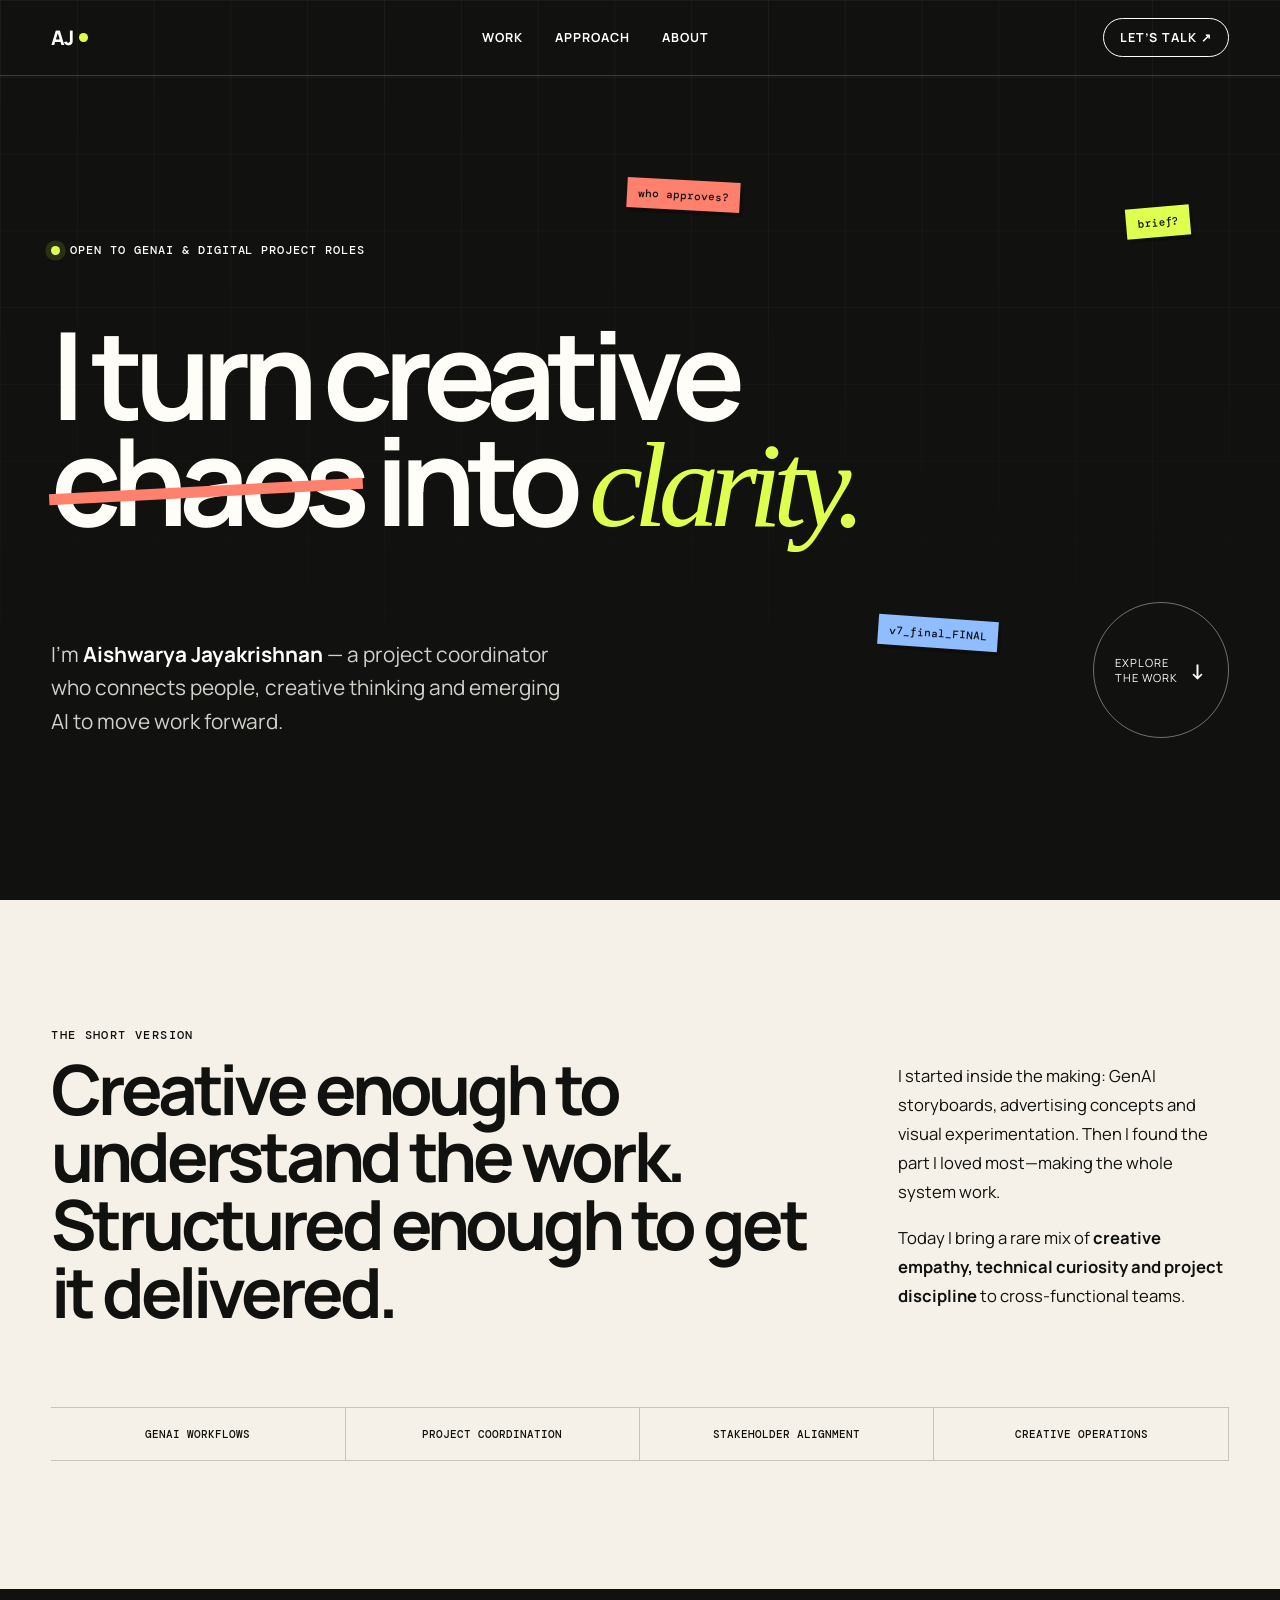
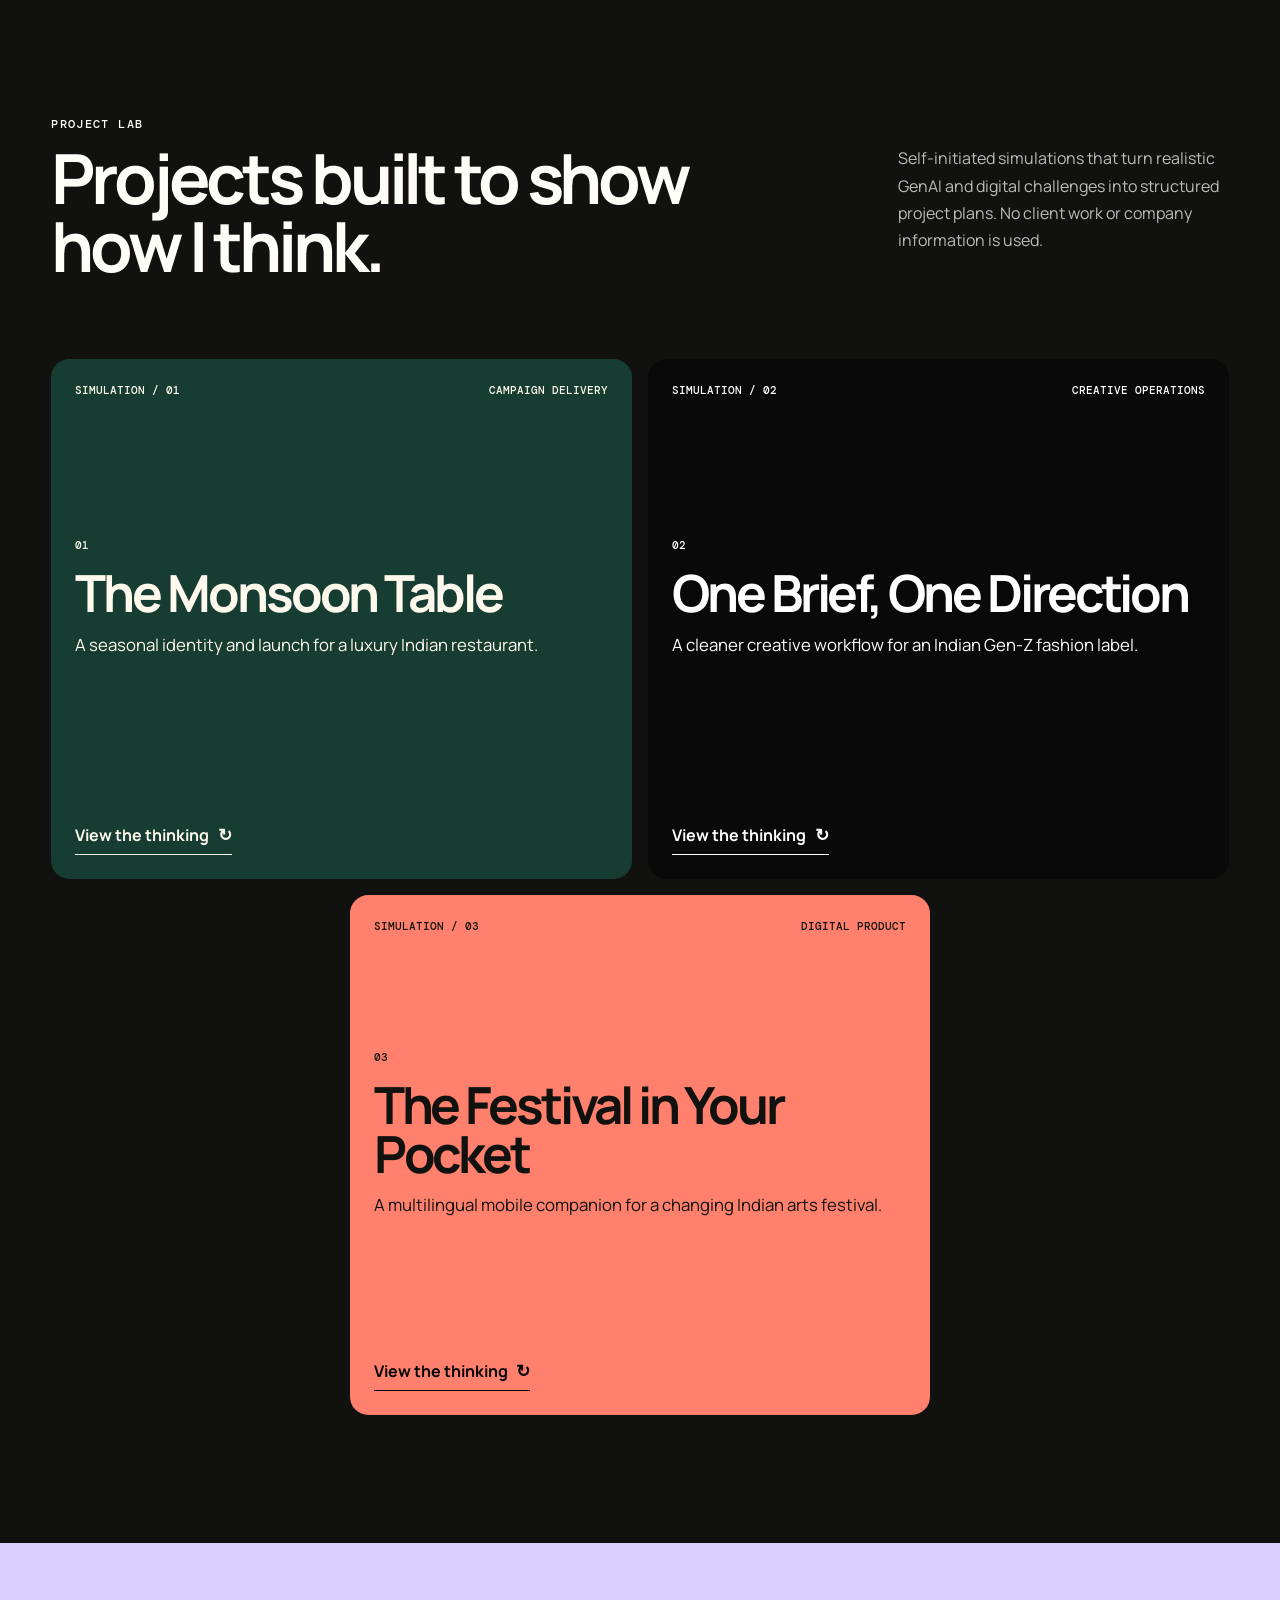
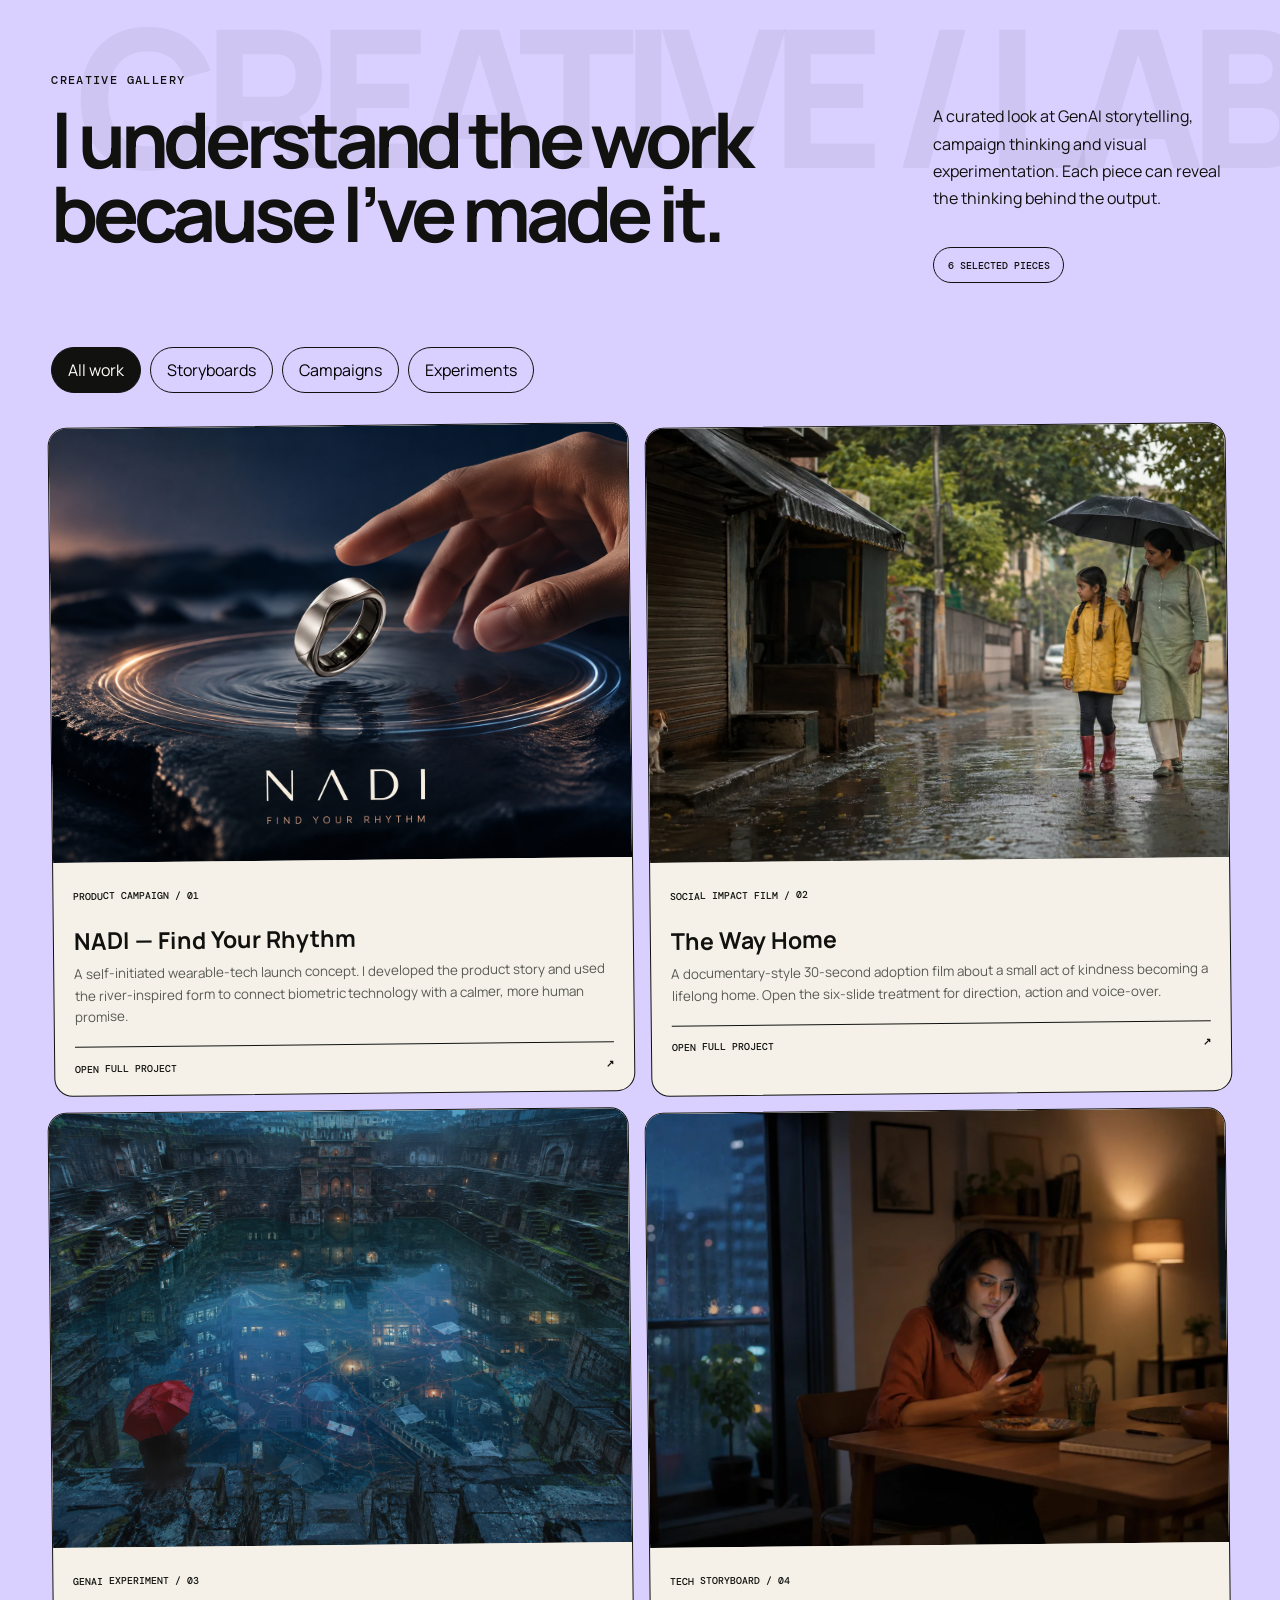
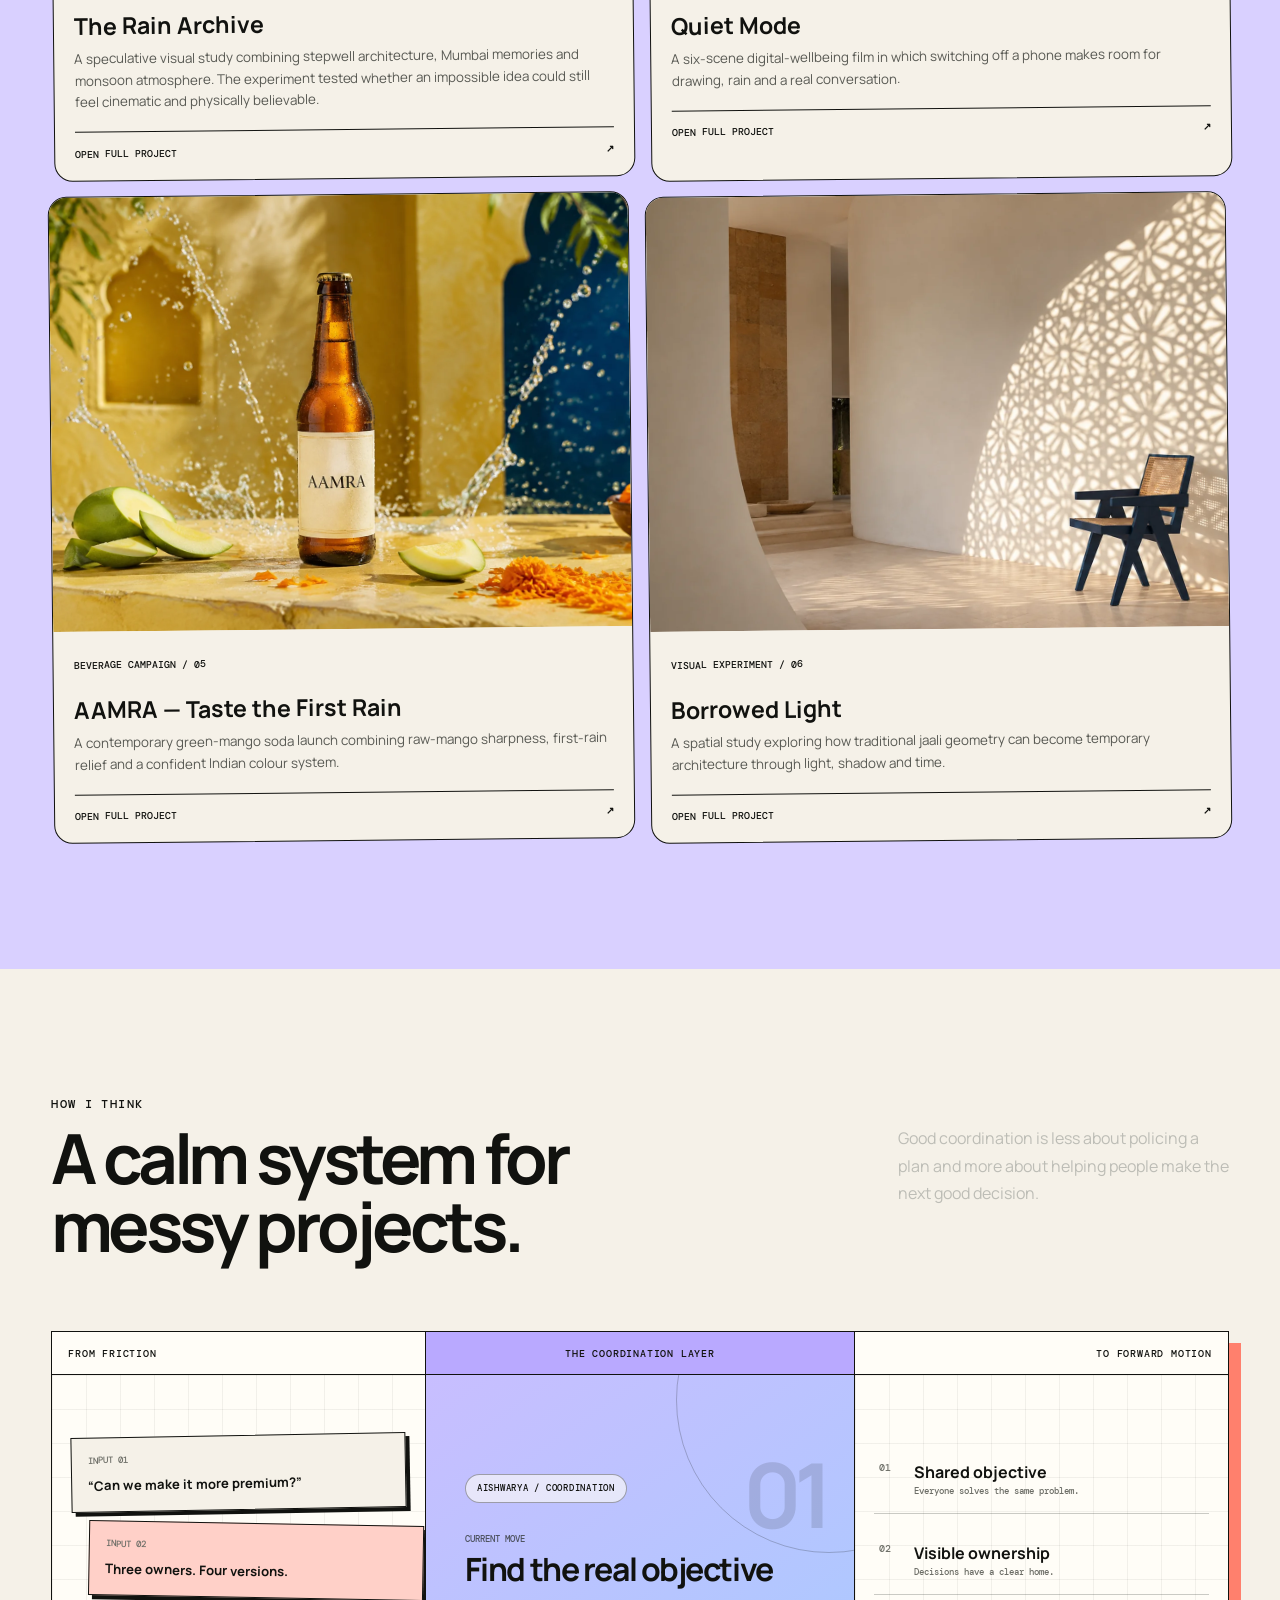
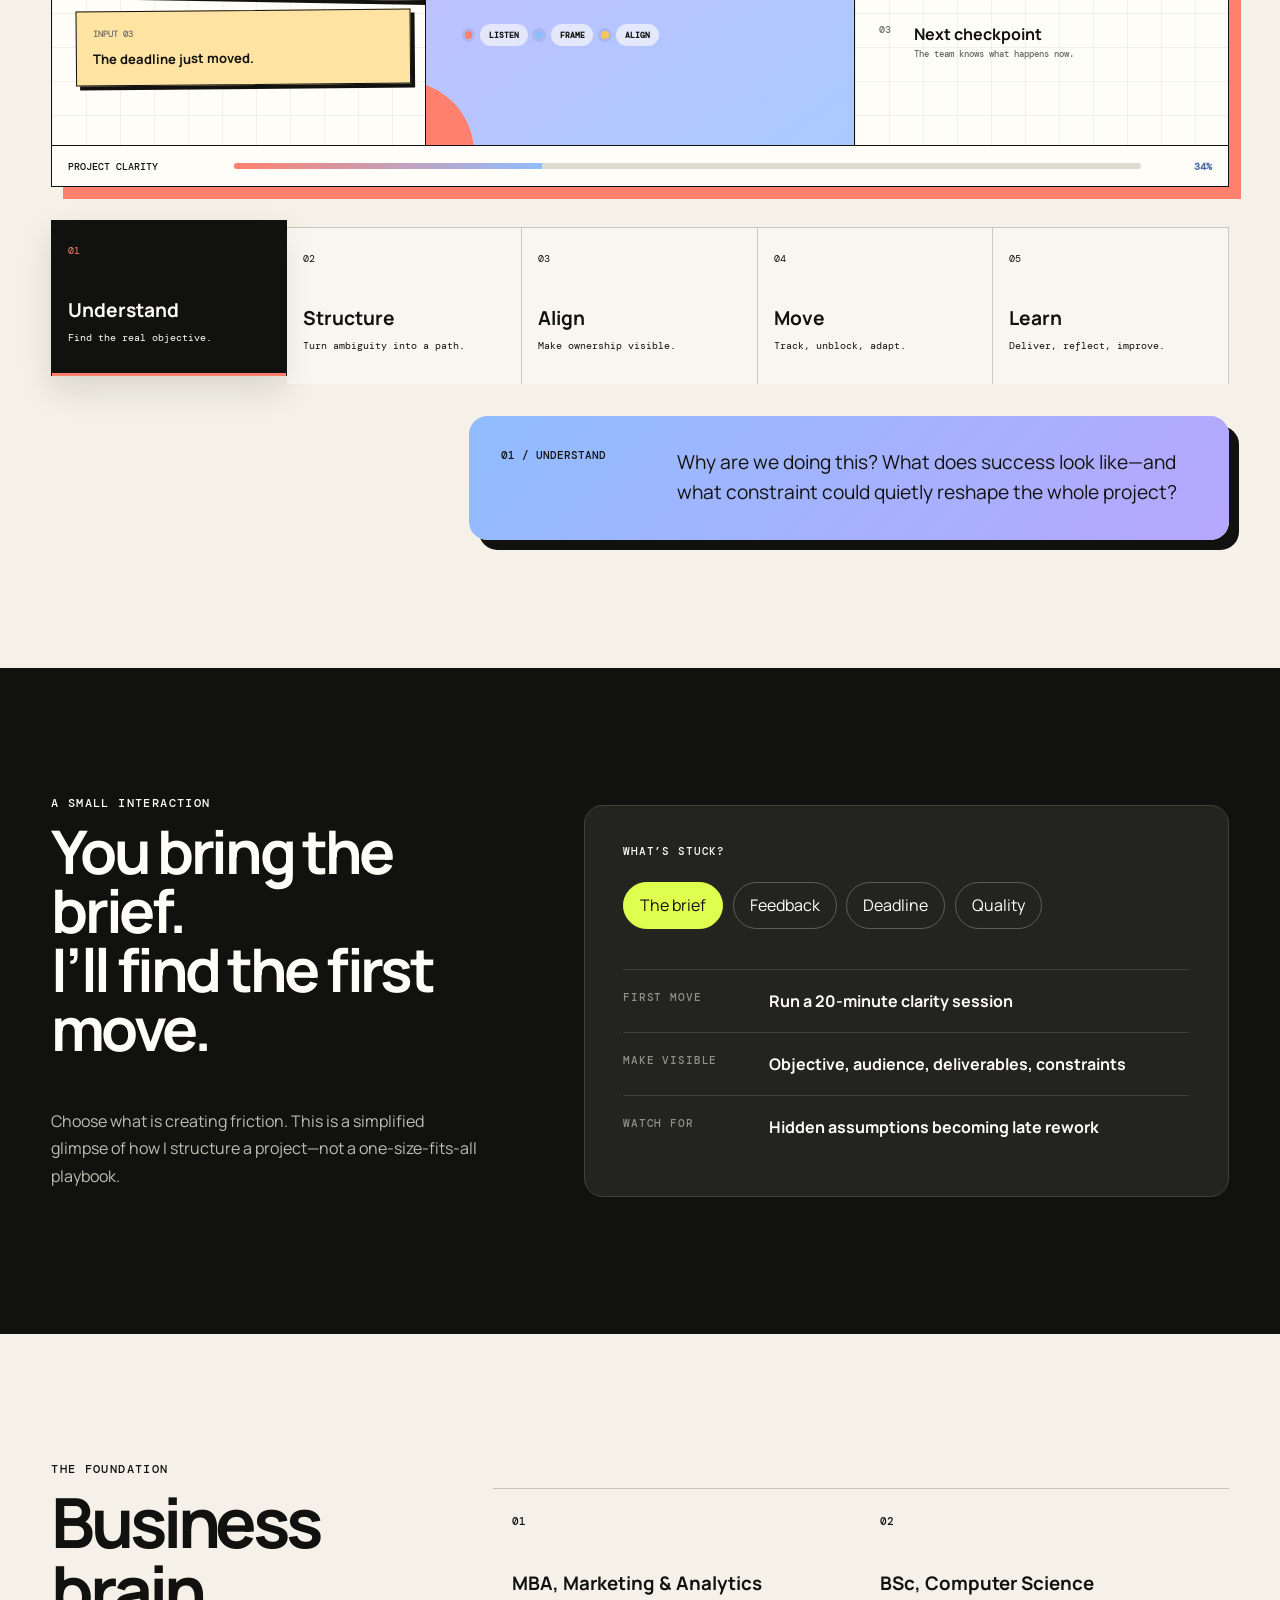
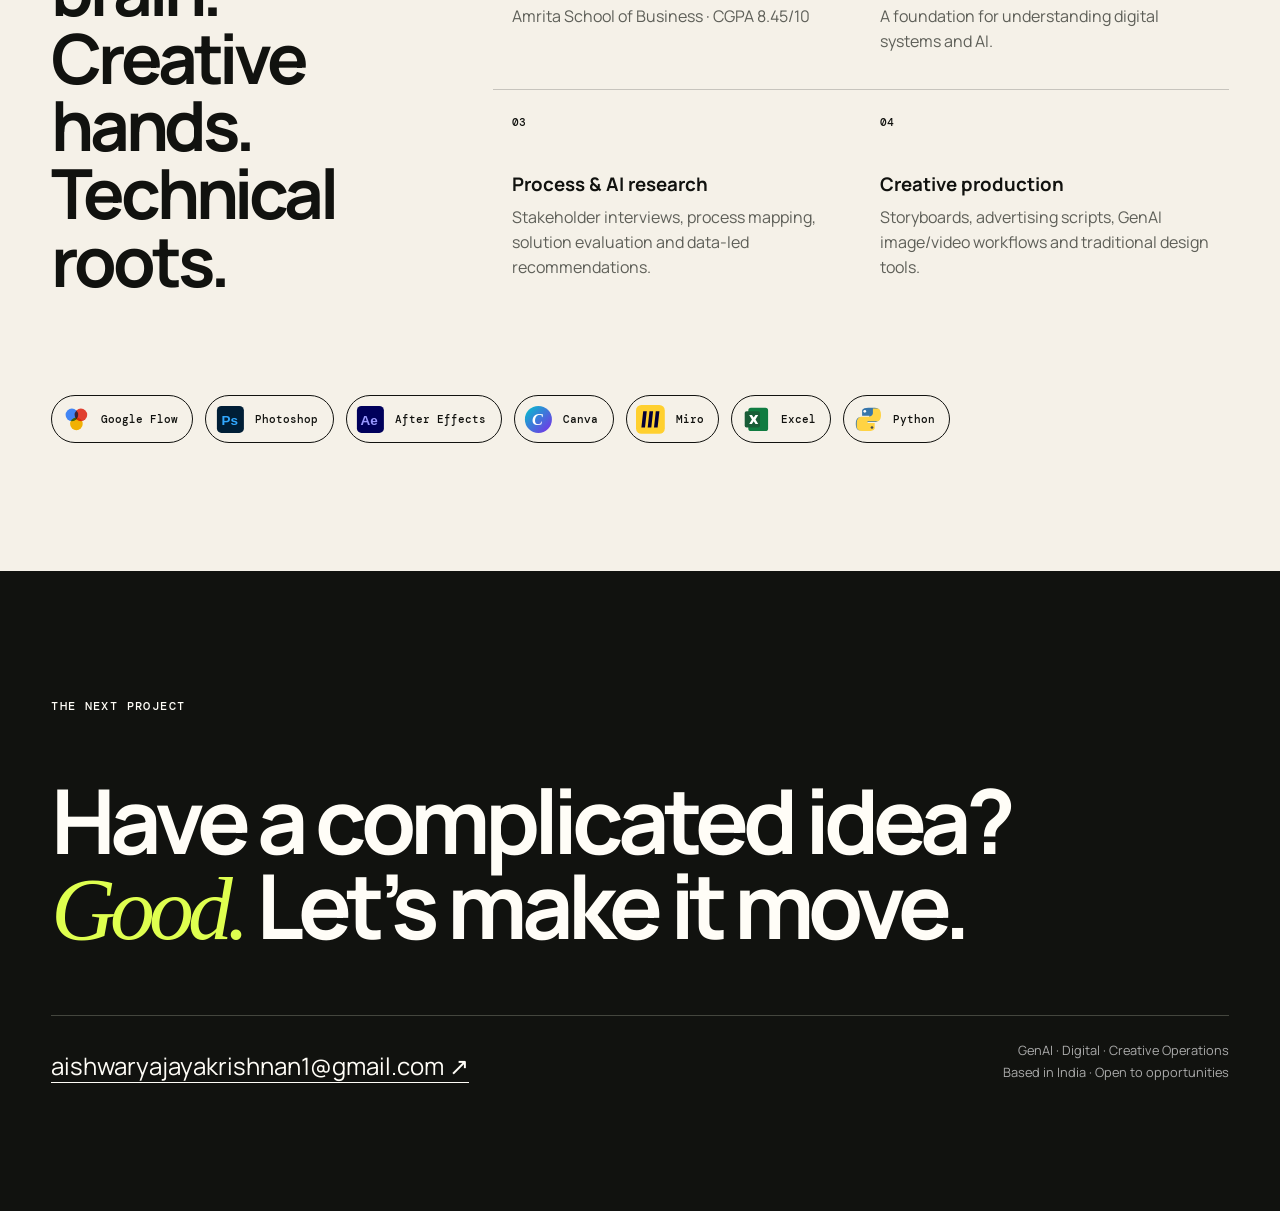
<file: index.html>
<!doctype html>
<html lang="en">
<head>
  <meta charset="utf-8">
  <meta name="viewport" content="width=device-width, initial-scale=1">
  <meta name="description" content="Aishwarya Jayakrishnan — GenAI and Digital Project Coordinator bridging people, creative work and emerging technology.">
  <meta name="theme-color" content="#f2ff63">
  <title>Aishwarya Jayakrishnan — GenAI & Digital Project Coordinator</title>
  <link rel="preconnect" href="https://fonts.googleapis.com">
  <link rel="preconnect" href="https://fonts.gstatic.com" crossorigin>
  <link href="https://fonts.googleapis.com/css2?family=DM+Mono:wght@400;500&family=Manrope:wght@400;500;600;700;800&display=swap" rel="stylesheet">
  <link rel="stylesheet" href="styles.css">
  <link rel="stylesheet" href="revision.css">
  <link rel="stylesheet" href="gallery.css">
  <link rel="stylesheet" href="gallery-v2.css">
  <link rel="stylesheet" href="approach-v2.css">
  <link rel="stylesheet" href="approach-v3.css">
  <link rel="stylesheet" href="project-cards.css">
  <link rel="stylesheet" href="project-cards-v2.css">
  <link rel="stylesheet" href="brand-cards.css">
  <link rel="stylesheet" href="mobile.css">
  <link rel="stylesheet" href="tool-badges.css">
</head>
<body>
  <a class="skip-link" href="#main">Skip to content</a>
  <header class="site-header">
    <a class="brand" href="#top" aria-label="Aishwarya Jayakrishnan, home"><span>AJ</span><span class="brand-dot"></span></a>
    <nav aria-label="Primary navigation">
      <a href="#work">Work</a><a href="#approach">Approach</a><a href="#about">About</a>
    </nav>
    <a class="header-cta" href="mailto:aishwaryajayakrishnan1@gmail.com">Let’s talk <span>↗</span></a>
  </header>

  <main id="main">
    <section class="hero" id="top">
      <div class="hero-kicker reveal"><span class="status-dot"></span> Open to GenAI & digital project roles</div>
      <h1 class="reveal">I turn creative<br><span class="scribble-wrap">chaos<span class="scribble" aria-hidden="true"></span></span> into <em>clarity.</em></h1>
      <div class="hero-bottom reveal">
        <p>I’m <strong>Aishwarya Jayakrishnan</strong> — a project coordinator who connects people, creative thinking and emerging AI to move work forward.</p>
        <a class="round-link" href="#work" aria-label="Explore selected work"><span>Explore<br>the work</span><b>↓</b></a>
      </div>
      <div class="floating-note note-one" aria-hidden="true">brief?</div>
      <div class="floating-note note-two" aria-hidden="true">v7_final_FINAL</div>
      <div class="floating-note note-three" aria-hidden="true">who approves?</div>
    </section>

    <section class="manifesto section-pad" id="about">
      <p class="eyebrow reveal">THE SHORT VERSION</p>
      <div class="manifesto-grid">
        <h2 class="reveal">Creative enough to understand the work.<br>Structured enough to get it delivered.</h2>
        <div class="manifesto-copy reveal">
          <p>I started inside the making: GenAI storyboards, advertising concepts and visual experimentation. Then I found the part I loved most—making the whole system work.</p>
          <p>Today I bring a rare mix of <strong>creative empathy, technical curiosity and project discipline</strong> to cross-functional teams.</p>
        </div>
      </div>
      <div class="signal-strip reveal" aria-label="Core strengths">
        <span>GenAI workflows</span><span>Project coordination</span><span>Stakeholder alignment</span><span>Creative operations</span>
      </div>
    </section>

    <section class="work project-lab section-pad dark" id="work">
      <div class="section-heading reveal">
        <div><p class="eyebrow">PROJECT LAB</p><h2>Projects built to show<br>how I think.</h2></div>
        <p>Self-initiated simulations that turn realistic GenAI and digital challenges into structured project plans. No client work or company information is used.</p>
      </div>

      <div class="flip-grid">
        <article class="flip-card reveal" data-flip-card>
          <div class="flip-inner">
            <div class="flip-face flip-front lime">
              <div class="case-top"><span>SIMULATION / 01</span><span>Campaign delivery</span></div>
              <div><p class="flip-number">01</p><h3>The Monsoon Table</h3><p>A seasonal identity and launch for a luxury Indian restaurant.</p></div>
              <button class="flip-trigger" aria-expanded="false">View the thinking <span>↻</span></button>
            </div>
            <div class="flip-face flip-back">
              <div class="case-top"><span>THE PROJECT</span><button class="flip-trigger flip-close" aria-label="Show project cover" aria-expanded="true">×</button></div>
              <dl><div><dt>Problem</dt><dd>A luxury restaurant needs one seasonal story across menu, photography, reservations and social.</dd></div><div><dt>Output</dt><dd>Launch brief, identity system, production plan, dependencies, approvals and QA.</dd></div><div><dt>Focus</dt><dd>Brand launch · Production · Hospitality</dd></div></dl>
              <a href="project-campaign.html">Open full project <span>↗</span></a>
            </div>
          </div>
        </article>
        <article class="flip-card reveal" data-flip-card>
          <div class="flip-inner">
            <div class="flip-face flip-front blue">
              <div class="case-top"><span>SIMULATION / 02</span><span>Creative operations</span></div>
              <div><p class="flip-number">02</p><h3>One Brief, One Direction</h3><p>A cleaner creative workflow for an Indian Gen-Z fashion label.</p></div>
              <button class="flip-trigger" aria-expanded="false">View the thinking <span>↻</span></button>
            </div>
            <div class="flip-face flip-back">
              <div class="case-top"><span>THE PROJECT</span><button class="flip-trigger flip-close" aria-label="Show project cover" aria-expanded="true">×</button></div>
              <dl><div><dt>Problem</dt><dd>Drop campaigns are slowed by scattered briefs, competing feedback and unclear final files.</dd></div><div><dt>Output</dt><dd>Drop intake, RACI-lite, review rhythm, version system and channel handoff.</dd></div><div><dt>Focus</dt><dd>Creative operations · Fashion · Launch control</dd></div></dl>
              <a href="project-workflow.html">Open full project <span>↗</span></a>
            </div>
          </div>
        </article>
        <article class="flip-card reveal" data-flip-card>
          <div class="flip-inner">
            <div class="flip-face flip-front coral">
              <div class="case-top"><span>SIMULATION / 03</span><span>Digital product</span></div>
              <div><p class="flip-number">03</p><h3>The Festival in Your Pocket</h3><p>A multilingual mobile companion for a changing Indian arts festival.</p></div>
              <button class="flip-trigger" aria-expanded="false">View the thinking <span>↻</span></button>
            </div>
            <div class="flip-face flip-back">
              <div class="case-top"><span>THE PROJECT</span><button class="flip-trigger flip-close" aria-label="Show project cover" aria-expanded="true">×</button></div>
              <dl><div><dt>Problem</dt><dd>A multi-venue festival needs one reliable place for schedules, maps and live changes.</dd></div><div><dt>Output</dt><dd>MVP scope, content model, delivery roadmap, UAT plan and launch controls.</dd></div><div><dt>Focus</dt><dd>Digital delivery · Content operations · User experience</dd></div></dl>
              <a href="project-ai-adoption.html">Open full project <span>↗</span></a>
            </div>
          </div>
        </article>
      </div>
    </section>

    <section class="gallery section-pad" id="gallery">
      <div class="gallery-head reveal">
        <div><p class="eyebrow">CREATIVE GALLERY</p><h2>I understand the work<br>because I’ve made it.</h2></div>
        <div><p>A curated look at GenAI storytelling, campaign thinking and visual experimentation. Each piece can reveal the thinking behind the output.</p><span class="gallery-count" id="gallery-count">READY FOR YOUR WORK</span></div>
      </div>
      <div class="gallery-filters reveal" role="group" aria-label="Filter creative work">
        <button class="gallery-filter active" data-filter="all">All work</button><button class="gallery-filter" data-filter="storyboard">Storyboards</button><button class="gallery-filter" data-filter="campaign">Campaigns</button><button class="gallery-filter" data-filter="experiment">Experiments</button>
      </div>
      <div class="gallery-grid" id="gallery-grid"></div>
    </section>

    <section class="approach section-pad" id="approach">
      <div class="section-heading reveal">
        <div><p class="eyebrow">HOW I THINK</p><h2>A calm system for<br>messy projects.</h2></div>
        <p>Good coordination is less about policing a plan and more about helping people make the next good decision.</p>
      </div>
      <div class="clarity-board reveal" aria-hidden="true">
        <div class="clarity-board-head"><span>FROM FRICTION</span><span>THE COORDINATION LAYER</span><span>TO FORWARD MOTION</span></div>
        <div class="clarity-board-grid">
          <div class="friction-stack">
            <div><small>INPUT 01</small><strong>“Can we make it more premium?”</strong></div>
            <div><small>INPUT 02</small><strong>Three owners. Four versions.</strong></div>
            <div><small>INPUT 03</small><strong>The deadline just moved.</strong></div>
          </div>
          <div class="coordination-core">
            <span class="core-label">AISHWARYA / COORDINATION</span>
            <div class="core-index">01</div>
            <small>CURRENT MOVE</small>
            <strong id="console-focus">Find the real objective</strong>
            <div class="core-signal"><i></i><span>LISTEN</span><i></i><span>FRAME</span><i></i><span>ALIGN</span></div>
          </div>
          <div class="outcome-stack">
            <div><span>01</span><strong>Shared objective</strong><small>Everyone solves the same problem.</small></div>
            <div><span>02</span><strong>Visible ownership</strong><small>Decisions have a clear home.</small></div>
            <div><span>03</span><strong>Next checkpoint</strong><small>The team knows what happens now.</small></div>
          </div>
        </div>
        <div class="clarity-meter"><span>PROJECT CLARITY</span><div><i id="clarity-fill"></i></div><b id="clarity-value">34%</b></div>
      </div>
      <div class="steps" role="list">
        <button class="step active" role="listitem" data-step="0"><span>01</span><strong>Understand</strong><small>Find the real objective.</small></button>
        <button class="step" role="listitem" data-step="1"><span>02</span><strong>Structure</strong><small>Turn ambiguity into a path.</small></button>
        <button class="step" role="listitem" data-step="2"><span>03</span><strong>Align</strong><small>Make ownership visible.</small></button>
        <button class="step" role="listitem" data-step="3"><span>04</span><strong>Move</strong><small>Track, unblock, adapt.</small></button>
        <button class="step" role="listitem" data-step="4"><span>05</span><strong>Learn</strong><small>Deliver, reflect, improve.</small></button>
      </div>
      <div class="step-detail reveal" aria-live="polite">
        <span id="step-number">01 / UNDERSTAND</span>
        <p id="step-copy">Why are we doing this? What does success look like—and what constraint could quietly reshape the whole project?</p>
      </div>
    </section>

    <section class="simulator section-pad dark" id="simulator">
      <div class="sim-copy reveal"><p class="eyebrow">A SMALL INTERACTION</p><h2>You bring the brief.<br>I’ll find the first move.</h2><p>Choose what is creating friction. This is a simplified glimpse of how I structure a project—not a one-size-fits-all playbook.</p></div>
      <div class="sim-panel reveal">
        <p class="mono-label">WHAT’S STUCK?</p>
        <div class="choice-row" role="group" aria-label="Choose a project challenge">
          <button class="choice active" data-sim="brief">The brief</button><button class="choice" data-sim="feedback">Feedback</button><button class="choice" data-sim="deadline">Deadline</button><button class="choice" data-sim="quality">Quality</button>
        </div>
        <div class="sim-output" aria-live="polite">
          <div><span>FIRST MOVE</span><strong id="sim-move">Run a 20-minute clarity session</strong></div>
          <div><span>MAKE VISIBLE</span><strong id="sim-visible">Objective, audience, deliverables, constraints</strong></div>
          <div><span>WATCH FOR</span><strong id="sim-risk">Hidden assumptions becoming late rework</strong></div>
        </div>
      </div>
    </section>

    <section class="proof section-pad">
      <p class="eyebrow reveal">THE FOUNDATION</p>
      <div class="proof-grid reveal">
        <div class="proof-lead"><h2>Business brain.<br>Creative hands.<br>Technical roots.</h2></div>
        <div class="proof-item"><span>01</span><h3>MBA, Marketing & Analytics</h3><p>Amrita School of Business · CGPA 8.45/10</p></div>
        <div class="proof-item"><span>02</span><h3>BSc, Computer Science</h3><p>A foundation for understanding digital systems and AI.</p></div>
        <div class="proof-item"><span>03</span><h3>Process & AI research</h3><p>Stakeholder interviews, process mapping, solution evaluation and data-led recommendations.</p></div>
        <div class="proof-item"><span>04</span><h3>Creative production</h3><p>Storyboards, advertising scripts, GenAI image/video workflows and traditional design tools.</p></div>
      </div>
      <div class="tool-cloud reveal" aria-label="Tools I work with">
        <span class="tool-badge"><svg class="tool-logo flow-logo" viewBox="0 0 32 32" aria-hidden="true"><circle cx="11" cy="11" r="7"/><circle cx="21" cy="11" r="7"/><circle cx="16" cy="21" r="7"/></svg><b>Google Flow</b></span>
        <span class="tool-badge"><svg class="tool-logo adobe-logo ps-logo" viewBox="0 0 32 32" aria-hidden="true"><rect x="1" y="1" width="30" height="30" rx="5"/><text x="6" y="22">Ps</text></svg><b>Photoshop</b></span>
        <span class="tool-badge"><svg class="tool-logo adobe-logo ae-logo" viewBox="0 0 32 32" aria-hidden="true"><rect x="1" y="1" width="30" height="30" rx="5"/><text x="5" y="22">Ae</text></svg><b>After Effects</b></span>
        <span class="tool-badge"><svg class="tool-logo canva-logo" viewBox="0 0 32 32" aria-hidden="true"><defs><linearGradient id="canvaGradient" x1="0" y1="0" x2="1" y2="1"><stop stop-color="#00c4cc"/><stop offset="1" stop-color="#7d2ae8"/></linearGradient></defs><circle cx="16" cy="16" r="15"/><text x="9" y="22">C</text></svg><b>Canva</b></span>
        <span class="tool-badge"><svg class="tool-logo miro-logo" viewBox="0 0 32 32" aria-hidden="true"><rect width="32" height="32" rx="6"/><path d="M8 7h4l-2 18H6zm7 0h4l-2 18h-4zm7 0h4l-2 18h-4z"/></svg><b>Miro</b></span>
        <span class="tool-badge"><svg class="tool-logo excel-logo" viewBox="0 0 32 32" aria-hidden="true"><rect x="7" y="3" width="22" height="26" rx="3"/><rect x="3" y="7" width="17" height="18" rx="2"/><path d="m8 11 3 5-3 5h3l2-3 2 3h3l-3-5 3-5h-3l-2 3-2-3z"/></svg><b>Excel</b></span>
        <span class="tool-badge"><svg class="tool-logo python-logo" viewBox="0 0 32 32" aria-hidden="true"><path d="M16 3c-8 0-7 4-7 4v5h8v2H6s-4 0-4 7 4 7 4 7h5v-5s0-4 5-4h7c4 0 6-3 6-7V8s0-5-6-5z"/><circle cx="12" cy="7" r="1.5"/><path d="M16 29c8 0 7-4 7-4v-5h-8v-2h11s4 0 4-7-4-7-4-7h-5v5s0 4-5 4H9c-4 0-6 3-6 7v4s0 5 6 5z"/><circle cx="20" cy="25" r="1.5"/></svg><b>Python</b></span>
      </div>
    </section>

    <section class="contact section-pad dark" id="contact">
      <p class="eyebrow reveal">THE NEXT PROJECT</p>
      <h2 class="reveal">Have a complicated idea?<br><em>Good.</em> Let’s make it move.</h2>
      <div class="contact-bottom reveal">
        <a href="mailto:aishwaryajayakrishnan1@gmail.com">aishwaryajayakrishnan1@gmail.com <span>↗</span></a>
        <p>GenAI · Digital · Creative Operations<br>Based in India · Open to opportunities</p>
      </div>
    </section>
  </main>

  <dialog class="case-dialog" id="case-dialog" aria-labelledby="dialog-title">
    <button class="dialog-close" aria-label="Close case study">×</button>
    <p class="eyebrow" id="dialog-label"></p><h2 id="dialog-title"></h2><p class="dialog-intro" id="dialog-intro"></p>
    <div class="dialog-grid" id="dialog-grid"></div>
    <p class="confidentiality">Visual assets and identifying project information are withheld to respect client and company confidentiality.</p>
  </dialog>

  <script src="gallery-data.js"></script>
  <script src="script.js"></script>
</body>
</html>
</file>
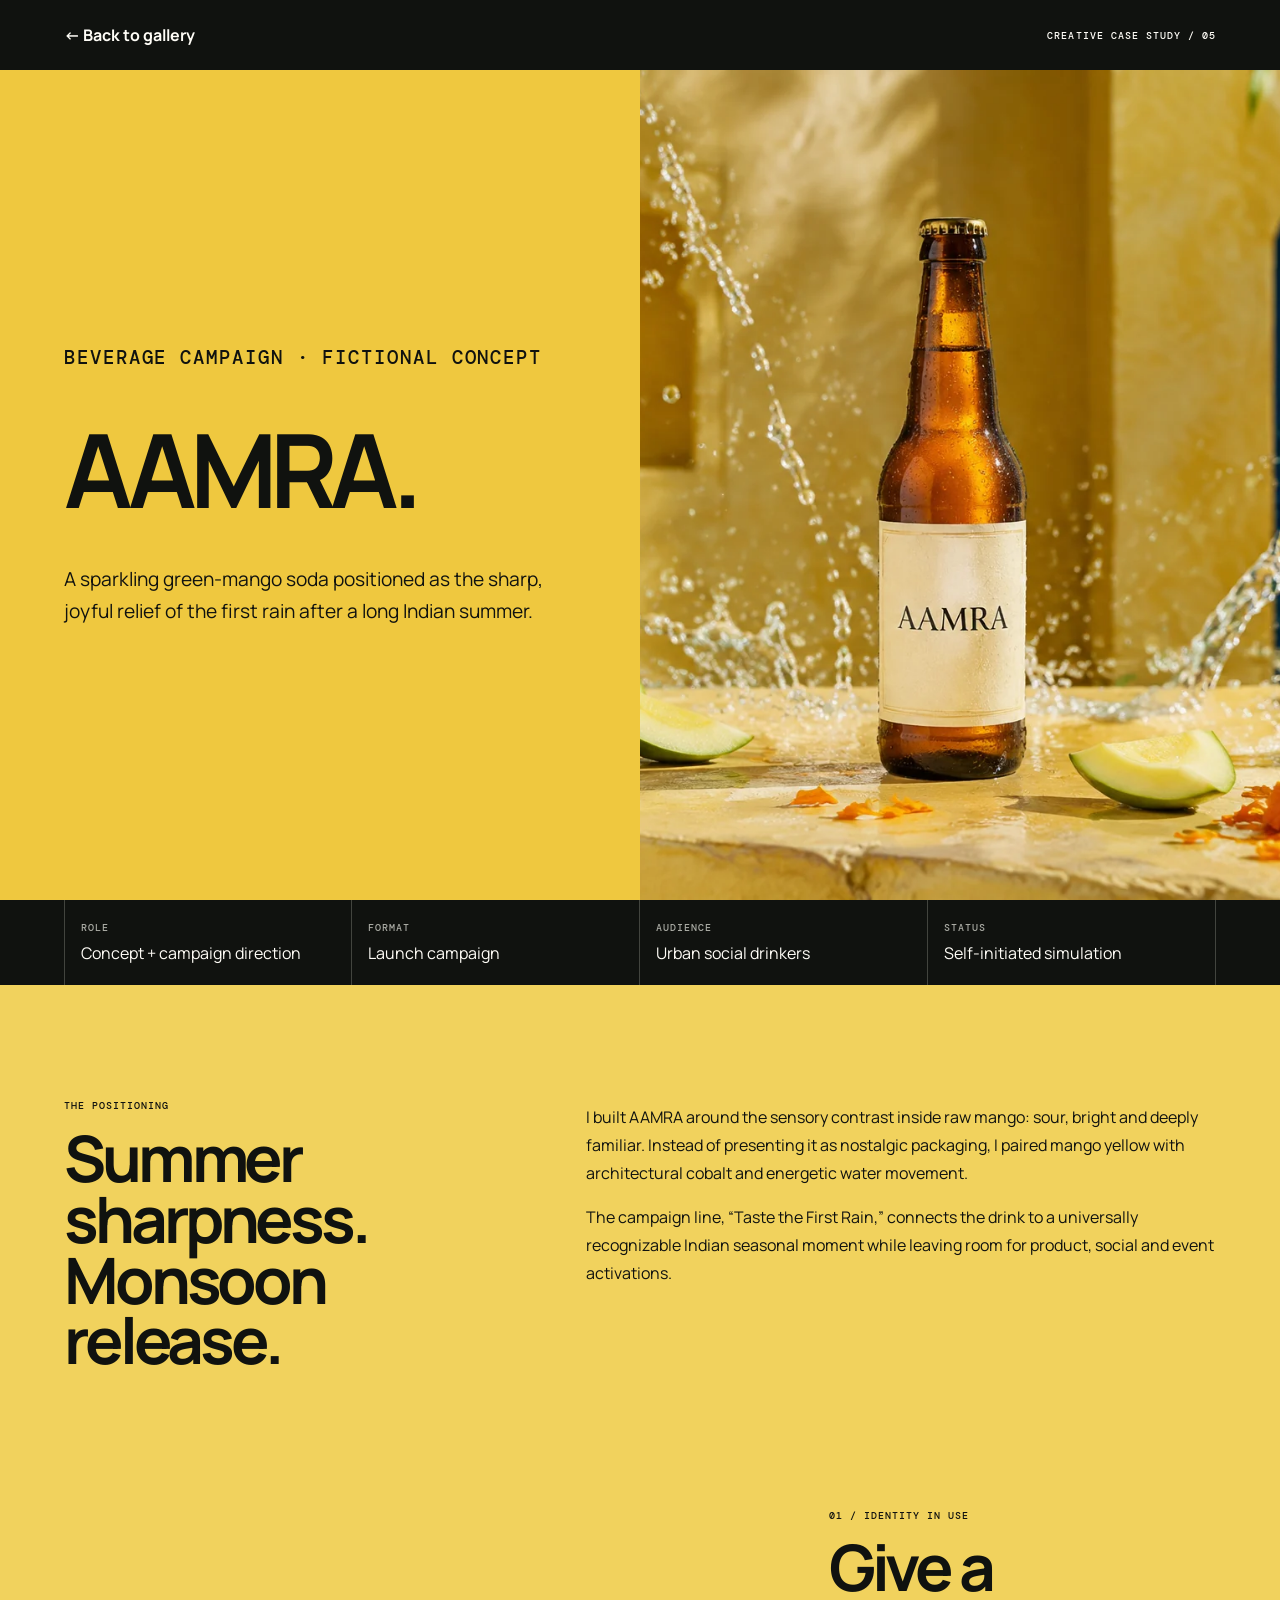
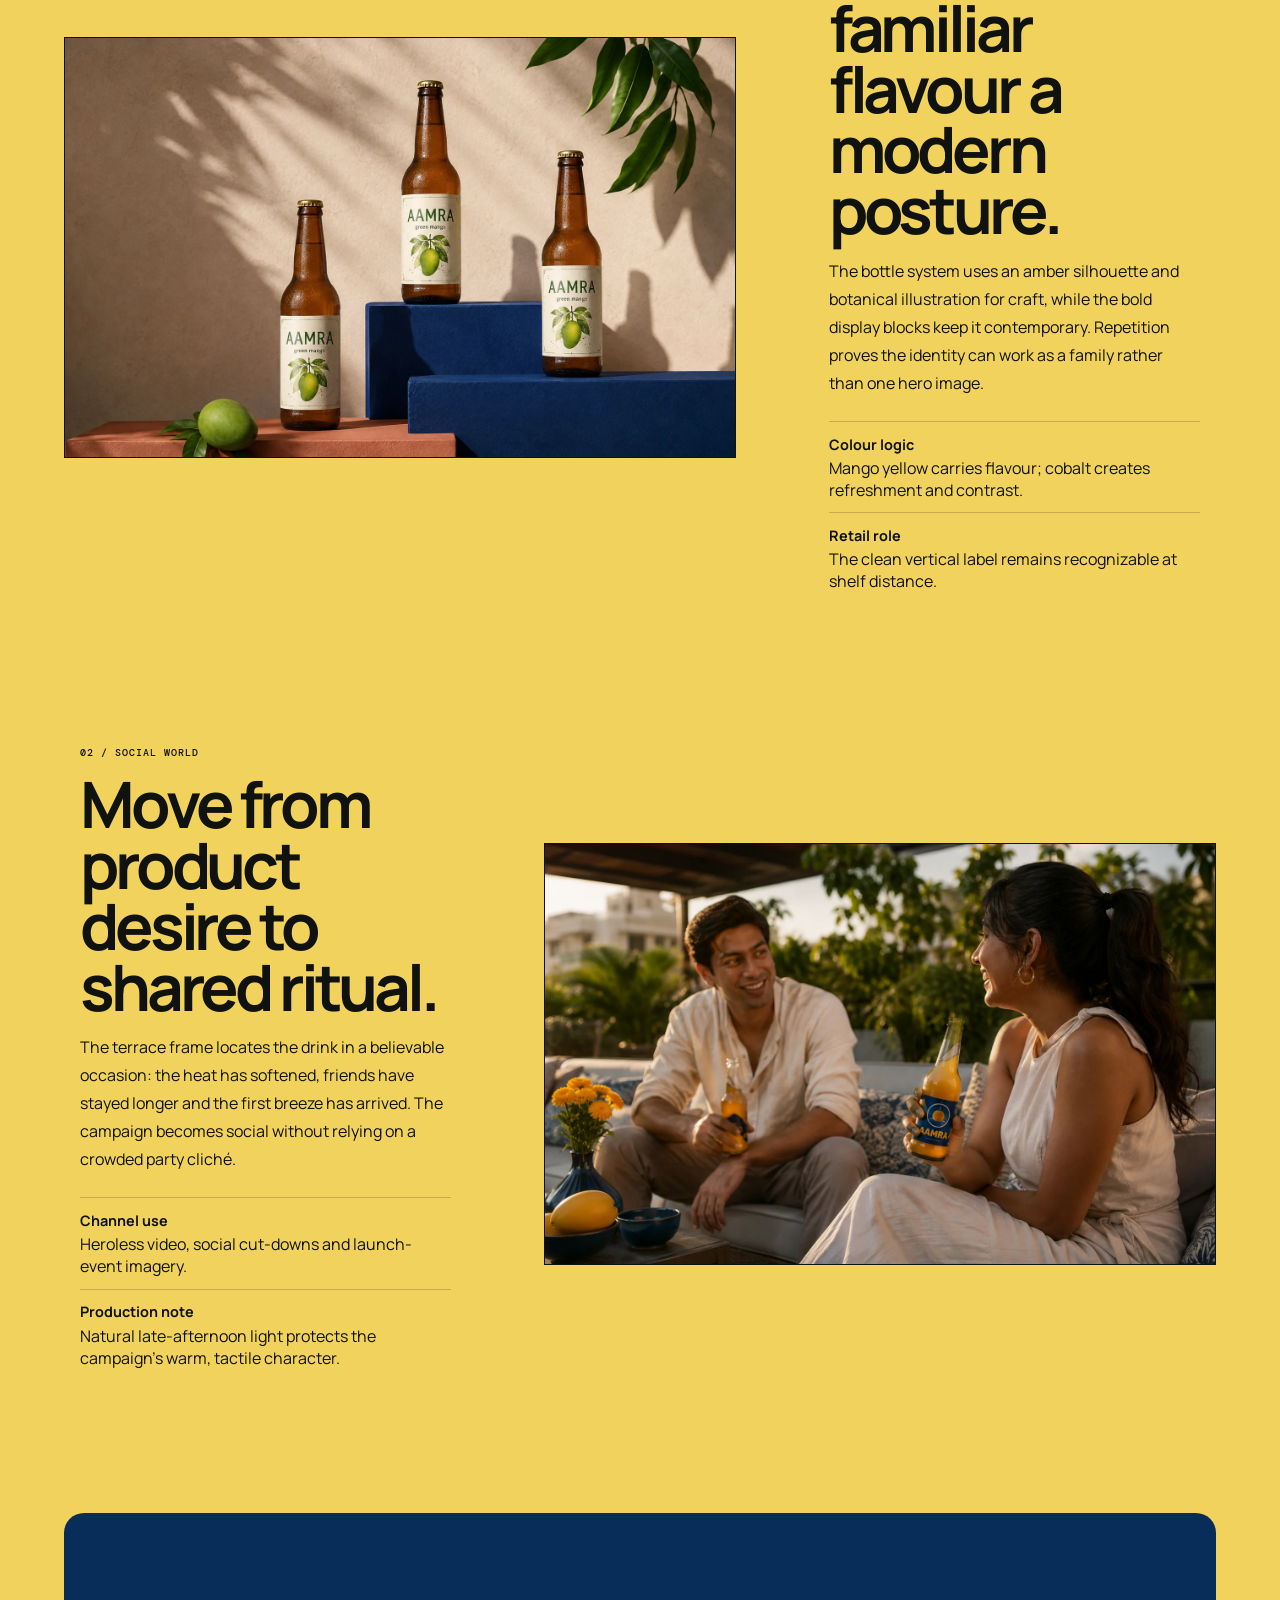
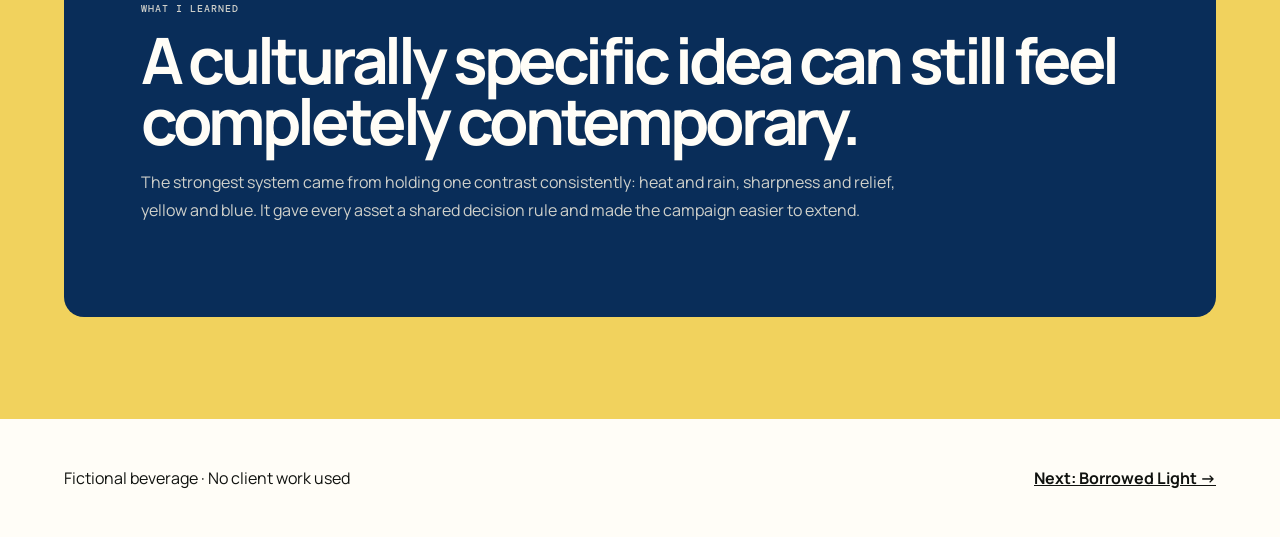
<file: creative-aamra.html>
<!doctype html><html lang="en"><head><meta charset="utf-8"><meta name="viewport" content="width=device-width,initial-scale=1"><meta name="description" content="AAMRA — a fictional green mango soda campaign."><title>AAMRA — Taste the First Rain</title><link rel="preconnect" href="https://fonts.googleapis.com"><link rel="preconnect" href="https://fonts.gstatic.com" crossorigin><link href="https://fonts.googleapis.com/css2?family=DM+Mono:wght@400;500&family=Manrope:wght@400;600;700;800&display=swap" rel="stylesheet"><link rel="stylesheet" href="creative-project.css"><style>:root{--paper:#f1d25d;--warm:#e97b25}.creative-hero-copy{background:#efc83f}.reflection{background:#092d59}</style></head><body><header class="creative-nav"><a href="index.html#gallery">← Back to gallery</a><span>CREATIVE CASE STUDY / 05</span></header><main>
<section class="creative-hero"><div class="creative-hero-copy"><p class="eyebrow">BEVERAGE CAMPAIGN · FICTIONAL CONCEPT</p><h1>AAMRA.</h1><p>A sparkling green-mango soda positioned as the sharp, joyful relief of the first rain after a long Indian summer.</p></div><figure class="creative-hero-media"><img src="assets/gallery/aamra-01.webp" alt="AAMRA green mango soda campaign hero"></figure></section>
<section class="facts"><div class="fact"><span>ROLE</span>Concept + campaign direction</div><div class="fact"><span>FORMAT</span>Launch campaign</div><div class="fact"><span>AUDIENCE</span>Urban social drinkers</div><div class="fact"><span>STATUS</span>Self-initiated simulation</div></section>
<div class="creative-body"><section class="intro-grid"><div><p class="eyebrow">THE POSITIONING</p><h2>Summer sharpness. Monsoon release.</h2></div><div><p>I built AAMRA around the sensory contrast inside raw mango: sour, bright and deeply familiar. Instead of presenting it as nostalgic packaging, I paired mango yellow with architectural cobalt and energetic water movement.</p><p>The campaign line, “Taste the First Rain,” connects the drink to a universally recognizable Indian seasonal moment while leaving room for product, social and event activations.</p></div></section><section class="creative-assets">
<article class="asset-story"><figure class="asset-media"><img src="assets/gallery/aamra-02.webp" alt="AAMRA bottle range on cobalt display blocks"></figure><div class="asset-copy"><span>01 / IDENTITY IN USE</span><h2>Give a familiar flavour a modern posture.</h2><p>The bottle system uses an amber silhouette and botanical illustration for craft, while the bold display blocks keep it contemporary. Repetition proves the identity can work as a family rather than one hero image.</p><div class="decision-list"><div><strong>Colour logic</strong>Mango yellow carries flavour; cobalt creates refreshment and contrast.</div><div><strong>Retail role</strong>The clean vertical label remains recognizable at shelf distance.</div></div></div></article>
<article class="asset-story"><figure class="asset-media"><img src="assets/gallery/aamra-03.webp" alt="Friends sharing AAMRA soda on an Indian terrace"></figure><div class="asset-copy"><span>02 / SOCIAL WORLD</span><h2>Move from product desire to shared ritual.</h2><p>The terrace frame locates the drink in a believable occasion: the heat has softened, friends have stayed longer and the first breeze has arrived. The campaign becomes social without relying on a crowded party cliché.</p><div class="decision-list"><div><strong>Channel use</strong>Heroless video, social cut-downs and launch-event imagery.</div><div><strong>Production note</strong>Natural late-afternoon light protects the campaign’s warm, tactile character.</div></div></div></article></section>
<section class="reflection"><p class="eyebrow">WHAT I LEARNED</p><h2>A culturally specific idea can still feel completely contemporary.</h2><p>The strongest system came from holding one contrast consistently: heat and rain, sharpness and relief, yellow and blue. It gave every asset a shared decision rule and made the campaign easier to extend.</p></section></div></main><footer class="creative-footer"><span>Fictional beverage · No client work used</span><a href="creative-borrowed-light.html">Next: Borrowed Light →</a></footer></body></html>
</file>
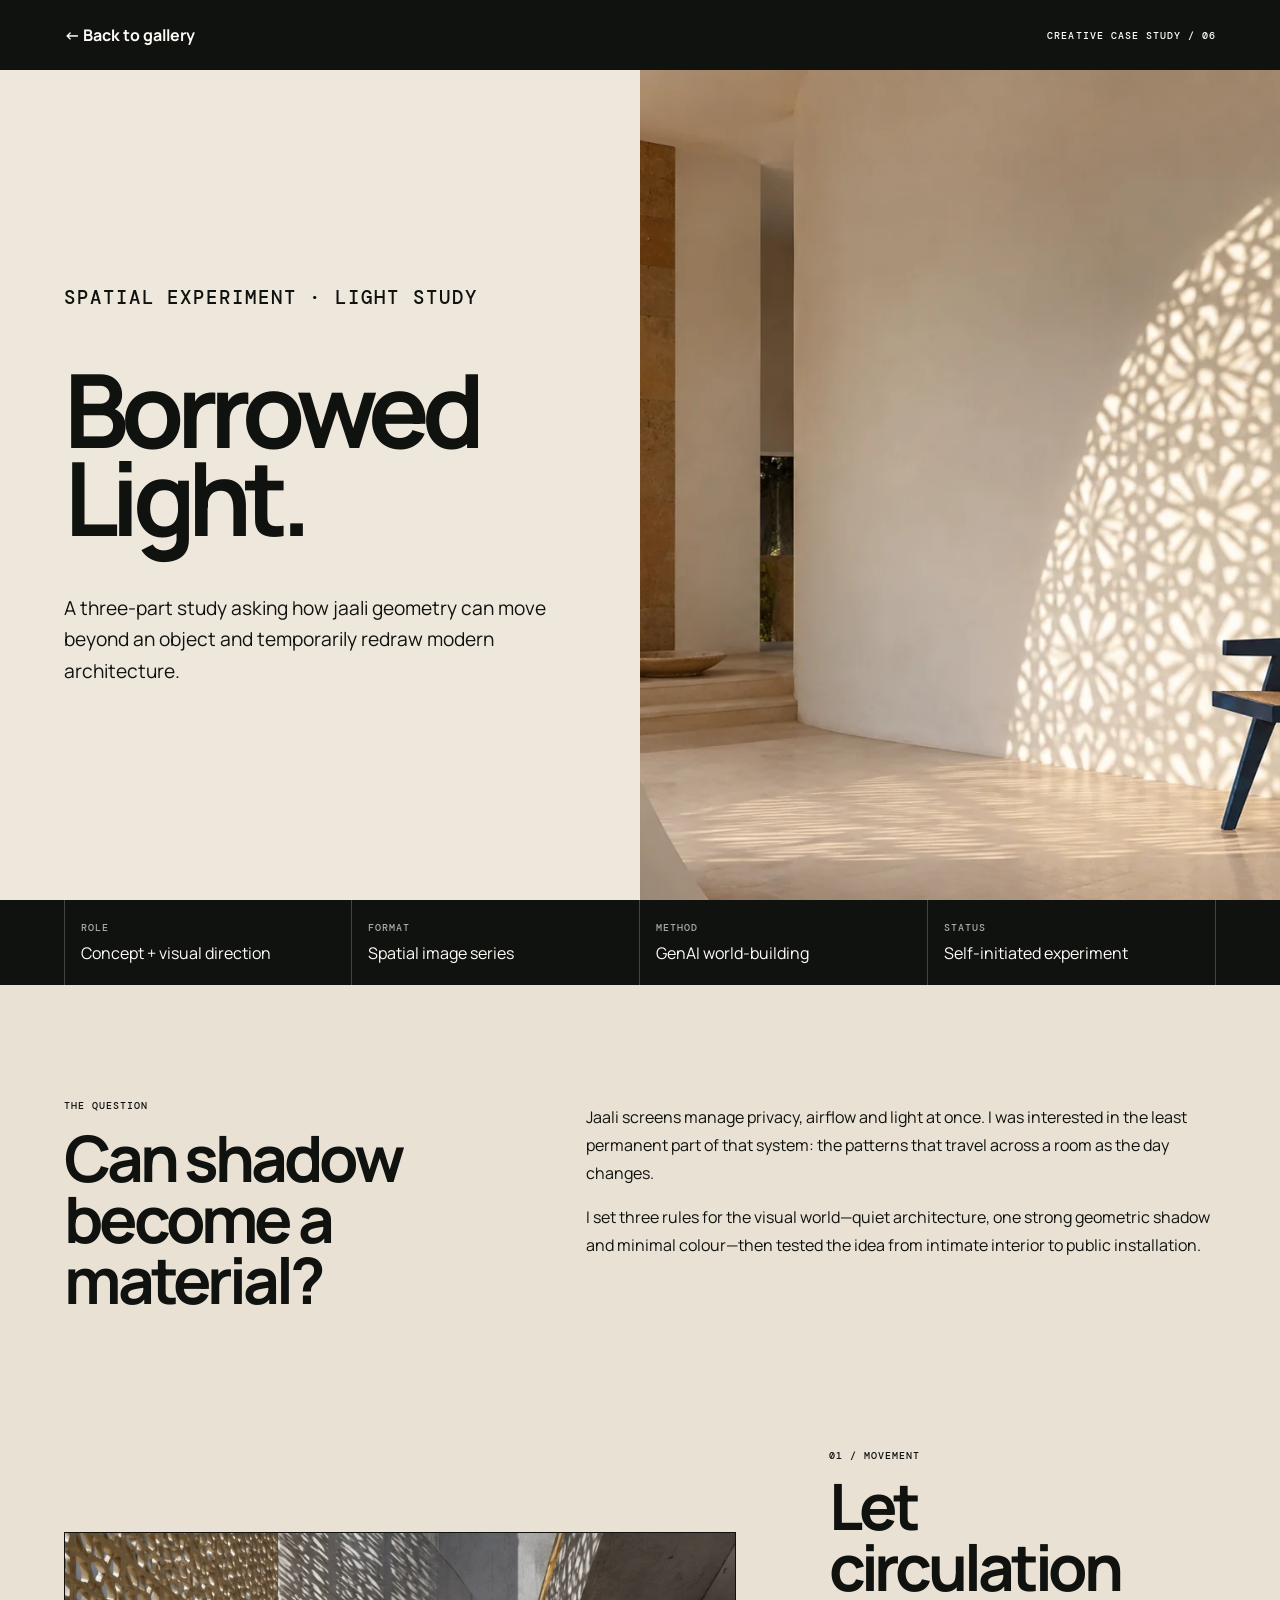
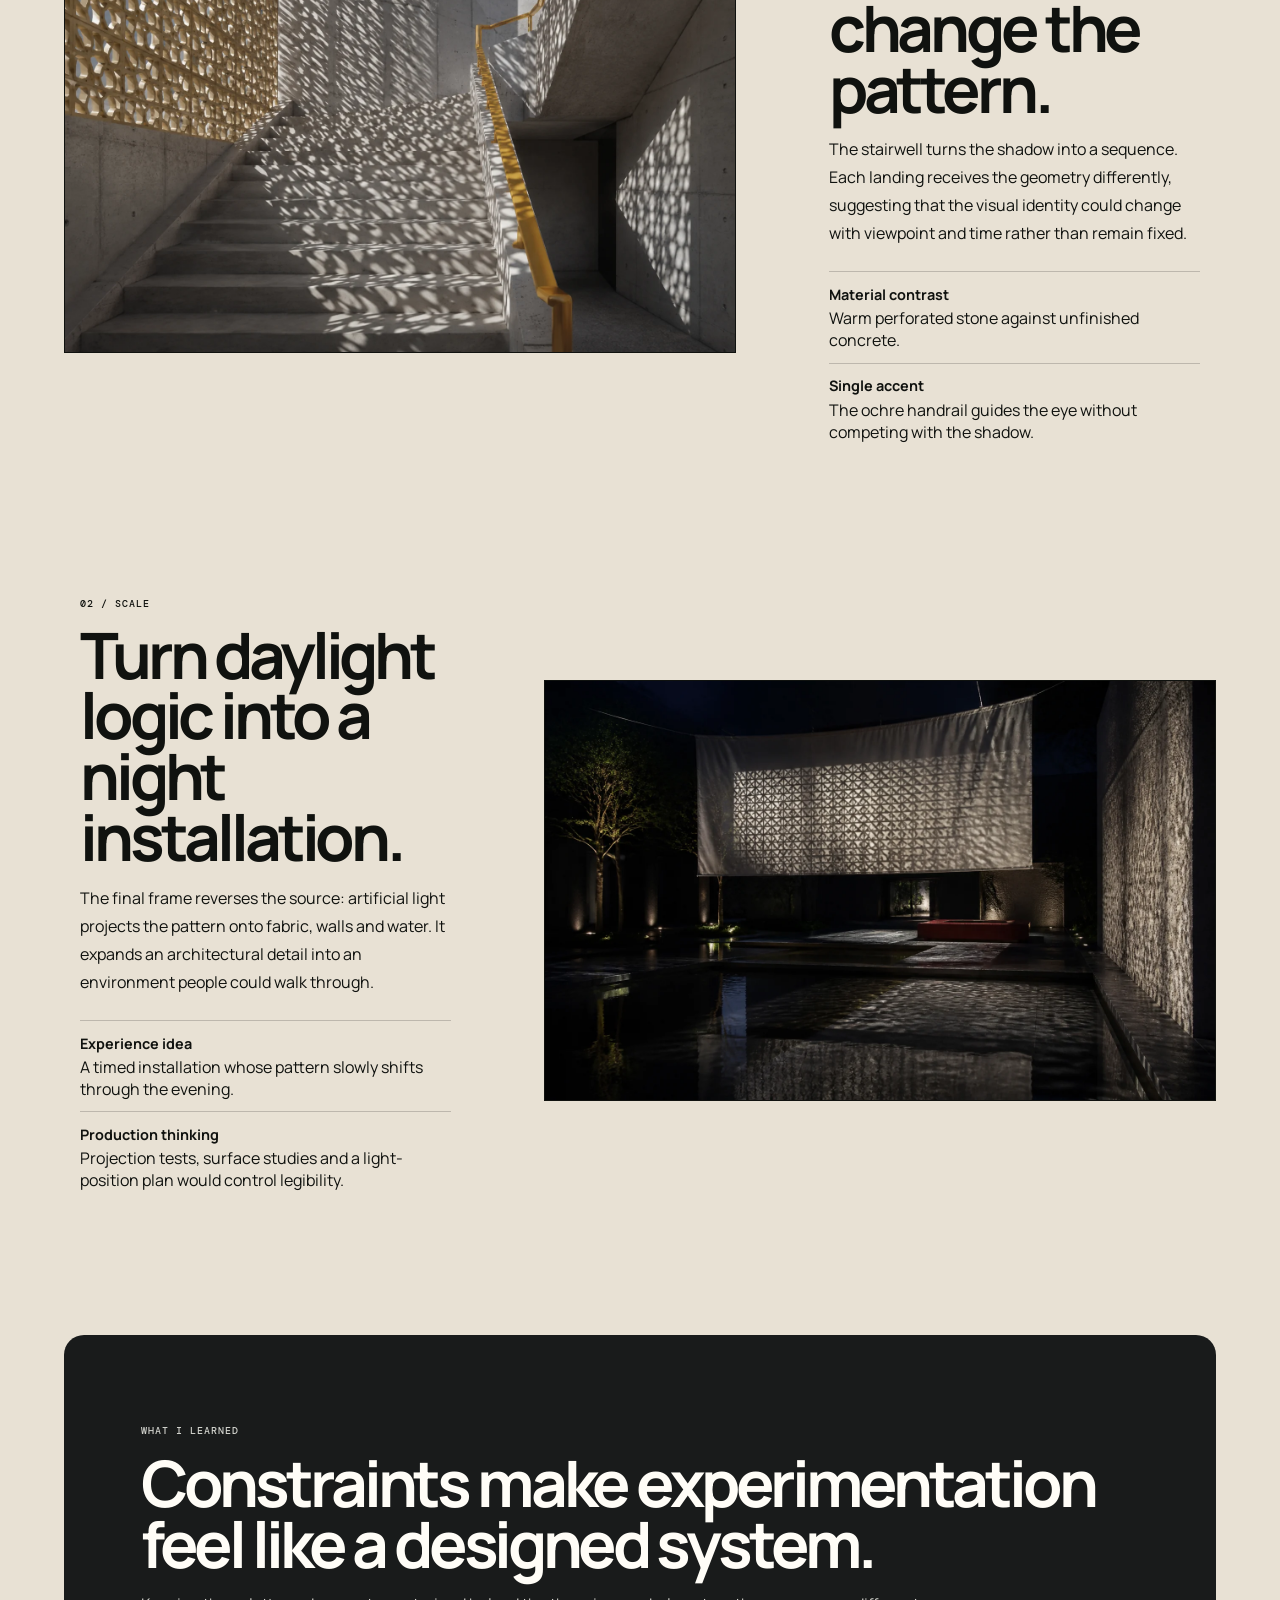
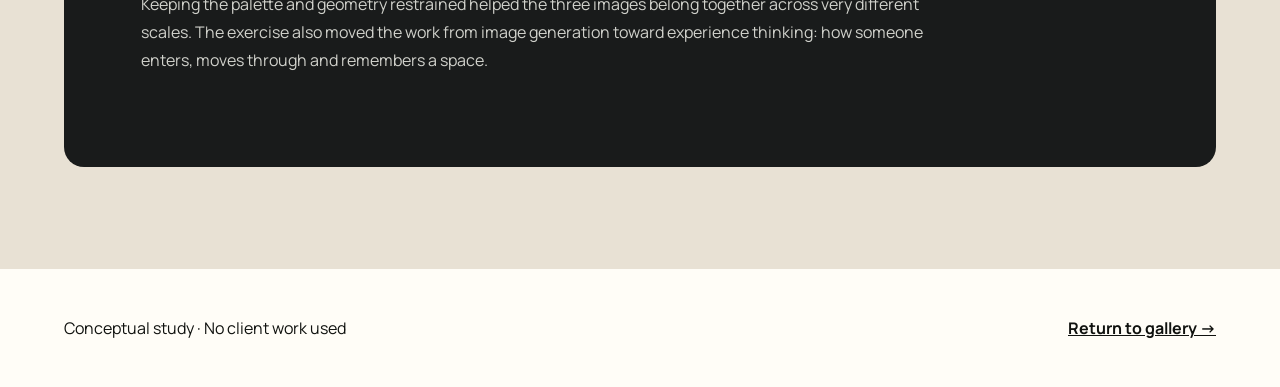
<file: creative-borrowed-light.html>
<!doctype html><html lang="en"><head><meta charset="utf-8"><meta name="viewport" content="width=device-width,initial-scale=1"><meta name="description" content="Borrowed Light — a self-initiated spatial visual experiment."><title>Borrowed Light — Spatial Experiment</title><link rel="preconnect" href="https://fonts.googleapis.com"><link rel="preconnect" href="https://fonts.gstatic.com" crossorigin><link href="https://fonts.googleapis.com/css2?family=DM+Mono:wght@400;500&family=Manrope:wght@400;600;700;800&display=swap" rel="stylesheet"><link rel="stylesheet" href="creative-project.css"><style>:root{--paper:#e8e1d4;--warm:#d4a429}.creative-hero-copy{background:#eee7dc}.reflection{background:#191b1b}</style></head><body><header class="creative-nav"><a href="index.html#gallery">← Back to gallery</a><span>CREATIVE CASE STUDY / 06</span></header><main>
<section class="creative-hero"><div class="creative-hero-copy"><p class="eyebrow">SPATIAL EXPERIMENT · LIGHT STUDY</p><h1>Borrowed Light.</h1><p>A three-part study asking how jaali geometry can move beyond an object and temporarily redraw modern architecture.</p></div><figure class="creative-hero-media"><img src="assets/gallery/borrowed-light-01.webp" alt="Jaali-inspired light pattern in a minimal modern room"></figure></section>
<section class="facts"><div class="fact"><span>ROLE</span>Concept + visual direction</div><div class="fact"><span>FORMAT</span>Spatial image series</div><div class="fact"><span>METHOD</span>GenAI world-building</div><div class="fact"><span>STATUS</span>Self-initiated experiment</div></section>
<div class="creative-body"><section class="intro-grid"><div><p class="eyebrow">THE QUESTION</p><h2>Can shadow become a material?</h2></div><div><p>Jaali screens manage privacy, airflow and light at once. I was interested in the least permanent part of that system: the patterns that travel across a room as the day changes.</p><p>I set three rules for the visual world—quiet architecture, one strong geometric shadow and minimal colour—then tested the idea from intimate interior to public installation.</p></div></section><section class="creative-assets">
<article class="asset-story"><figure class="asset-media"><img src="assets/gallery/borrowed-light-02.webp" alt="Jaali shadows moving through a concrete stairwell"></figure><div class="asset-copy"><span>01 / MOVEMENT</span><h2>Let circulation change the pattern.</h2><p>The stairwell turns the shadow into a sequence. Each landing receives the geometry differently, suggesting that the visual identity could change with viewpoint and time rather than remain fixed.</p><div class="decision-list"><div><strong>Material contrast</strong>Warm perforated stone against unfinished concrete.</div><div><strong>Single accent</strong>The ochre handrail guides the eye without competing with the shadow.</div></div></div></article>
<article class="asset-story"><figure class="asset-media"><img src="assets/gallery/borrowed-light-03.webp" alt="Night installation projecting jaali patterns over fabric and water"></figure><div class="asset-copy"><span>02 / SCALE</span><h2>Turn daylight logic into a night installation.</h2><p>The final frame reverses the source: artificial light projects the pattern onto fabric, walls and water. It expands an architectural detail into an environment people could walk through.</p><div class="decision-list"><div><strong>Experience idea</strong>A timed installation whose pattern slowly shifts through the evening.</div><div><strong>Production thinking</strong>Projection tests, surface studies and a light-position plan would control legibility.</div></div></div></article></section>
<section class="reflection"><p class="eyebrow">WHAT I LEARNED</p><h2>Constraints make experimentation feel like a designed system.</h2><p>Keeping the palette and geometry restrained helped the three images belong together across very different scales. The exercise also moved the work from image generation toward experience thinking: how someone enters, moves through and remembers a space.</p></section></div></main><footer class="creative-footer"><span>Conceptual study · No client work used</span><a href="index.html#gallery">Return to gallery →</a></footer></body></html>
</file>
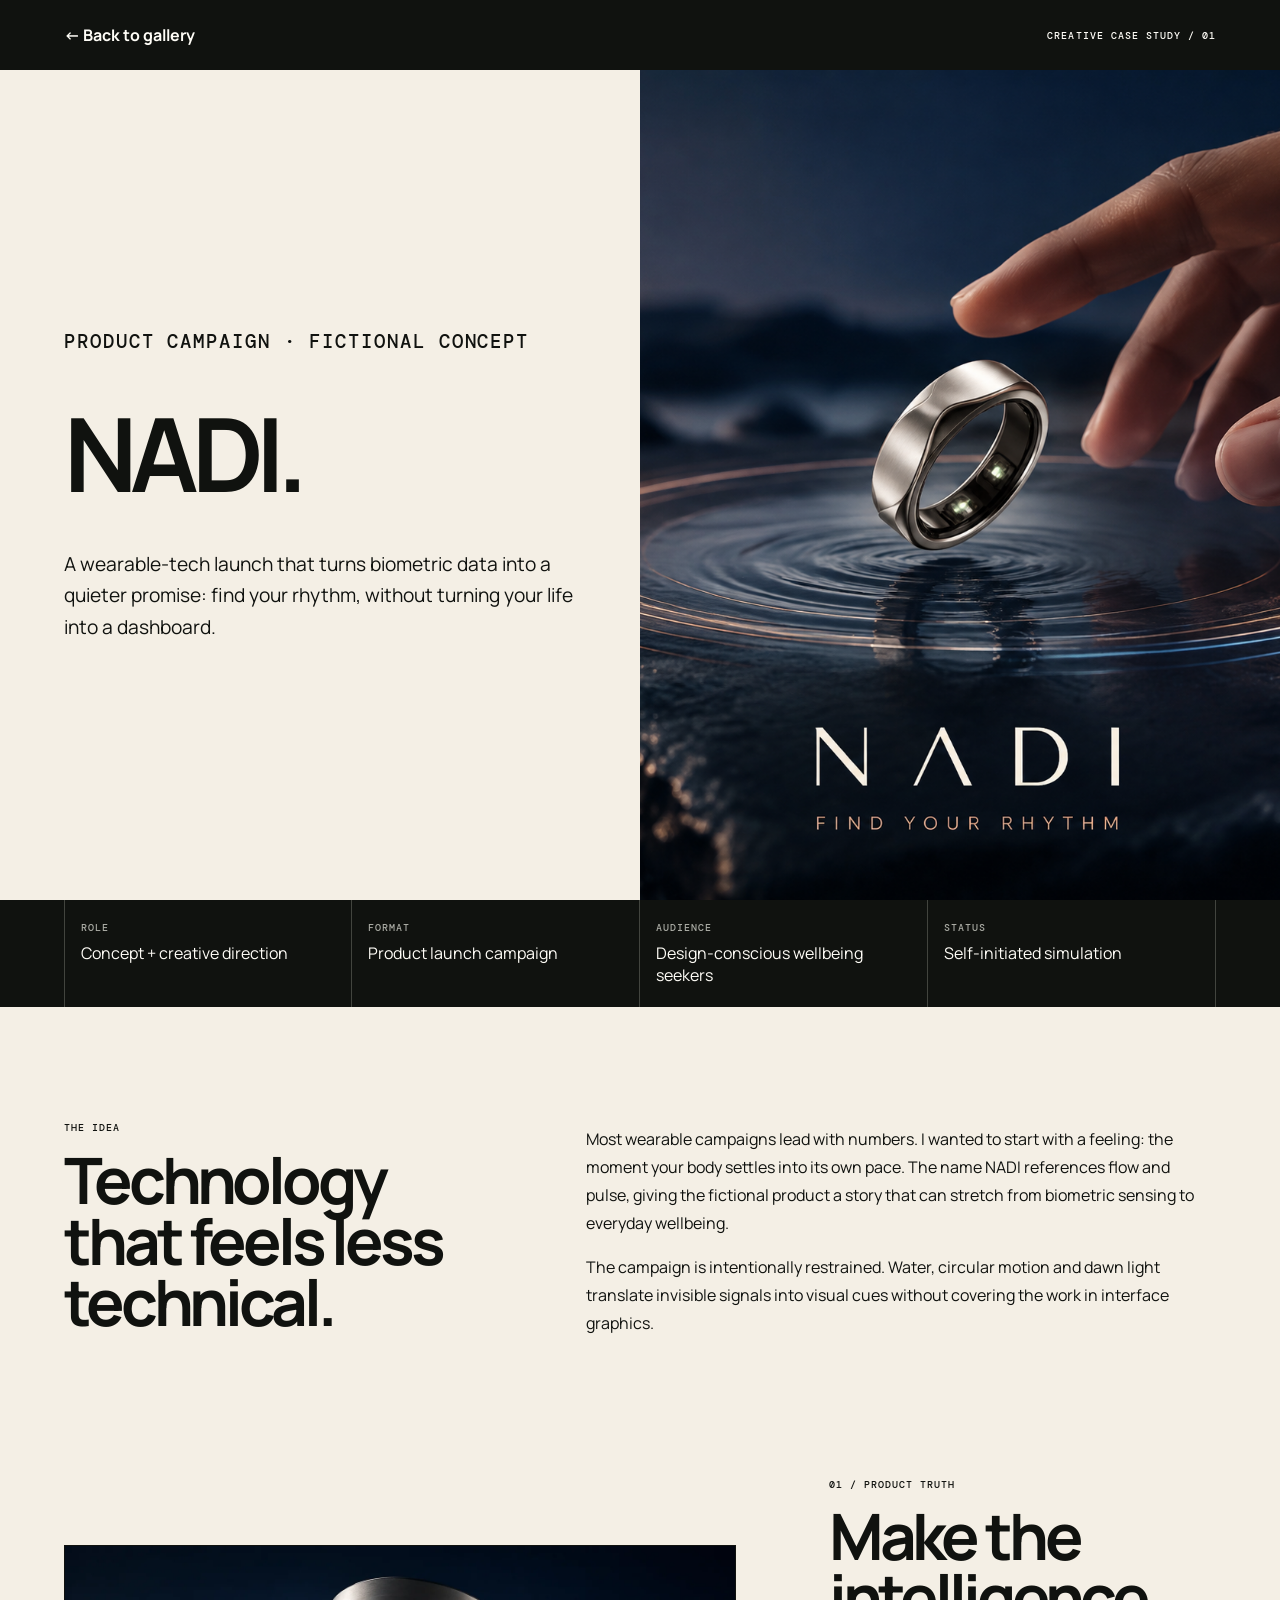
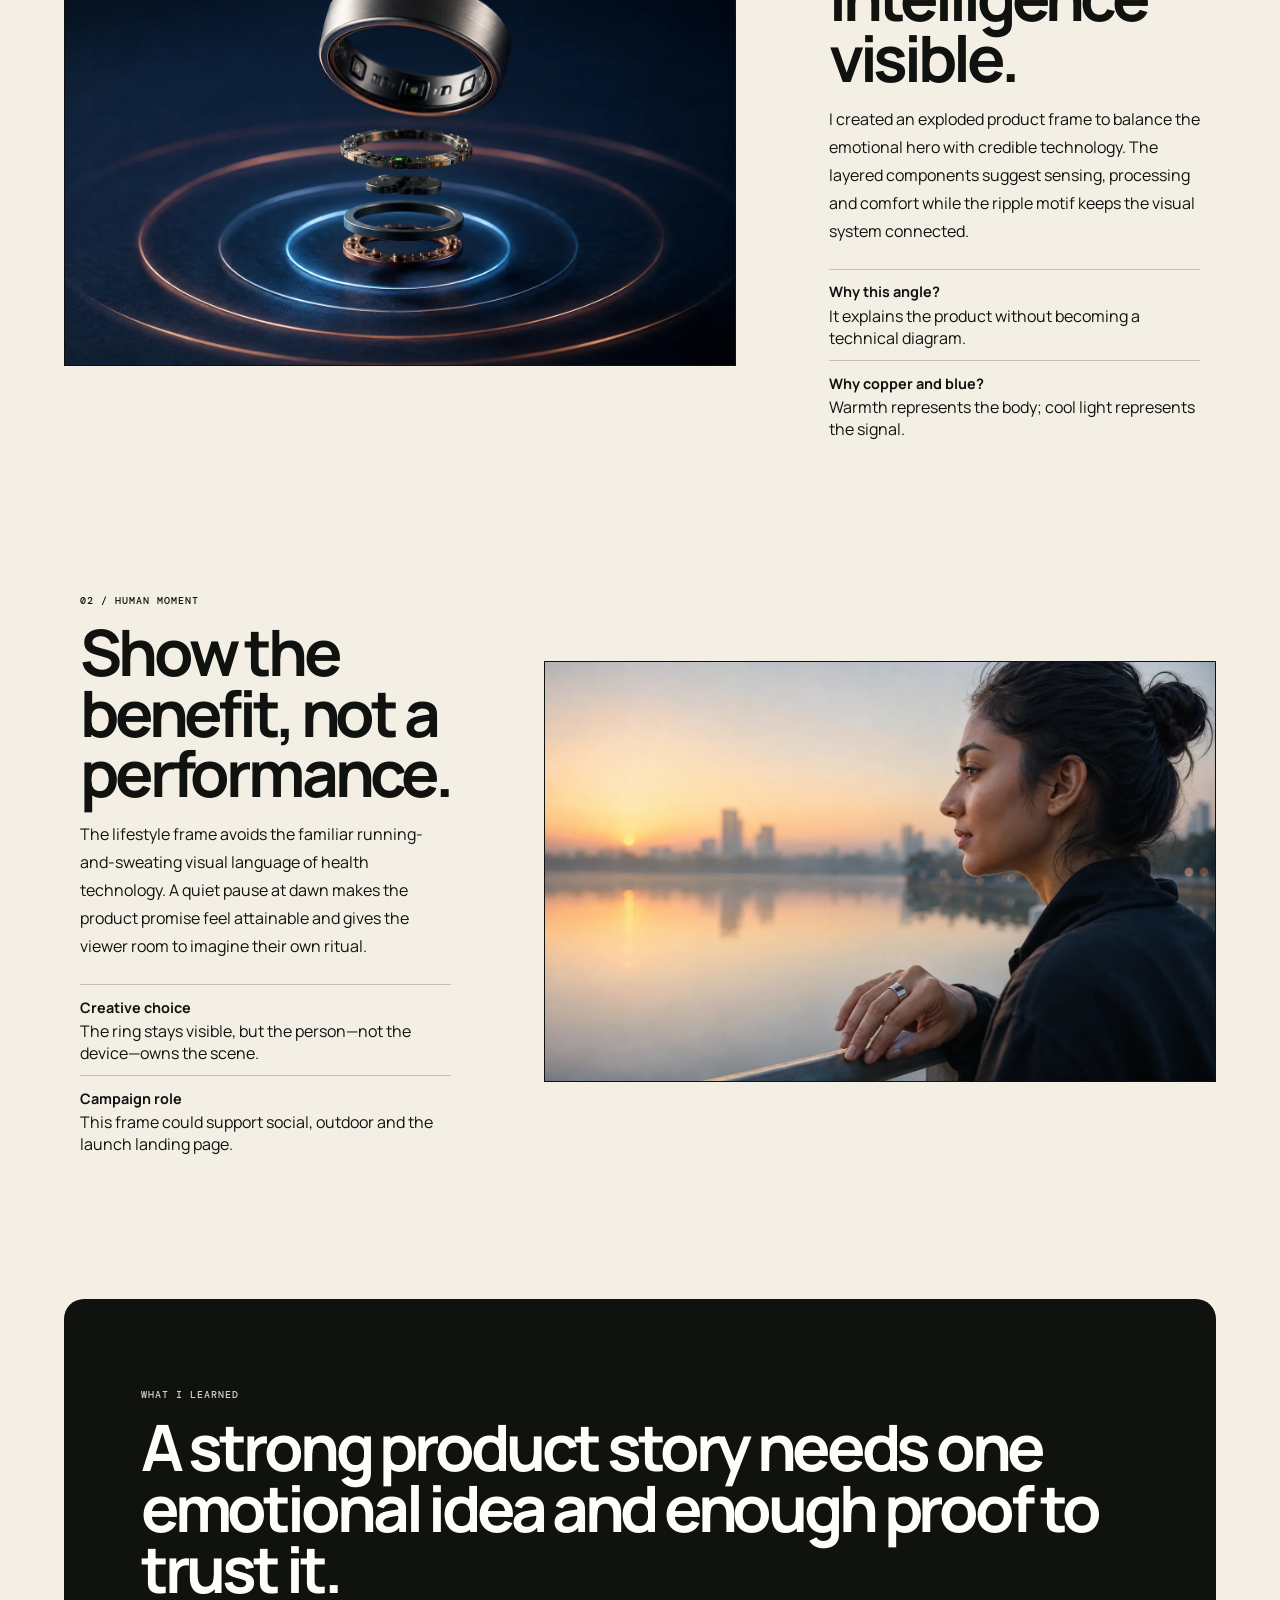
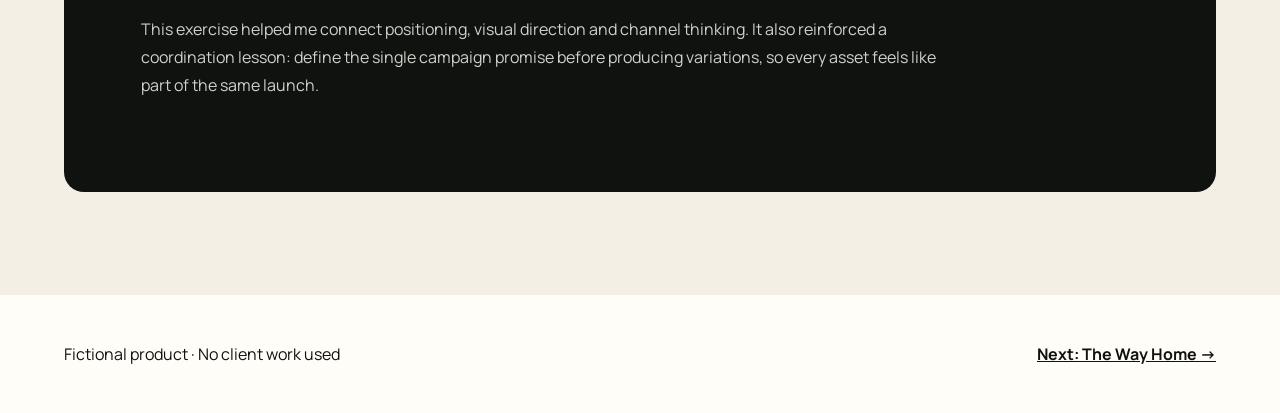
<file: creative-nadi.html>
<!doctype html><html lang="en"><head><meta charset="utf-8"><meta name="viewport" content="width=device-width,initial-scale=1"><meta name="description" content="NADI — a self-initiated wearable technology campaign concept by Aishwarya Jayakrishnan."><title>NADI — Find Your Rhythm</title><link rel="preconnect" href="https://fonts.googleapis.com"><link rel="preconnect" href="https://fonts.gstatic.com" crossorigin><link href="https://fonts.googleapis.com/css2?family=DM+Mono:wght@400;500&family=Manrope:wght@400;600;700;800&display=swap" rel="stylesheet"><link rel="stylesheet" href="creative-project.css"></head>
<body><header class="creative-nav"><a href="index.html#gallery">← Back to gallery</a><span>CREATIVE CASE STUDY / 01</span></header><main>
<section class="creative-hero"><div class="creative-hero-copy"><p class="eyebrow">PRODUCT CAMPAIGN · FICTIONAL CONCEPT</p><h1>NADI.</h1><p>A wearable-tech launch that turns biometric data into a quieter promise: find your rhythm, without turning your life into a dashboard.</p></div><figure class="creative-hero-media"><img src="assets/gallery/nadi-wearable-campaign.png" alt="NADI smart ring hovering above concentric ripples"></figure></section>
<section class="facts"><div class="fact"><span>ROLE</span>Concept + creative direction</div><div class="fact"><span>FORMAT</span>Product launch campaign</div><div class="fact"><span>AUDIENCE</span>Design-conscious wellbeing seekers</div><div class="fact"><span>STATUS</span>Self-initiated simulation</div></section>
<div class="creative-body"><section class="intro-grid"><div><p class="eyebrow">THE IDEA</p><h2>Technology that feels less technical.</h2></div><div><p>Most wearable campaigns lead with numbers. I wanted to start with a feeling: the moment your body settles into its own pace. The name NADI references flow and pulse, giving the fictional product a story that can stretch from biometric sensing to everyday wellbeing.</p><p>The campaign is intentionally restrained. Water, circular motion and dawn light translate invisible signals into visual cues without covering the work in interface graphics.</p></div></section>
<section class="creative-assets"><article class="asset-story"><figure class="asset-media"><img src="assets/gallery/nadi-product-detail.webp" alt="Exploded view of the NADI smart ring and its sensors"></figure><div class="asset-copy"><span>01 / PRODUCT TRUTH</span><h2>Make the intelligence visible.</h2><p>I created an exploded product frame to balance the emotional hero with credible technology. The layered components suggest sensing, processing and comfort while the ripple motif keeps the visual system connected.</p><div class="decision-list"><div><strong>Why this angle?</strong>It explains the product without becoming a technical diagram.</div><div><strong>Why copper and blue?</strong>Warmth represents the body; cool light represents the signal.</div></div></div></article>
<article class="asset-story"><figure class="asset-media"><img src="assets/gallery/nadi-lifestyle.webp" alt="Woman wearing the NADI ring beside a lake at dawn"></figure><div class="asset-copy"><span>02 / HUMAN MOMENT</span><h2>Show the benefit, not a performance.</h2><p>The lifestyle frame avoids the familiar running-and-sweating visual language of health technology. A quiet pause at dawn makes the product promise feel attainable and gives the viewer room to imagine their own ritual.</p><div class="decision-list"><div><strong>Creative choice</strong>The ring stays visible, but the person—not the device—owns the scene.</div><div><strong>Campaign role</strong>This frame could support social, outdoor and the launch landing page.</div></div></div></article></section>
<section class="reflection"><p class="eyebrow">WHAT I LEARNED</p><h2>A strong product story needs one emotional idea and enough proof to trust it.</h2><p>This exercise helped me connect positioning, visual direction and channel thinking. It also reinforced a coordination lesson: define the single campaign promise before producing variations, so every asset feels like part of the same launch.</p></section></div></main><footer class="creative-footer"><span>Fictional product · No client work used</span><a href="storyboard-signal-found.html">Next: The Way Home →</a></footer></body></html>
</file>
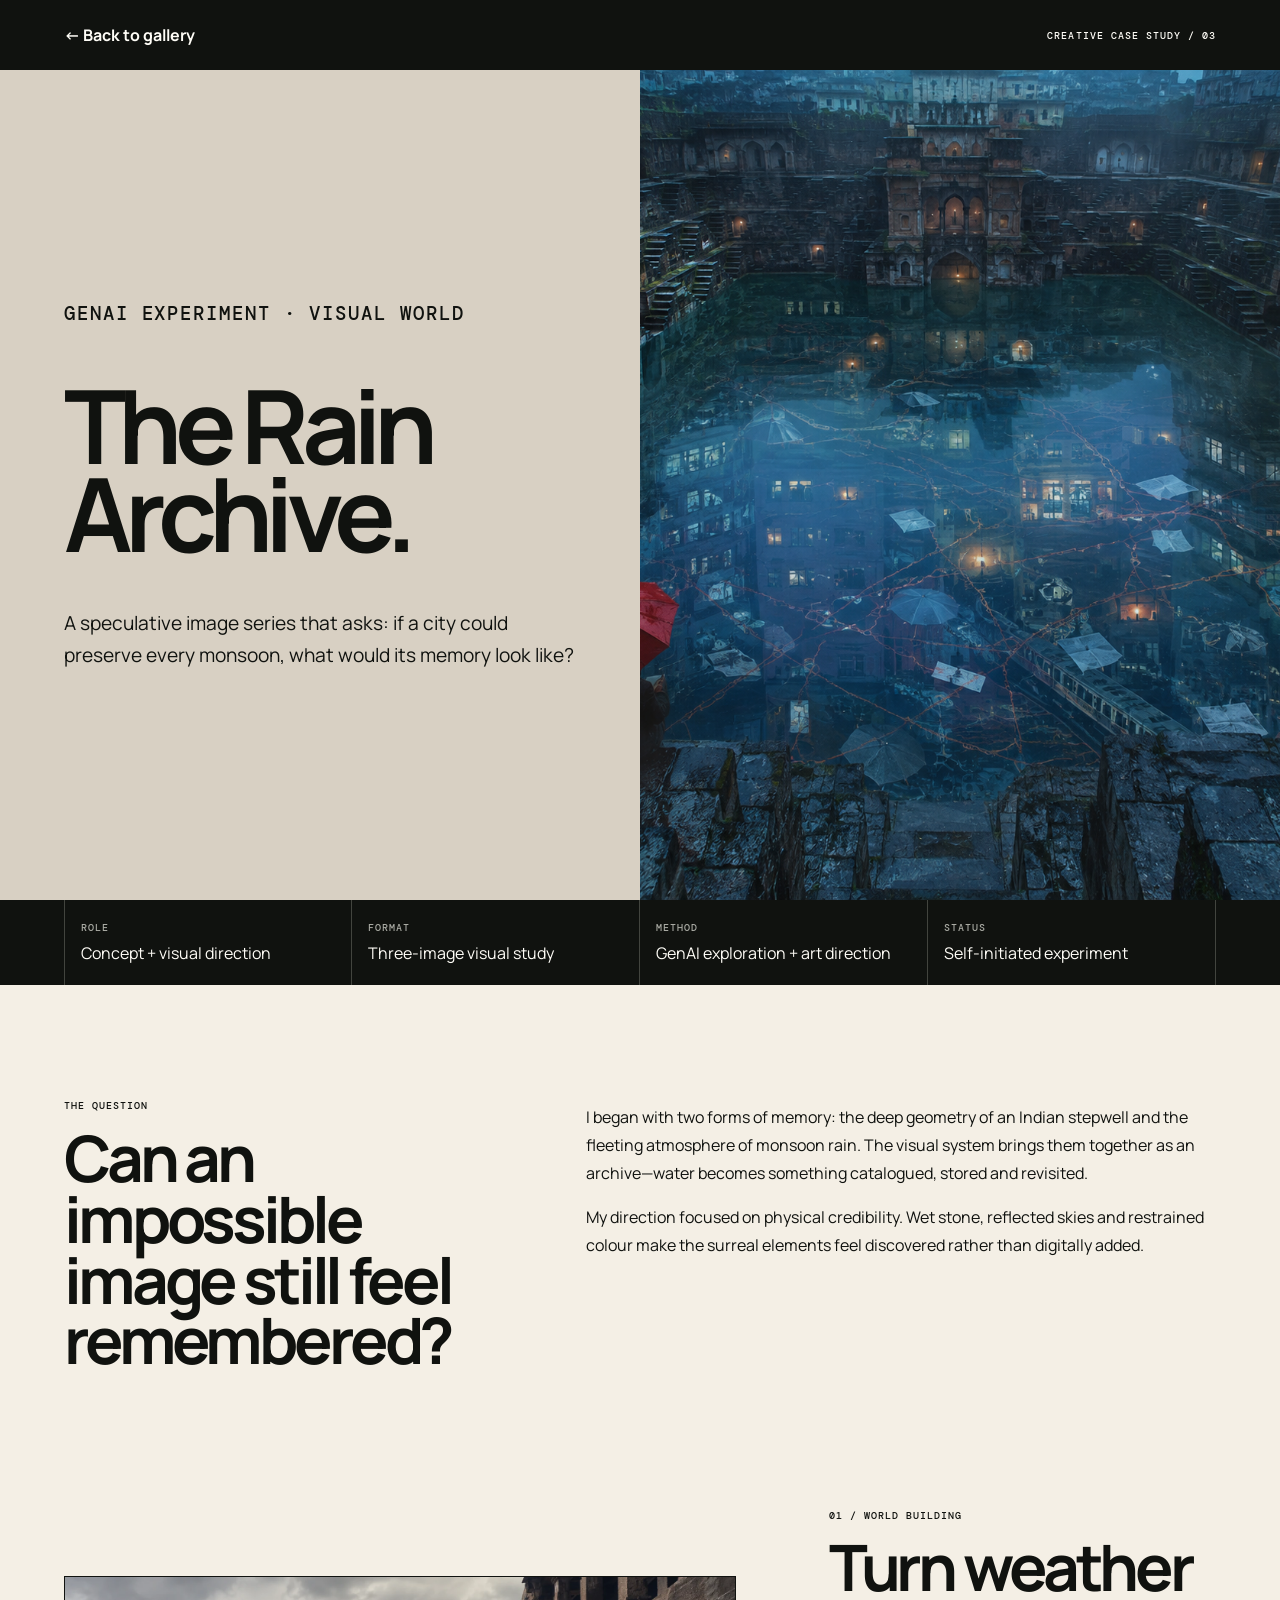
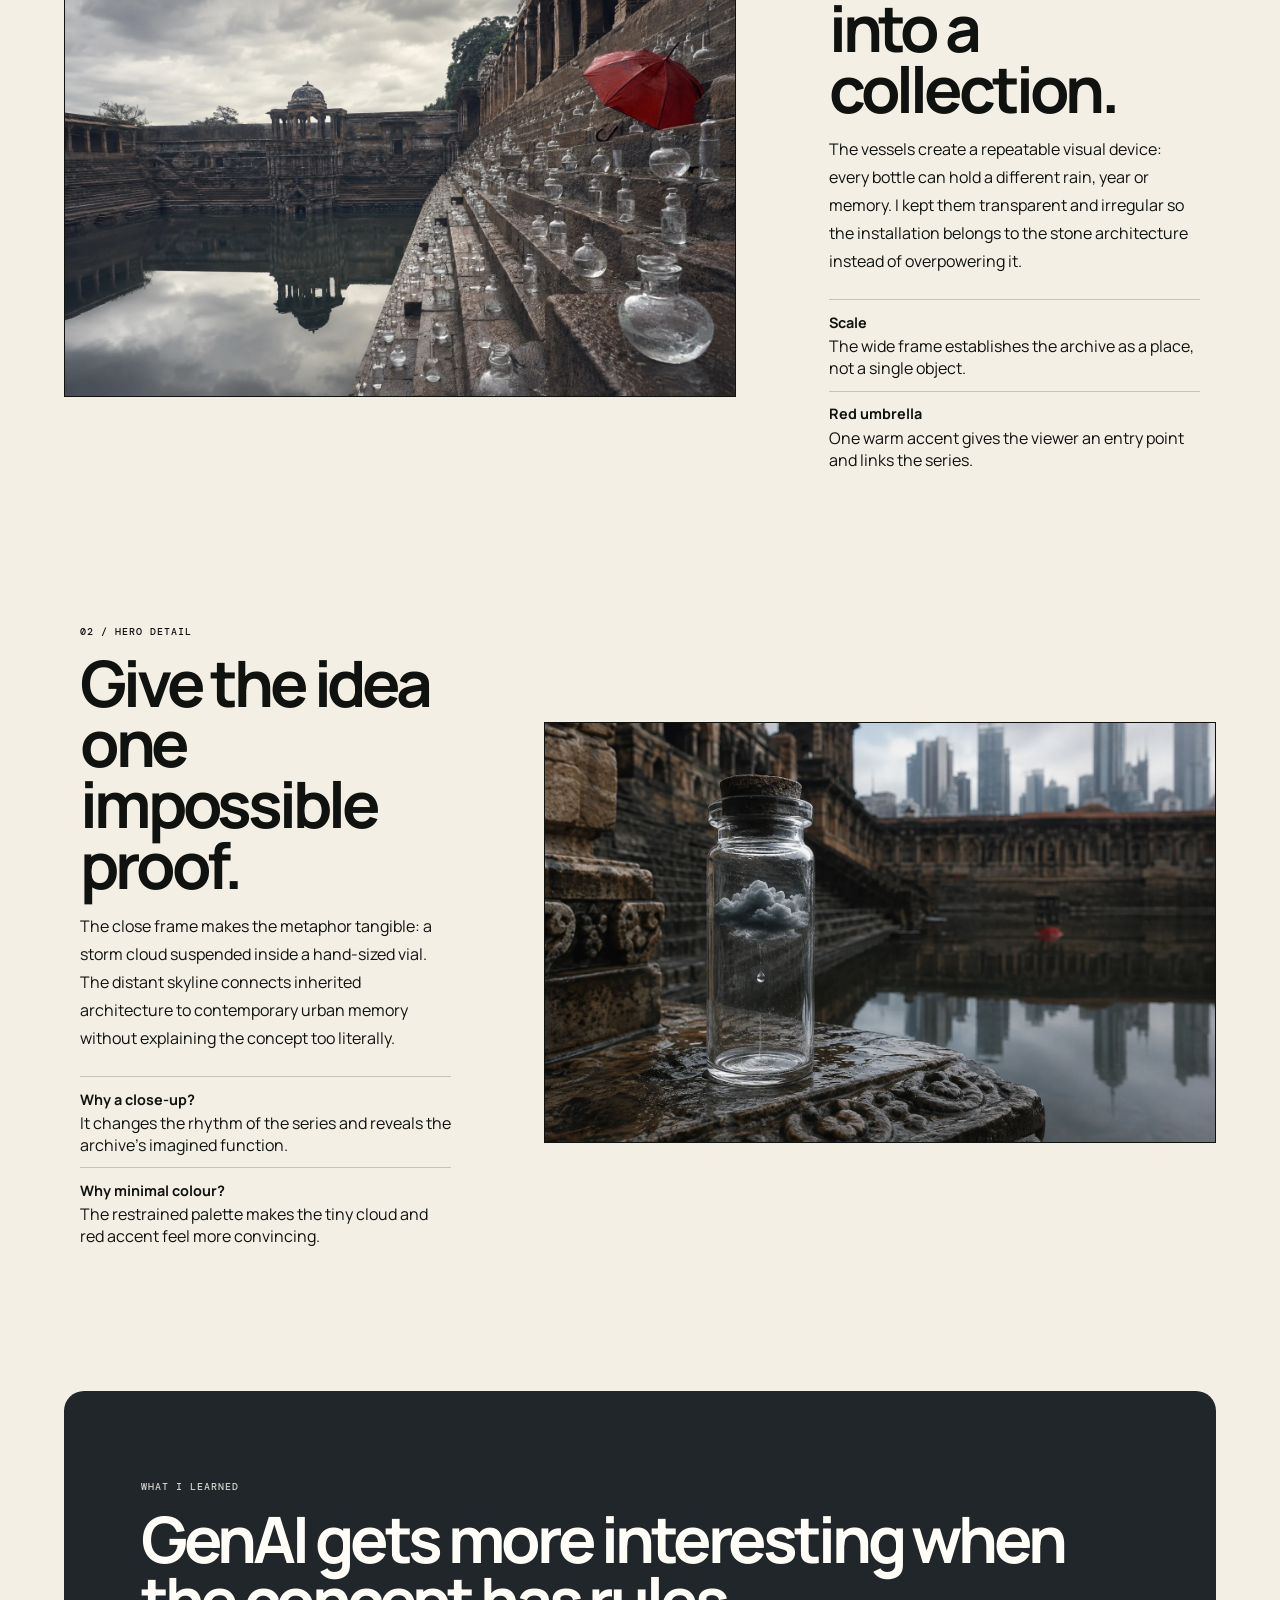
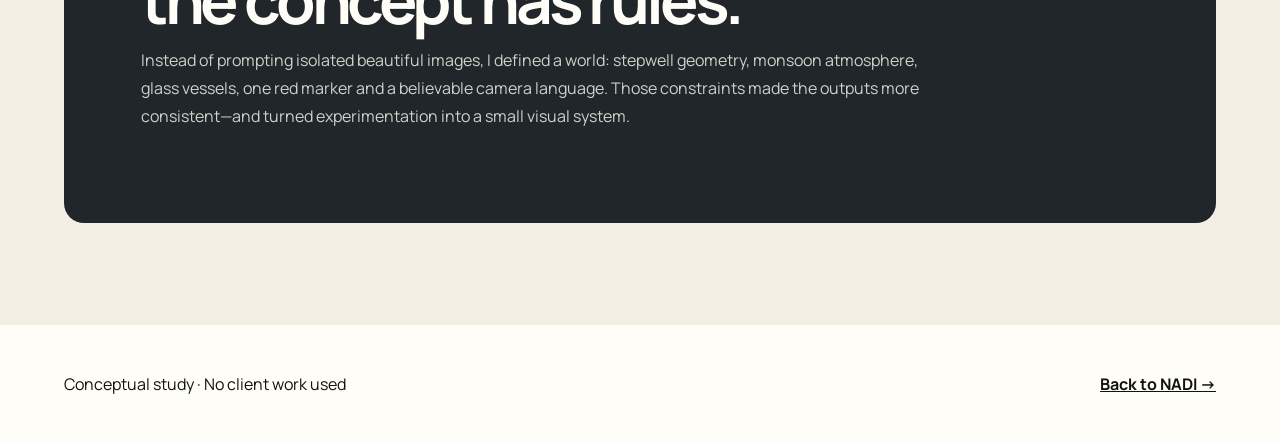
<file: creative-rain-archive.html>
<!doctype html><html lang="en"><head><meta charset="utf-8"><meta name="viewport" content="width=device-width,initial-scale=1"><meta name="description" content="The Rain Archive — a self-initiated GenAI visual experiment by Aishwarya Jayakrishnan."><title>The Rain Archive — Visual Experiment</title><link rel="preconnect" href="https://fonts.googleapis.com"><link rel="preconnect" href="https://fonts.gstatic.com" crossorigin><link href="https://fonts.googleapis.com/css2?family=DM+Mono:wght@400;500&family=Manrope:wght@400;600;700;800&display=swap" rel="stylesheet"><link rel="stylesheet" href="creative-project.css"><style>:root{--accent:#c9d2d6;--warm:#c43b31}.creative-hero-copy{background:#d8d0c3}.reflection{background:#202629}</style></head>
<body><header class="creative-nav"><a href="index.html#gallery">← Back to gallery</a><span>CREATIVE CASE STUDY / 03</span></header><main>
<section class="creative-hero"><div class="creative-hero-copy"><p class="eyebrow">GENAI EXPERIMENT · VISUAL WORLD</p><h1>The Rain Archive.</h1><p>A speculative image series that asks: if a city could preserve every monsoon, what would its memory look like?</p></div><figure class="creative-hero-media"><img src="assets/gallery/rain-archive-experiment.png" alt="Surreal monsoon stepwell reflecting a modern Indian city"></figure></section>
<section class="facts"><div class="fact"><span>ROLE</span>Concept + visual direction</div><div class="fact"><span>FORMAT</span>Three-image visual study</div><div class="fact"><span>METHOD</span>GenAI exploration + art direction</div><div class="fact"><span>STATUS</span>Self-initiated experiment</div></section>
<div class="creative-body"><section class="intro-grid"><div><p class="eyebrow">THE QUESTION</p><h2>Can an impossible image still feel remembered?</h2></div><div><p>I began with two forms of memory: the deep geometry of an Indian stepwell and the fleeting atmosphere of monsoon rain. The visual system brings them together as an archive—water becomes something catalogued, stored and revisited.</p><p>My direction focused on physical credibility. Wet stone, reflected skies and restrained colour make the surreal elements feel discovered rather than digitally added.</p></div></section>
<section class="creative-assets"><article class="asset-story"><figure class="asset-media"><img src="assets/gallery/rain-archive-vessels.webp" alt="Glass rain vessels arranged along an Indian stepwell"></figure><div class="asset-copy"><span>01 / WORLD BUILDING</span><h2>Turn weather into a collection.</h2><p>The vessels create a repeatable visual device: every bottle can hold a different rain, year or memory. I kept them transparent and irregular so the installation belongs to the stone architecture instead of overpowering it.</p><div class="decision-list"><div><strong>Scale</strong>The wide frame establishes the archive as a place, not a single object.</div><div><strong>Red umbrella</strong>One warm accent gives the viewer an entry point and links the series.</div></div></div></article>
<article class="asset-story"><figure class="asset-media"><img src="assets/gallery/rain-archive-vial.webp" alt="Glass vial containing a miniature storm cloud in a stepwell"></figure><div class="asset-copy"><span>02 / HERO DETAIL</span><h2>Give the idea one impossible proof.</h2><p>The close frame makes the metaphor tangible: a storm cloud suspended inside a hand-sized vial. The distant skyline connects inherited architecture to contemporary urban memory without explaining the concept too literally.</p><div class="decision-list"><div><strong>Why a close-up?</strong>It changes the rhythm of the series and reveals the archive’s imagined function.</div><div><strong>Why minimal colour?</strong>The restrained palette makes the tiny cloud and red accent feel more convincing.</div></div></div></article></section>
<section class="reflection"><p class="eyebrow">WHAT I LEARNED</p><h2>GenAI gets more interesting when the concept has rules.</h2><p>Instead of prompting isolated beautiful images, I defined a world: stepwell geometry, monsoon atmosphere, glass vessels, one red marker and a believable camera language. Those constraints made the outputs more consistent—and turned experimentation into a small visual system.</p></section></div></main><footer class="creative-footer"><span>Conceptual study · No client work used</span><a href="creative-nadi.html">Back to NADI →</a></footer></body></html>
</file>
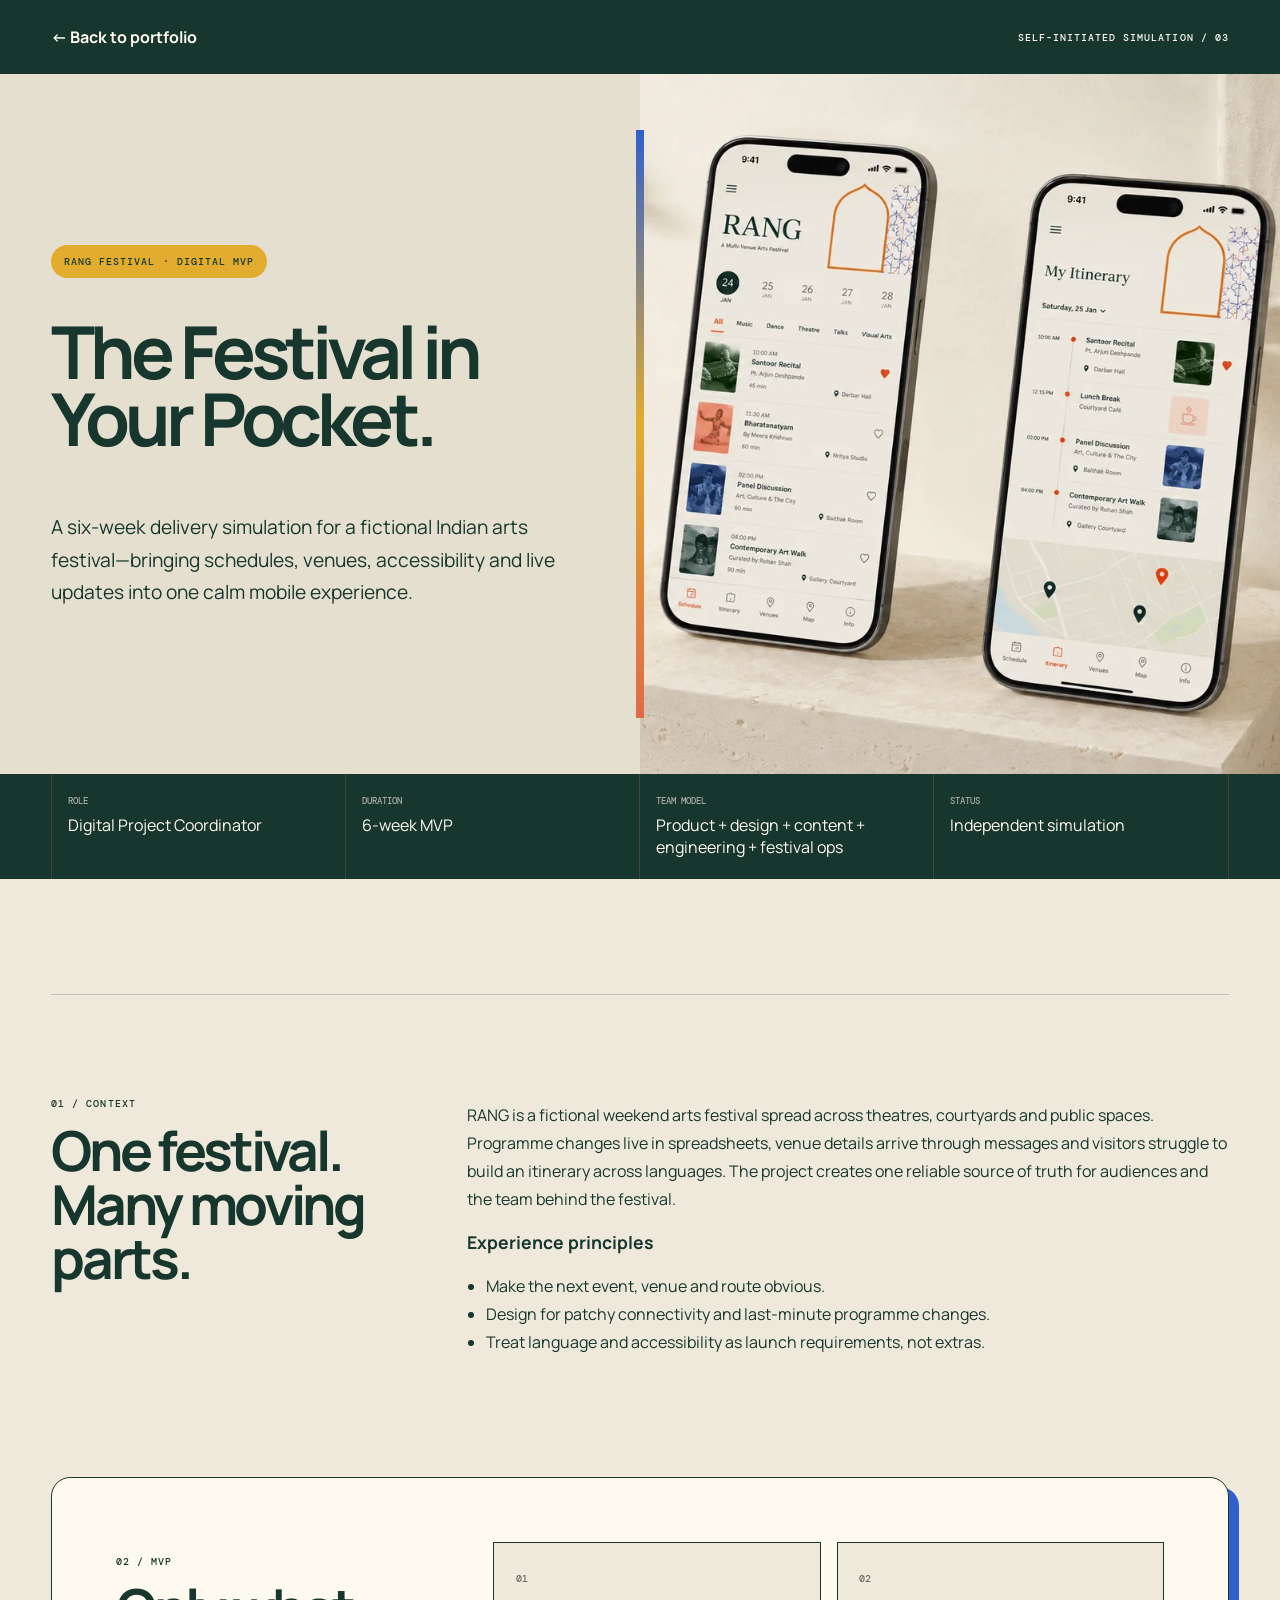
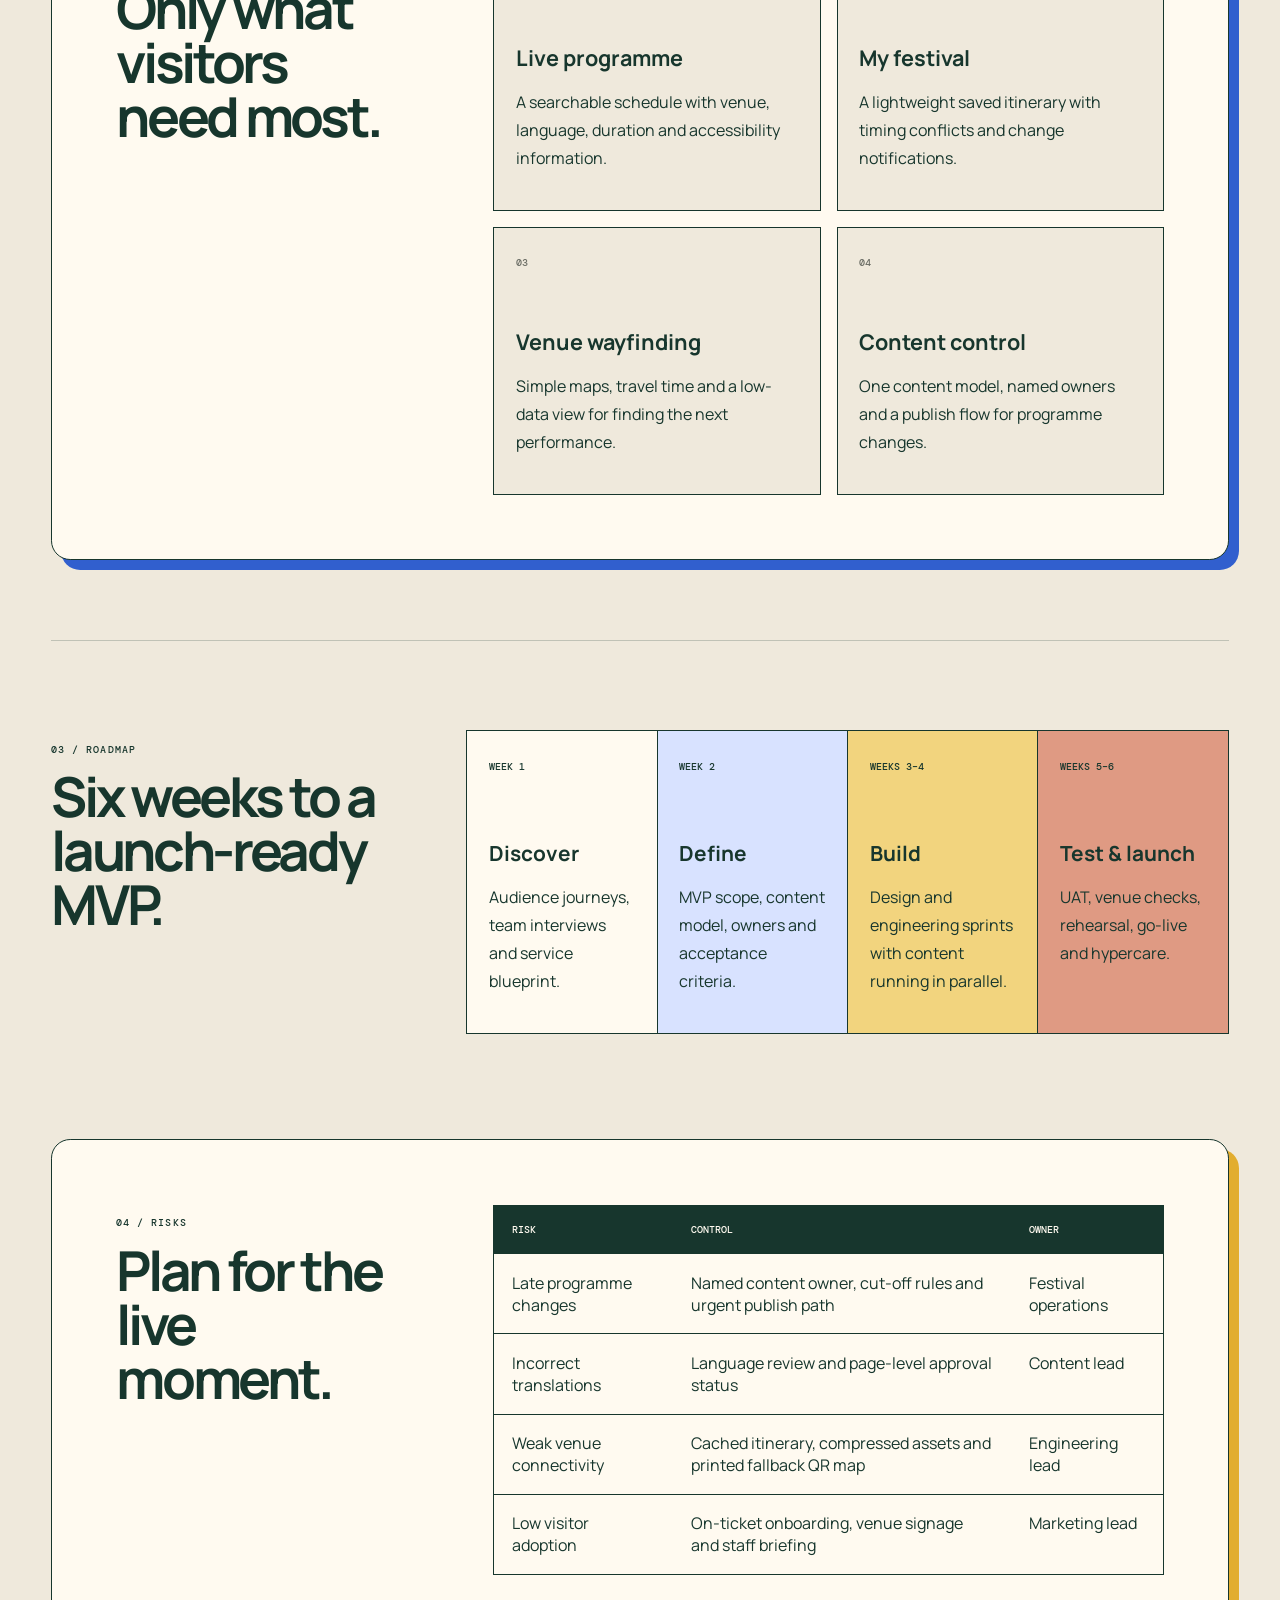
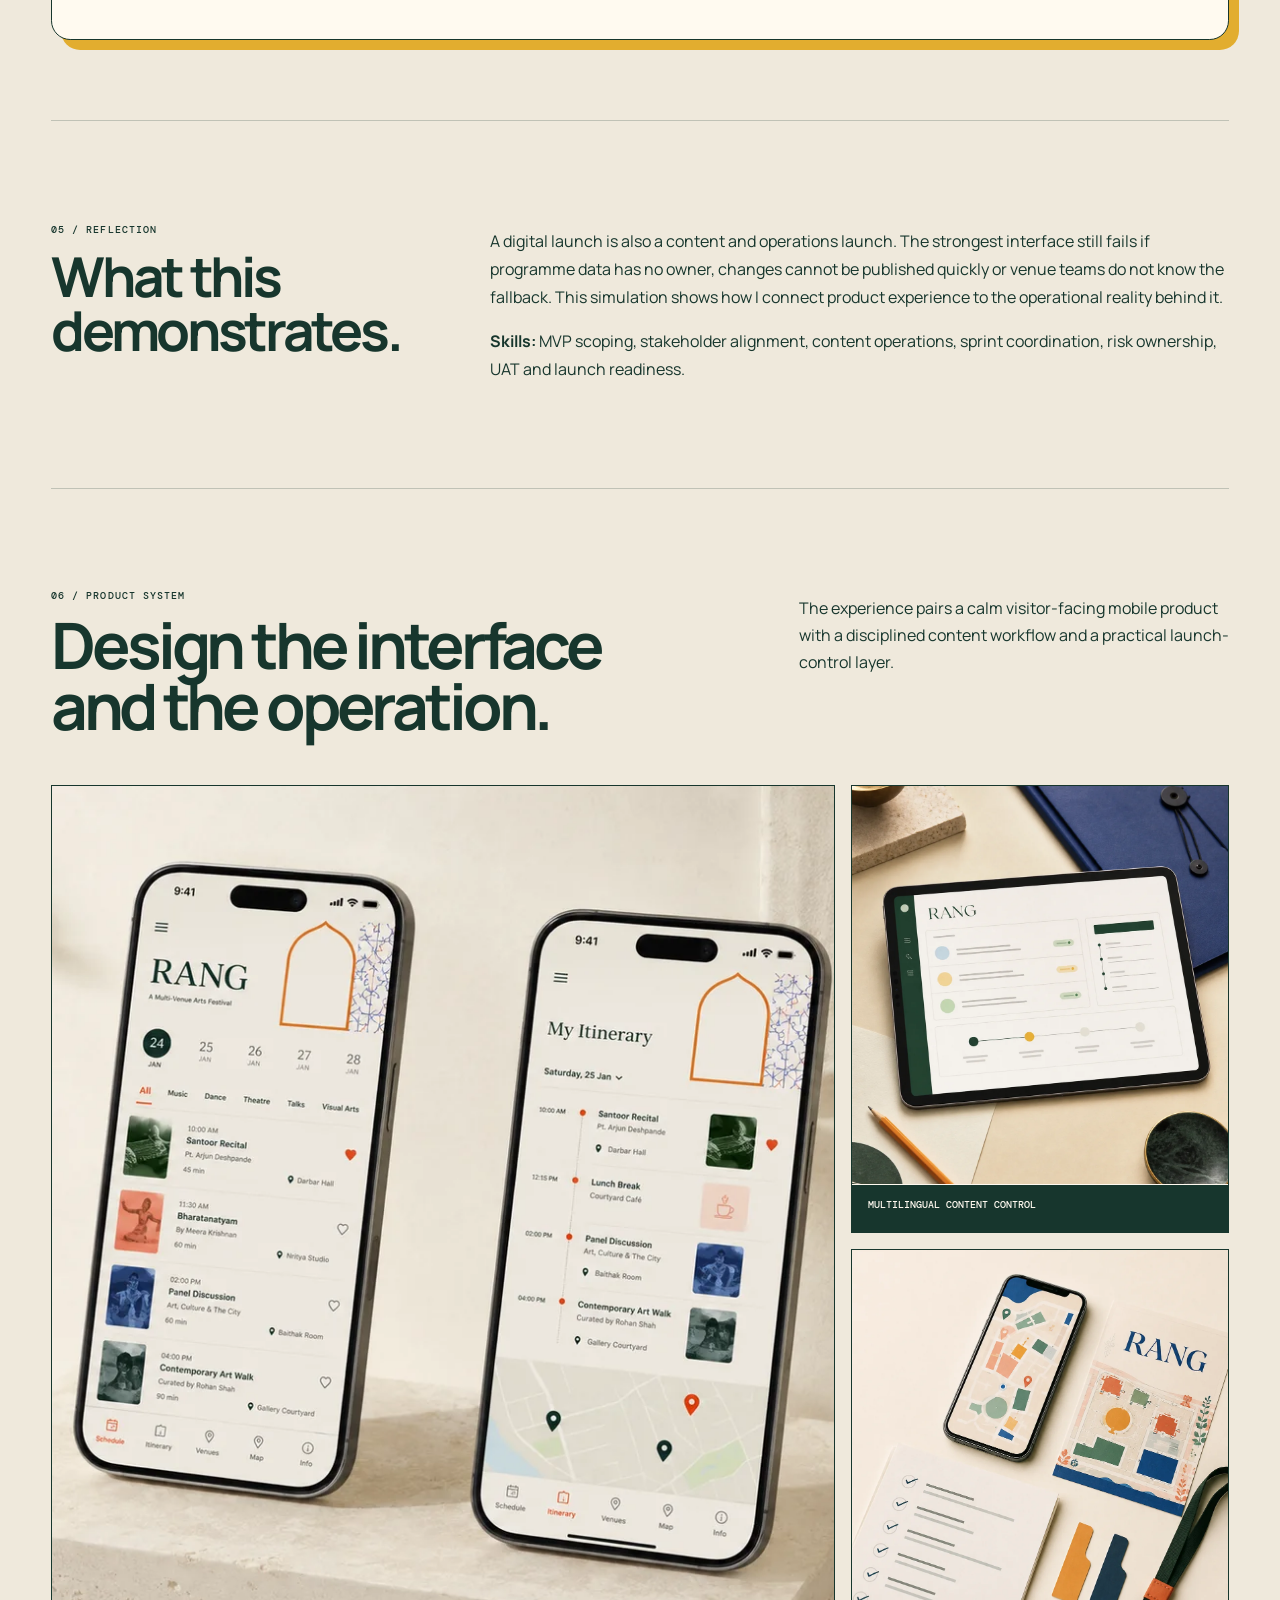
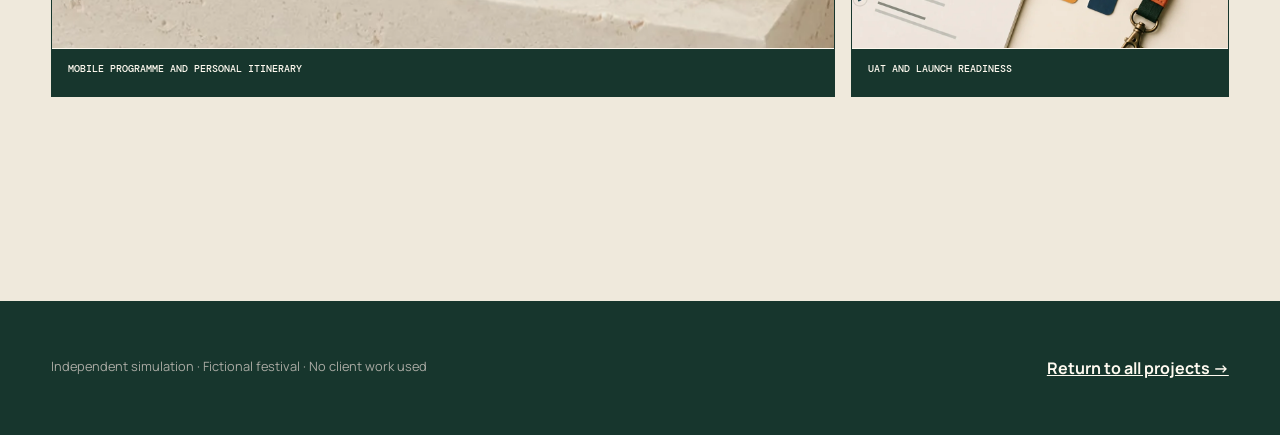
<file: project-ai-adoption.html>
<!doctype html>
<html lang="en">
<head>
<meta charset="utf-8">
<meta name="viewport" content="width=device-width,initial-scale=1">
<title>The Festival in Your Pocket — Aishwarya Jayakrishnan</title>
<link rel="preconnect" href="https://fonts.googleapis.com">
<link rel="preconnect" href="https://fonts.gstatic.com" crossorigin>
<link href="https://fonts.googleapis.com/css2?family=DM+Mono:wght@400;500&family=Manrope:wght@400;500;600;700;800&display=swap" rel="stylesheet">
<link rel="stylesheet" href="project-page.css">
<link rel="stylesheet" href="project-mockups.css">
<link rel="stylesheet" href="project-themes.css">
<link rel="stylesheet" href="mobile.css">
</head>
<body class="theme-ai">
<nav class="project-nav">
<a href="index.html#work">← Back to portfolio</a>
<span>SELF-INITIATED SIMULATION / 03</span>
</nav>
<header class="project-hero hero-coral">
<span class="label">RANG FESTIVAL · DIGITAL MVP</span>
<h1>The Festival in Your Pocket.</h1>
<p>A six-week delivery simulation for a fictional Indian arts festival—bringing schedules, venues, accessibility and live updates into one calm mobile experience.</p>
</header>
<div class="project-facts">
<div>
<span>ROLE</span>Digital Project Coordinator</div>
<div>
<span>DURATION</span>6-week MVP</div>
<div>
<span>TEAM MODEL</span>Product + design + content + engineering + festival ops</div>
<div>
<span>STATUS</span>Independent simulation</div>
</div>
<main class="project-body">
<section class="project-section">
<div>
<p class="eyebrow">01 / CONTEXT</p>
<h2>One festival. Many moving parts.</h2>
</div>
<div>
<p>RANG is a fictional weekend arts festival spread across theatres, courtyards and public spaces. Programme changes live in spreadsheets, venue details arrive through messages and visitors struggle to build an itinerary across languages. The project creates one reliable source of truth for audiences and the team behind the festival.</p>
<h3>Experience principles</h3>
<ul>
<li>Make the next event, venue and route obvious.</li>
<li>Design for patchy connectivity and last-minute programme changes.</li>
<li>Treat language and accessibility as launch requirements, not extras.</li>
</ul>
</div>
</section>
<section class="project-section">
<div>
<p class="eyebrow">02 / MVP</p>
<h2>Only what visitors need most.</h2>
</div>
<div class="deliverable-grid">
<div class="deliverable">
<span>01</span>
<h3>Live programme</h3>
<p>A searchable schedule with venue, language, duration and accessibility information.</p>
</div>
<div class="deliverable">
<span>02</span>
<h3>My festival</h3>
<p>A lightweight saved itinerary with timing conflicts and change notifications.</p>
</div>
<div class="deliverable">
<span>03</span>
<h3>Venue wayfinding</h3>
<p>Simple maps, travel time and a low-data view for finding the next performance.</p>
</div>
<div class="deliverable">
<span>04</span>
<h3>Content control</h3>
<p>One content model, named owners and a publish flow for programme changes.</p>
</div>
</div>
</section>
<section class="project-section">
<div>
<p class="eyebrow">03 / ROADMAP</p>
<h2>Six weeks to a launch-ready MVP.</h2>
</div>
<div class="timeline">
<div>
<span>WEEK 1</span>
<h3>Discover</h3>
<p>Audience journeys, team interviews and service blueprint.</p>
</div>
<div>
<span>WEEK 2</span>
<h3>Define</h3>
<p>MVP scope, content model, owners and acceptance criteria.</p>
</div>
<div>
<span>WEEKS 3–4</span>
<h3>Build</h3>
<p>Design and engineering sprints with content running in parallel.</p>
</div>
<div>
<span>WEEKS 5–6</span>
<h3>Test & launch</h3>
<p>UAT, venue checks, rehearsal, go-live and hypercare.</p>
</div>
</div>
</section>
<section class="project-section">
<div>
<p class="eyebrow">04 / RISKS</p>
<h2>Plan for the live moment.</h2>
</div>
<table class="risk-table">
<tr>
<th>RISK</th>
<th>CONTROL</th>
<th>OWNER</th>
</tr>
<tr>
<td>Late programme changes</td>
<td>Named content owner, cut-off rules and urgent publish path</td>
<td>Festival operations</td>
</tr>
<tr>
<td>Incorrect translations</td>
<td>Language review and page-level approval status</td>
<td>Content lead</td>
</tr>
<tr>
<td>Weak venue connectivity</td>
<td>Cached itinerary, compressed assets and printed fallback QR map</td>
<td>Engineering lead</td>
</tr>
<tr>
<td>Low visitor adoption</td>
<td>On-ticket onboarding, venue signage and staff briefing</td>
<td>Marketing lead</td>
</tr>
</table>
</section>
<section class="project-section">
<div>
<p class="eyebrow">05 / REFLECTION</p>
<h2>What this demonstrates.</h2>
</div>
<div>
<p>A digital launch is also a content and operations launch. The strongest interface still fails if programme data has no owner, changes cannot be published quickly or venue teams do not know the fallback. This simulation shows how I connect product experience to the operational reality behind it.</p>
<p>
<strong>Skills:</strong> MVP scoping, stakeholder alignment, content operations, sprint coordination, risk ownership, UAT and launch readiness.</p>
</div>
</section>
<section class="mockup-section">
<div class="mockup-heading"><div><p class="eyebrow">06 / PRODUCT SYSTEM</p><h2>Design the interface and the operation.</h2></div><p>The experience pairs a calm visitor-facing mobile product with a disciplined content workflow and a practical launch-control layer.</p></div>
<div class="mockup-grid">
<figure class="mockup-slot mockup-wide"><img src="assets/mockups/adoption-mockup-01.webp" alt="RANG Festival mobile schedule concept" onerror="this.remove()"><div class="mockup-empty"><span>01</span><strong>Visitor experience</strong><small>adoption-mockup-01.webp · landscape</small></div><figcaption>Mobile programme and personal itinerary</figcaption></figure>
<figure class="mockup-slot"><img src="assets/mockups/adoption-mockup-02.webp" alt="Festival content operations board" onerror="this.remove()"><div class="mockup-empty"><span>02</span><strong>Content operations</strong><small>adoption-mockup-02.webp · portrait</small></div><figcaption>Multilingual content control</figcaption></figure>
<figure class="mockup-slot"><img src="assets/mockups/adoption-mockup-03.webp" alt="Festival launch readiness toolkit" onerror="this.remove()"><div class="mockup-empty"><span>03</span><strong>Launch toolkit</strong><small>adoption-mockup-03.webp · portrait</small></div><figcaption>UAT and launch readiness</figcaption></figure>
</div></section>
</main>
<footer class="project-footer">
<span>Independent simulation · Fictional festival · No client work used</span>
<a href="index.html#work">Return to all projects →</a>
</footer>
</body>
</html>
</file>
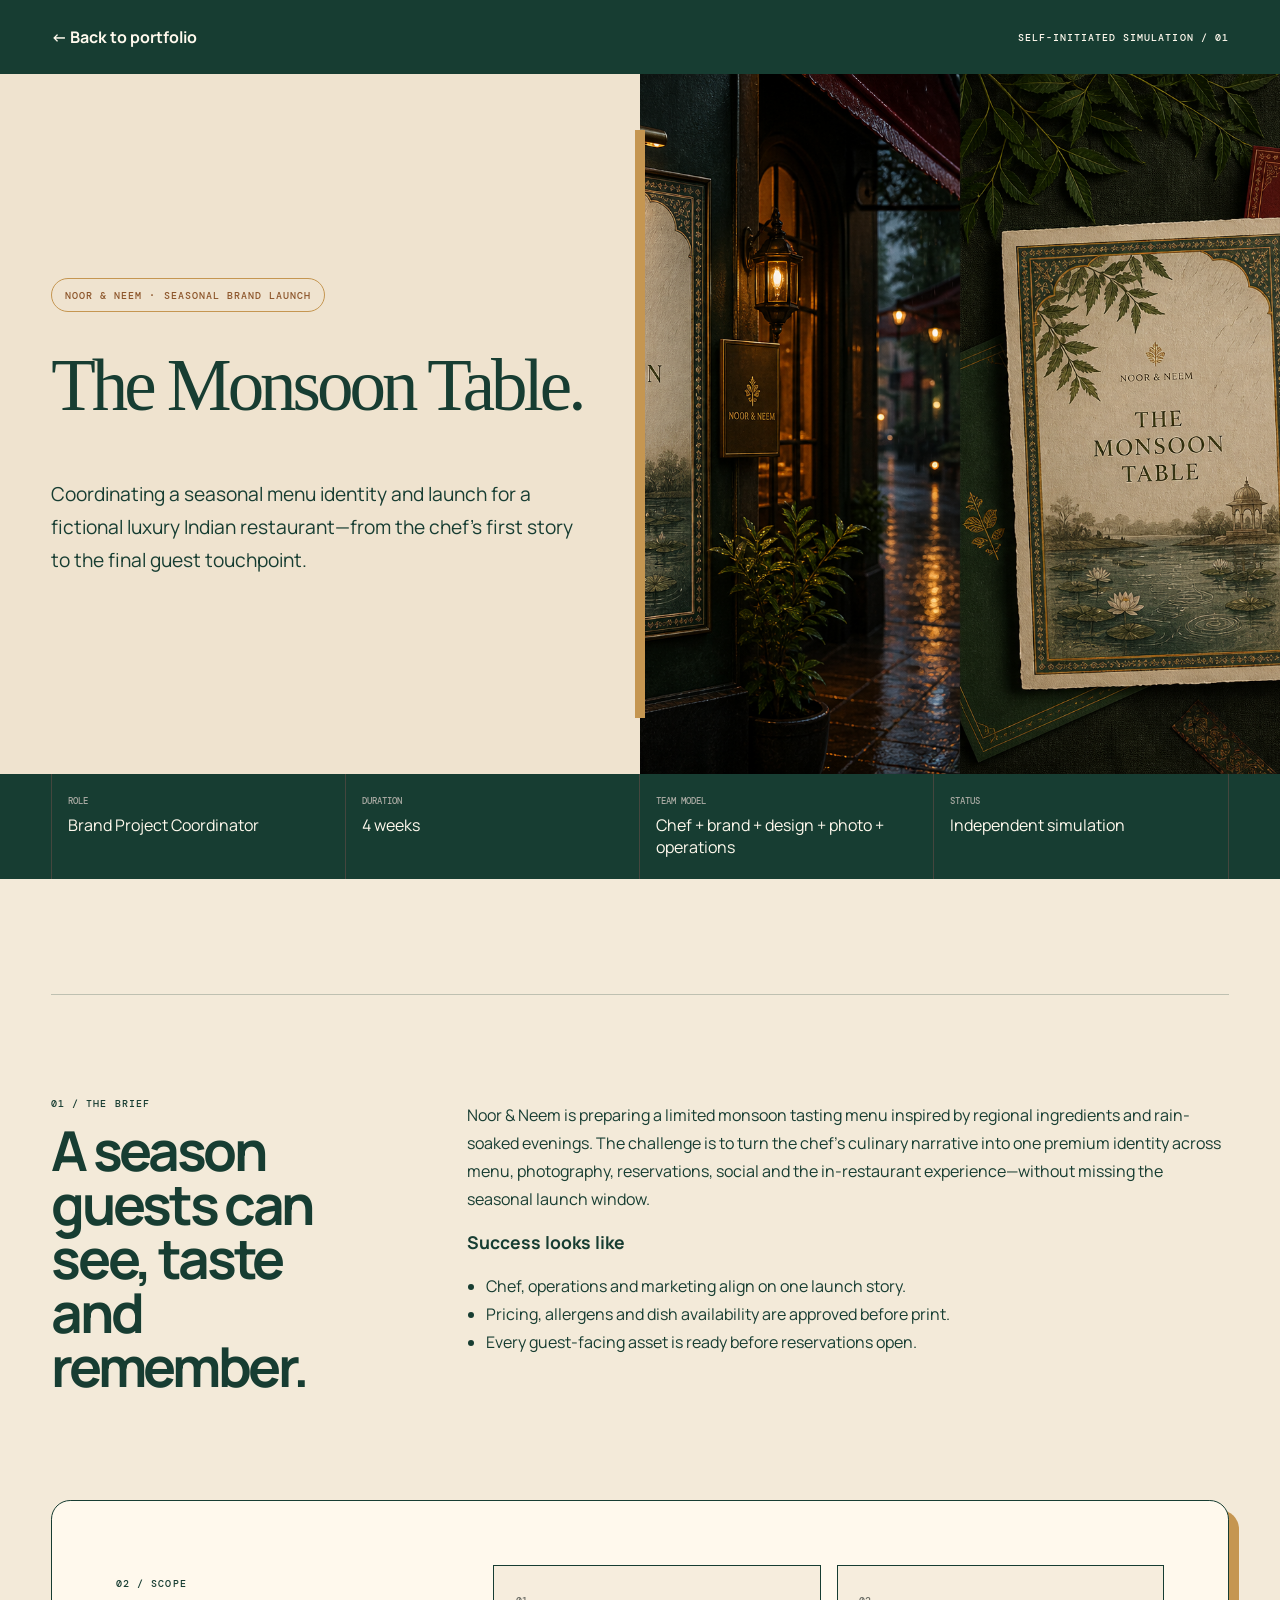
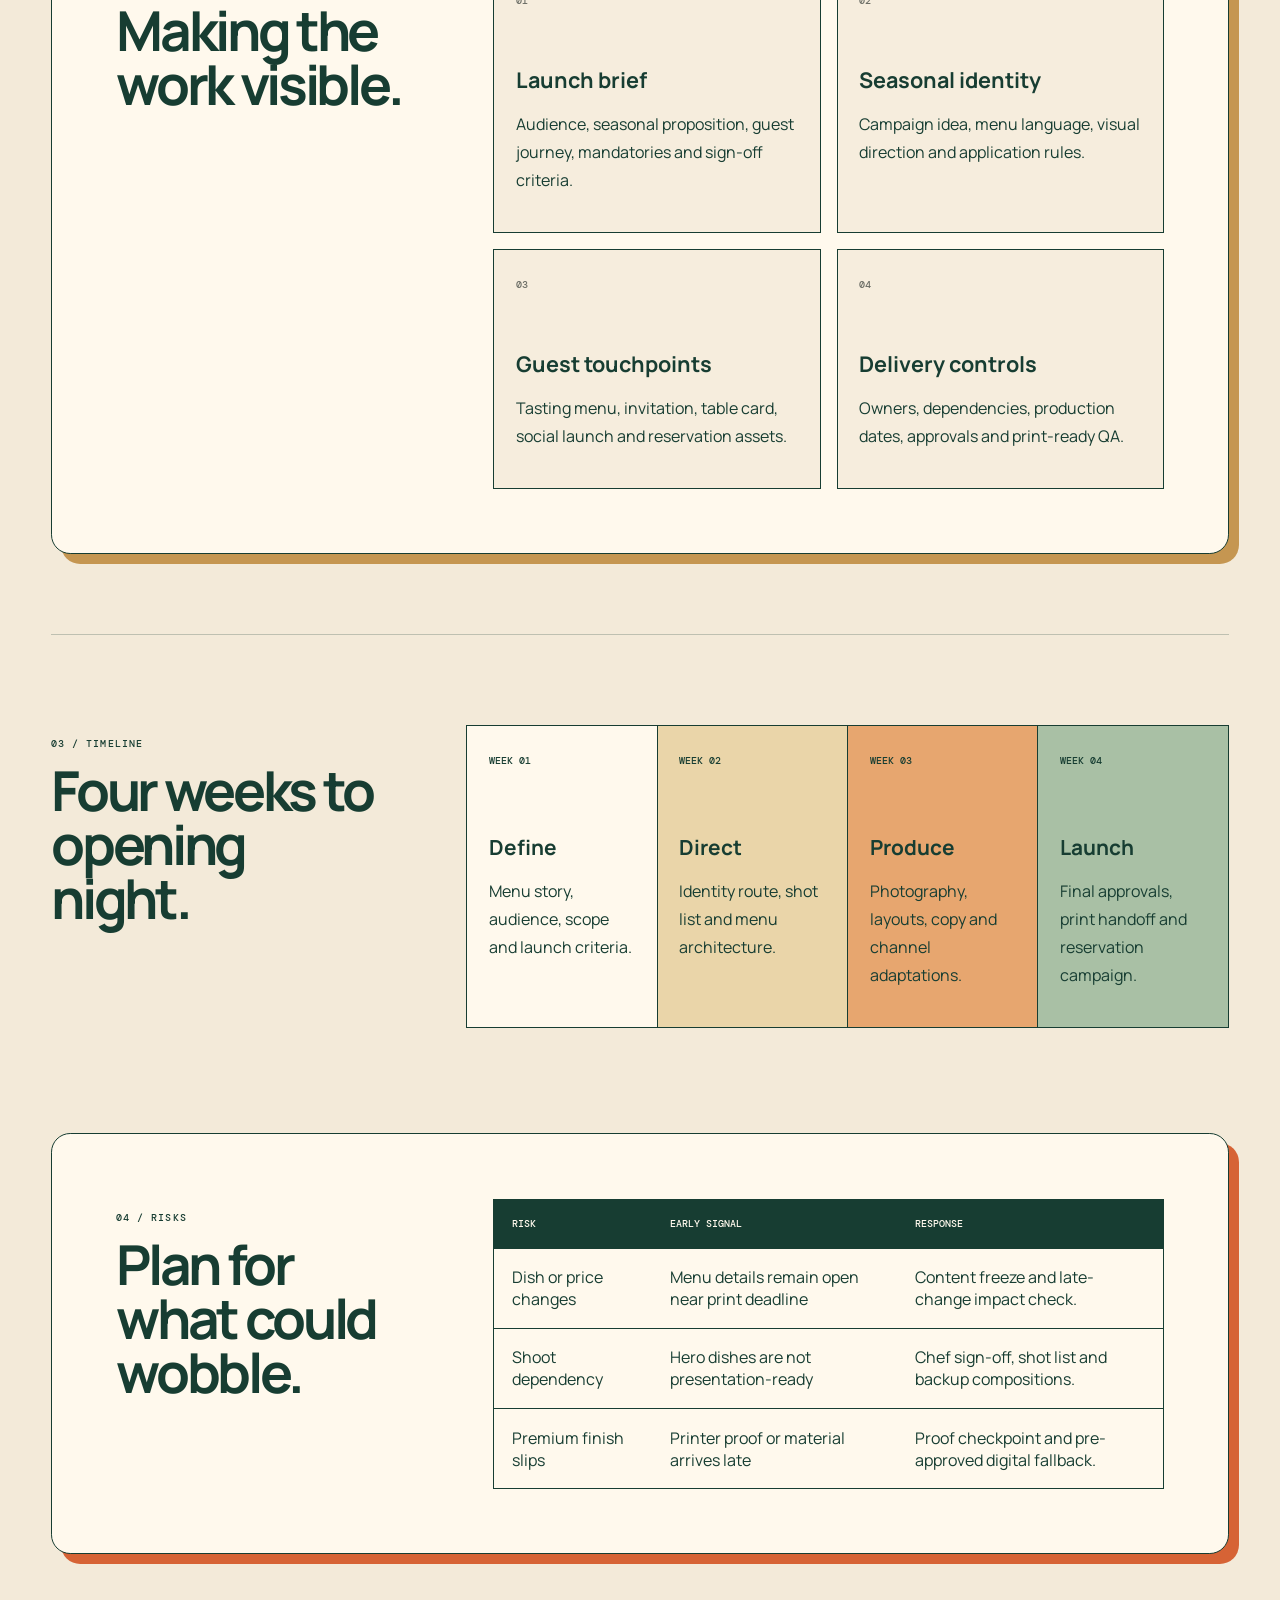
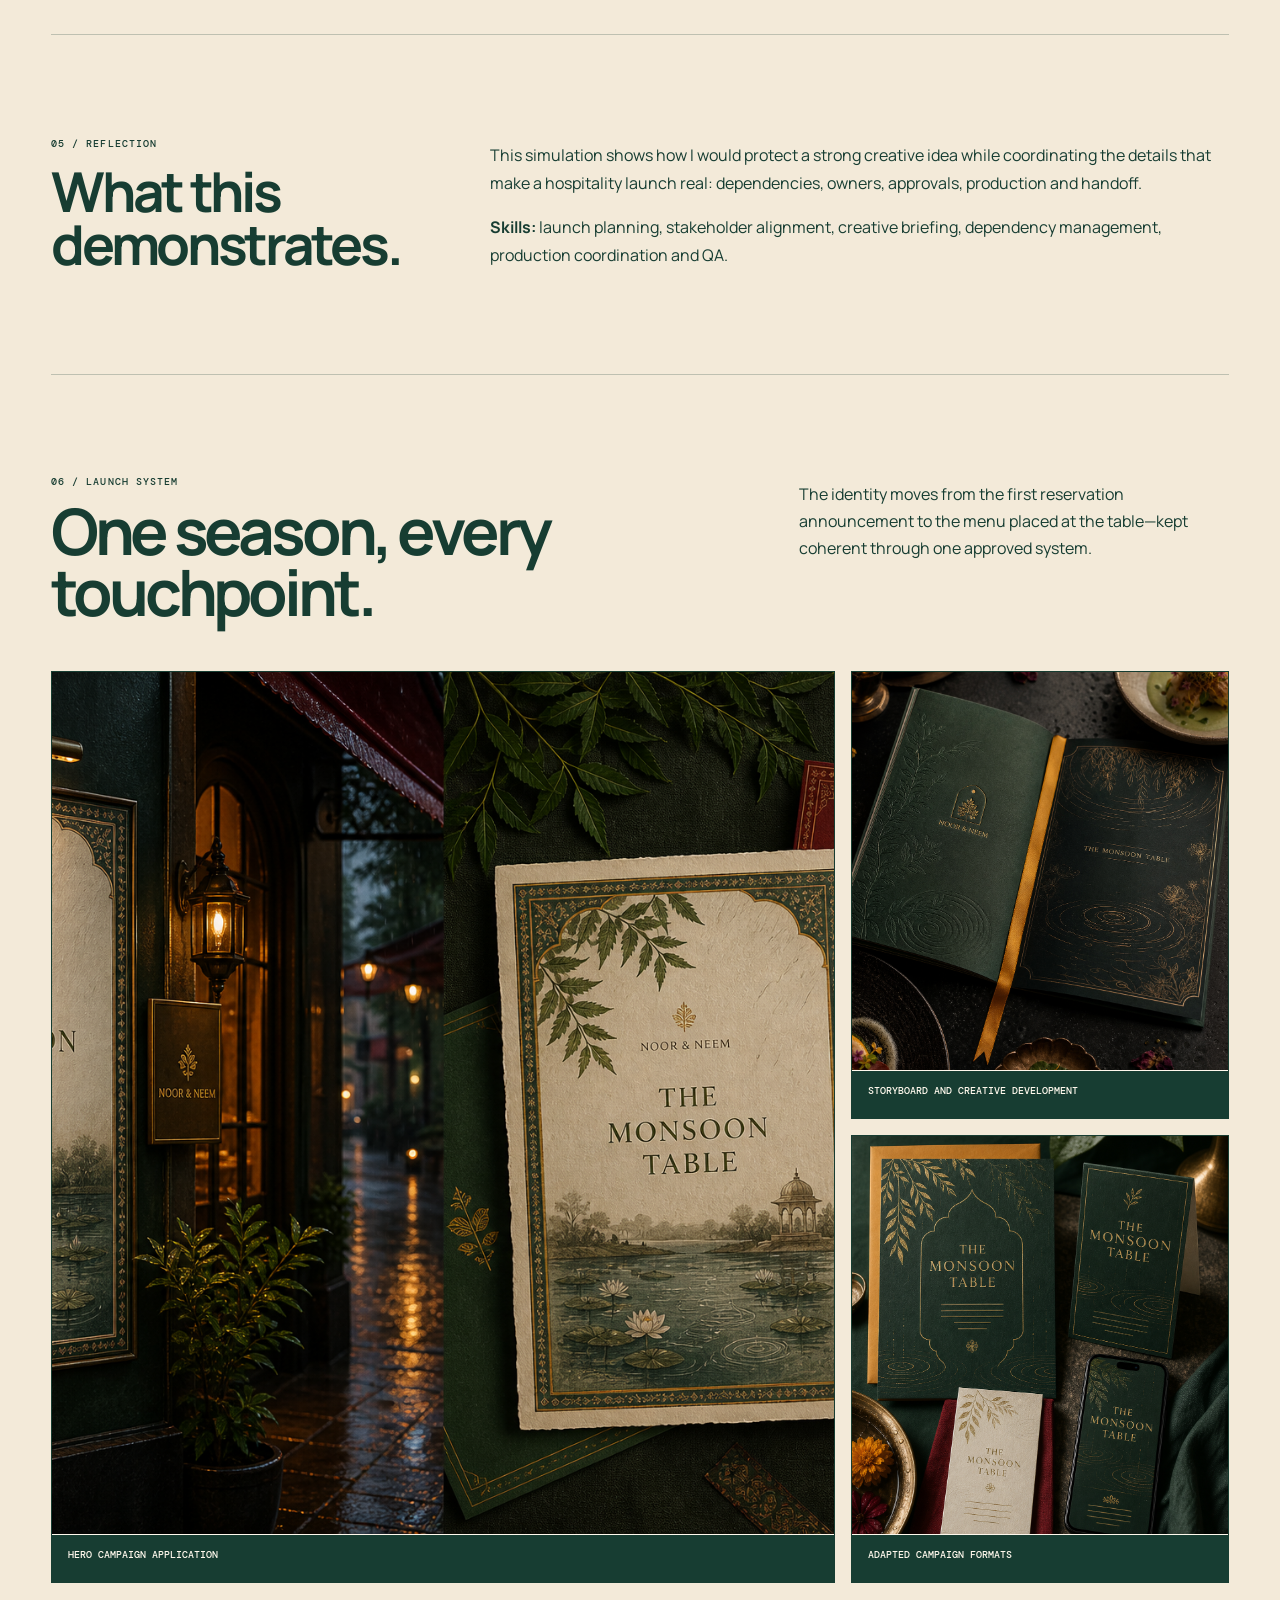
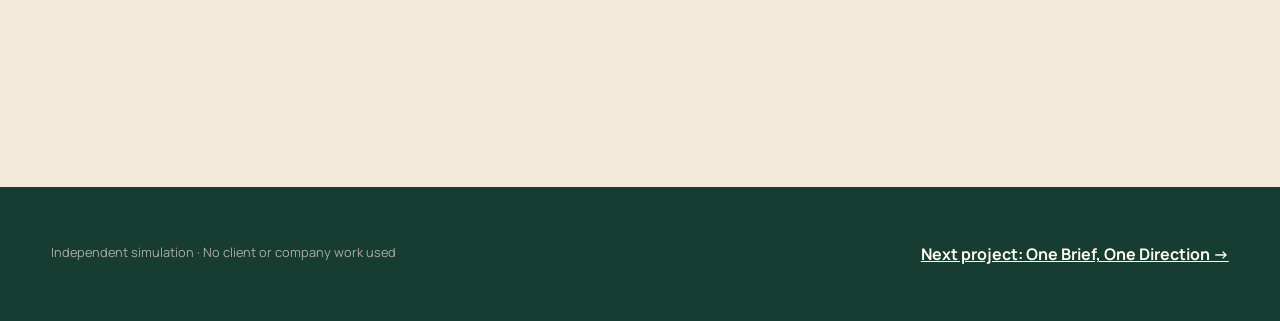
<file: project-campaign.html>
<!doctype html>
<html lang="en">
<head>
<meta charset="utf-8">
<meta name="viewport" content="width=device-width,initial-scale=1">
<title>The Monsoon Table — Aishwarya Jayakrishnan</title>
<link rel="preconnect" href="https://fonts.googleapis.com">
<link rel="preconnect" href="https://fonts.gstatic.com" crossorigin>
<link href="https://fonts.googleapis.com/css2?family=DM+Mono:wght@400;500&family=Manrope:wght@400;500;600;700;800&display=swap" rel="stylesheet">
<link rel="stylesheet" href="project-page.css">
<link rel="stylesheet" href="project-mockups.css">
<link rel="stylesheet" href="project-themes.css">
<link rel="stylesheet" href="mobile.css">
</head>
<body class="theme-restaurant">
<nav class="project-nav">
<a href="index.html#work">← Back to portfolio</a>
<span>SELF-INITIATED SIMULATION / 01</span>
</nav>
<header class="project-hero hero-lime">
<span class="label">NOOR &amp; NEEM · SEASONAL BRAND LAUNCH</span>
<h1>The Monsoon Table.</h1>
<p>Coordinating a seasonal menu identity and launch for a fictional luxury Indian restaurant—from the chef’s first story to the final guest touchpoint.</p>
</header>
<div class="project-facts">
<div>
<span>ROLE</span>Brand Project Coordinator</div>
<div>
<span>DURATION</span>4 weeks</div>
<div>
<span>TEAM MODEL</span>Chef + brand + design + photo + operations</div>
<div>
<span>STATUS</span>Independent simulation</div>
</div>
<main class="project-body">
<section class="project-section">
<div>
<p class="eyebrow">01 / THE BRIEF</p>
<h2>A season guests can see, taste and remember.</h2>
</div>
<div>
<p>Noor &amp; Neem is preparing a limited monsoon tasting menu inspired by regional ingredients and rain-soaked evenings. The challenge is to turn the chef’s culinary narrative into one premium identity across menu, photography, reservations, social and the in-restaurant experience—without missing the seasonal launch window.</p>
<h3>Success looks like</h3>
<ul>
<li>Chef, operations and marketing align on one launch story.</li>
<li>Pricing, allergens and dish availability are approved before print.</li>
<li>Every guest-facing asset is ready before reservations open.</li>
</ul>
</div>
</section>
<section class="project-section">
<div>
<p class="eyebrow">02 / SCOPE</p>
<h2>Making the work visible.</h2>
</div>
<div class="deliverable-grid">
<div class="deliverable">
<span>01</span>
<h3>Launch brief</h3>
<p>Audience, seasonal proposition, guest journey, mandatories and sign-off criteria.</p>
</div>
<div class="deliverable">
<span>02</span>
<h3>Seasonal identity</h3>
<p>Campaign idea, menu language, visual direction and application rules.</p>
</div>
<div class="deliverable">
<span>03</span>
<h3>Guest touchpoints</h3>
<p>Tasting menu, invitation, table card, social launch and reservation assets.</p>
</div>
<div class="deliverable">
<span>04</span>
<h3>Delivery controls</h3>
<p>Owners, dependencies, production dates, approvals and print-ready QA.</p>
</div>
</div>
</section>
<section class="project-section">
<div>
<p class="eyebrow">03 / TIMELINE</p>
<h2>Four weeks to opening night.</h2>
</div>
<div class="timeline">
<div>
<span>WEEK 01</span>
<h3>Define</h3>
<p>Menu story, audience, scope and launch criteria.</p>
</div>
<div>
<span>WEEK 02</span>
<h3>Direct</h3>
<p>Identity route, shot list and menu architecture.</p>
</div>
<div>
<span>WEEK 03</span>
<h3>Produce</h3>
<p>Photography, layouts, copy and channel adaptations.</p>
</div>
<div>
<span>WEEK 04</span>
<h3>Launch</h3>
<p>Final approvals, print handoff and reservation campaign.</p>
</div>
</div>
</section>
<section class="project-section">
<div>
<p class="eyebrow">04 / RISKS</p>
<h2>Plan for what could wobble.</h2>
</div>
<table class="risk-table">
<tr>
<th>RISK</th>
<th>EARLY SIGNAL</th>
<th>RESPONSE</th>
</tr>
<tr>
<td>Dish or price changes</td>
<td>Menu details remain open near print deadline</td>
<td>Content freeze and late-change impact check.</td>
</tr>
<tr>
<td>Shoot dependency</td>
<td>Hero dishes are not presentation-ready</td>
<td>Chef sign-off, shot list and backup compositions.</td>
</tr>
<tr>
<td>Premium finish slips</td>
<td>Printer proof or material arrives late</td>
<td>Proof checkpoint and pre-approved digital fallback.</td>
</tr>
</table>
</section>
<section class="project-section">
<div>
<p class="eyebrow">05 / REFLECTION</p>
<h2>What this demonstrates.</h2>
</div>
<div>
<p>This simulation shows how I would protect a strong creative idea while coordinating the details that make a hospitality launch real: dependencies, owners, approvals, production and handoff.</p>
<p>
<strong>Skills:</strong> launch planning, stakeholder alignment, creative briefing, dependency management, production coordination and QA.</p>
</div>
</section>
<section class="mockup-section">
<div class="mockup-heading"><div><p class="eyebrow">06 / LAUNCH SYSTEM</p><h2>One season, every touchpoint.</h2></div><p>The identity moves from the first reservation announcement to the menu placed at the table—kept coherent through one approved system.</p></div>
<div class="mockup-grid">
<figure class="mockup-slot mockup-wide"><img src="assets/mockups/campaign-mockup-01.png" alt="Campaign hero mockup" onerror="this.remove()"><div class="mockup-empty"><span>01</span><strong>Hero campaign mockup</strong><small>campaign-mockup-01.png · landscape</small></div><figcaption>Hero campaign application</figcaption></figure>
<figure class="mockup-slot"><img src="assets/mockups/campaign-mockup-02.png" alt="Campaign storyboard mockup" onerror="this.remove()"><div class="mockup-empty"><span>02</span><strong>Storyboard or process</strong><small>campaign-mockup-02.png · portrait</small></div><figcaption>Storyboard and creative development</figcaption></figure>
<figure class="mockup-slot"><img src="assets/mockups/campaign-mockup-03.png" alt="Campaign social assets mockup" onerror="this.remove()"><div class="mockup-empty"><span>03</span><strong>Social or format set</strong><small>campaign-mockup-03.png · portrait</small></div><figcaption>Adapted campaign formats</figcaption></figure>
</div></section>
</main>
<footer class="project-footer">
<span>Independent simulation · No client or company work used</span>
<a href="project-workflow.html">Next project: One Brief, One Direction →</a>
</footer>
</body>
</html>
</file>
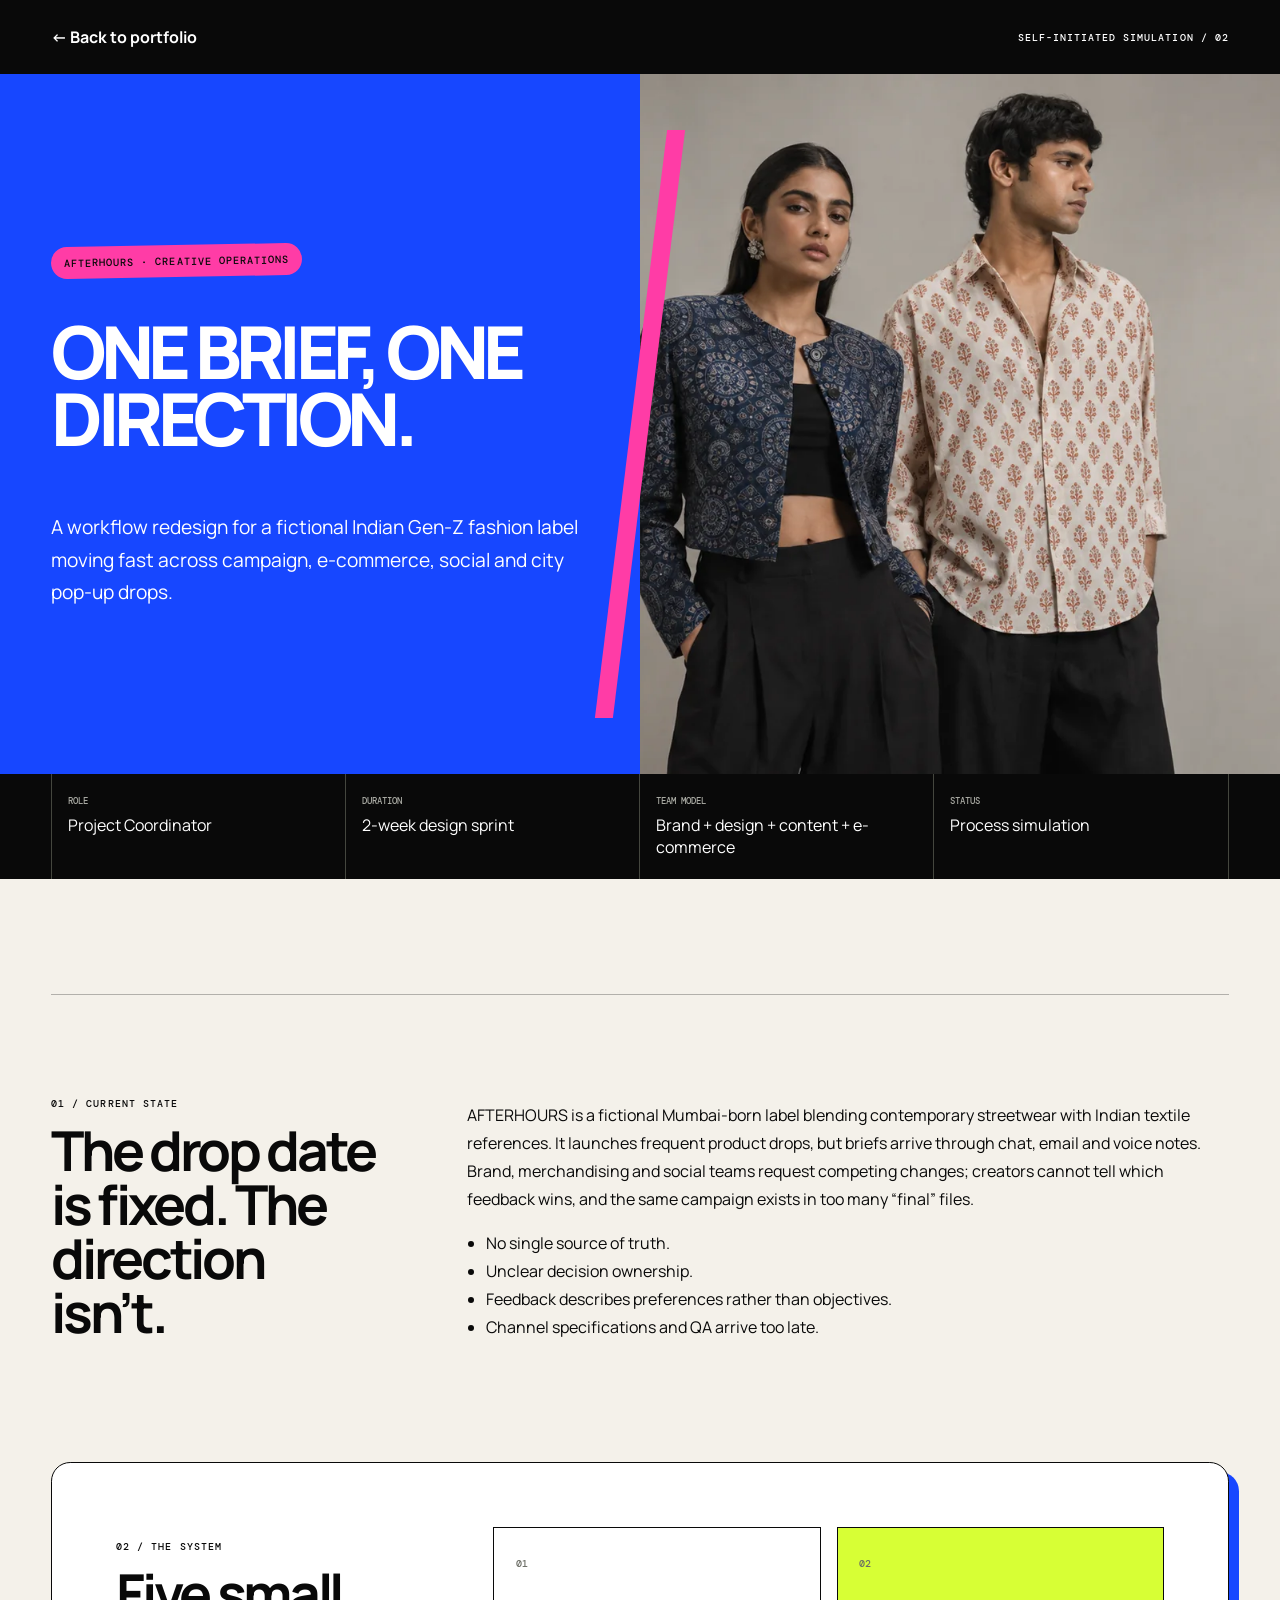
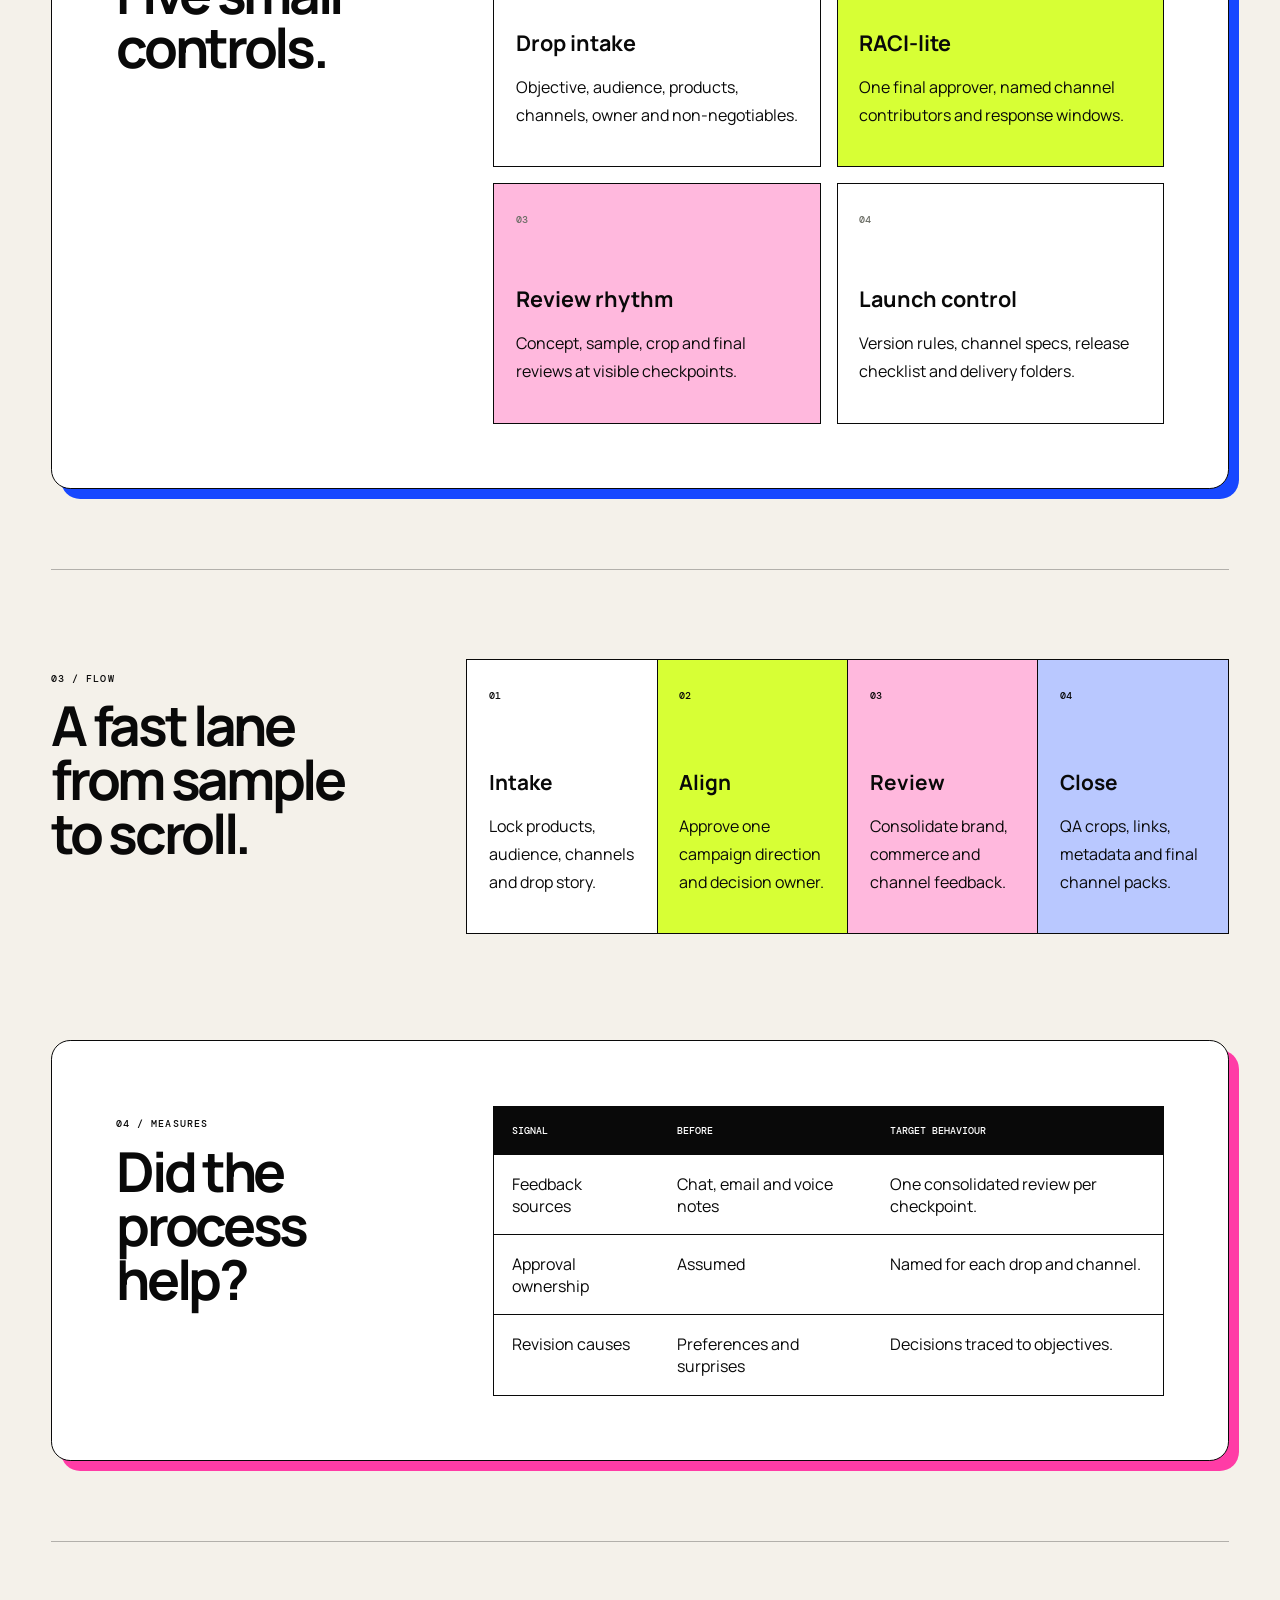
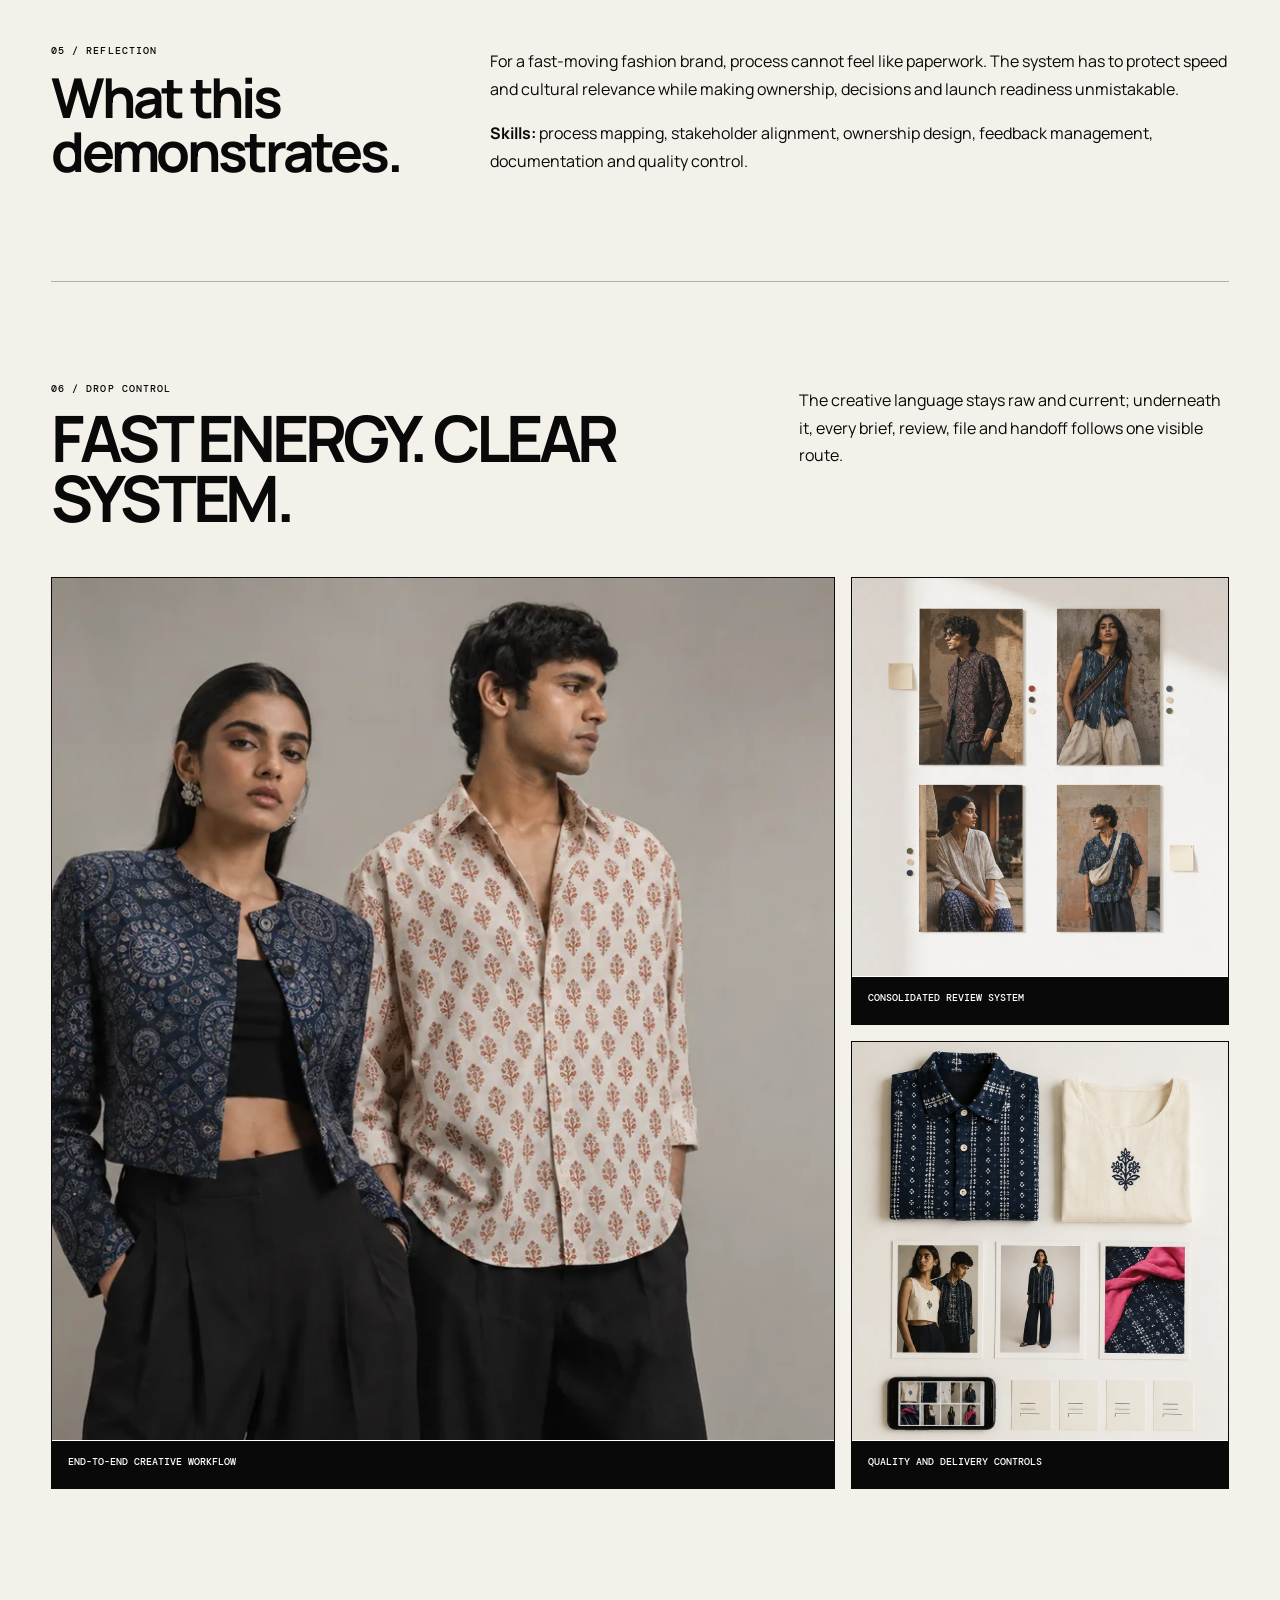
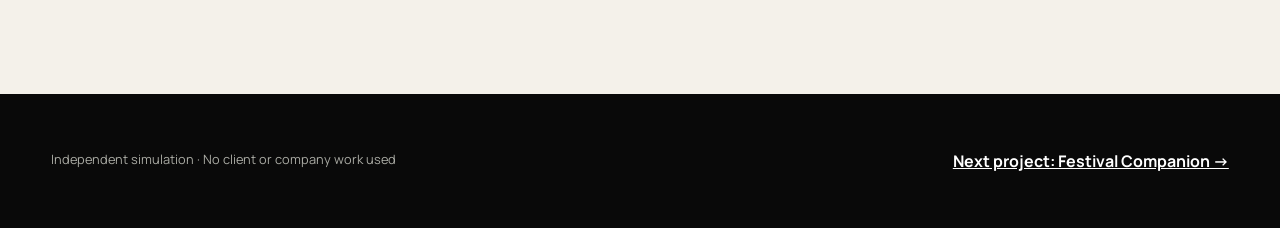
<file: project-workflow.html>
<!doctype html>
<html lang="en">
<head>
<meta charset="utf-8">
<meta name="viewport" content="width=device-width,initial-scale=1">
<title>One Brief, One Direction — Aishwarya Jayakrishnan</title>
<link rel="preconnect" href="https://fonts.googleapis.com">
<link rel="preconnect" href="https://fonts.gstatic.com" crossorigin>
<link href="https://fonts.googleapis.com/css2?family=DM+Mono:wght@400;500&family=Manrope:wght@400;500;600;700;800&display=swap" rel="stylesheet">
<link rel="stylesheet" href="project-page.css">
<link rel="stylesheet" href="project-mockups.css">
<link rel="stylesheet" href="project-themes.css">
<link rel="stylesheet" href="mobile.css">
</head>
<body class="theme-fashion">
<nav class="project-nav">
<a href="index.html#work">← Back to portfolio</a>
<span>SELF-INITIATED SIMULATION / 02</span>
</nav>
<header class="project-hero hero-blue">
<span class="label">AFTERHOURS · CREATIVE OPERATIONS</span>
<h1>One Brief, One Direction.</h1>
<p>A workflow redesign for a fictional Indian Gen-Z fashion label moving fast across campaign, e-commerce, social and city pop-up drops.</p>
</header>
<div class="project-facts">
<div>
<span>ROLE</span>Project Coordinator</div>
<div>
<span>DURATION</span>2-week design sprint</div>
<div>
<span>TEAM MODEL</span>Brand + design + content + e-commerce</div>
<div>
<span>STATUS</span>Process simulation</div>
</div>
<main class="project-body">
<section class="project-section">
<div>
<p class="eyebrow">01 / CURRENT STATE</p>
<h2>The drop date is fixed. The direction isn’t.</h2>
</div>
<div>
<p>AFTERHOURS is a fictional Mumbai-born label blending contemporary streetwear with Indian textile references. It launches frequent product drops, but briefs arrive through chat, email and voice notes. Brand, merchandising and social teams request competing changes; creators cannot tell which feedback wins, and the same campaign exists in too many “final” files.</p>
<ul>
<li>No single source of truth.</li>
<li>Unclear decision ownership.</li>
<li>Feedback describes preferences rather than objectives.</li>
<li>Channel specifications and QA arrive too late.</li>
</ul>
</div>
</section>
<section class="project-section">
<div>
<p class="eyebrow">02 / THE SYSTEM</p>
<h2>Five small controls.</h2>
</div>
<div class="deliverable-grid">
<div class="deliverable">
<span>01</span>
<h3>Drop intake</h3>
<p>Objective, audience, products, channels, owner and non-negotiables.</p>
</div>
<div class="deliverable">
<span>02</span>
<h3>RACI-lite</h3>
<p>One final approver, named channel contributors and response windows.</p>
</div>
<div class="deliverable">
<span>03</span>
<h3>Review rhythm</h3>
<p>Concept, sample, crop and final reviews at visible checkpoints.</p>
</div>
<div class="deliverable">
<span>04</span>
<h3>Launch control</h3>
<p>Version rules, channel specs, release checklist and delivery folders.</p>
</div>
</div>
</section>
<section class="project-section">
<div>
<p class="eyebrow">03 / FLOW</p>
<h2>A fast lane from sample to scroll.</h2>
</div>
<div class="timeline">
<div>
<span>01</span>
<h3>Intake</h3>
<p>Lock products, audience, channels and drop story.</p>
</div>
<div>
<span>02</span>
<h3>Align</h3>
<p>Approve one campaign direction and decision owner.</p>
</div>
<div>
<span>03</span>
<h3>Review</h3>
<p>Consolidate brand, commerce and channel feedback.</p>
</div>
<div>
<span>04</span>
<h3>Close</h3>
<p>QA crops, links, metadata and final channel packs.</p>
</div>
</div>
</section>
<section class="project-section">
<div>
<p class="eyebrow">04 / MEASURES</p>
<h2>Did the process help?</h2>
</div>
<table class="risk-table">
<tr>
<th>SIGNAL</th>
<th>BEFORE</th>
<th>TARGET BEHAVIOUR</th>
</tr>
<tr>
<td>Feedback sources</td>
<td>Chat, email and voice notes</td>
<td>One consolidated review per checkpoint.</td>
</tr>
<tr>
<td>Approval ownership</td>
<td>Assumed</td>
<td>Named for each drop and channel.</td>
</tr>
<tr>
<td>Revision causes</td>
<td>Preferences and surprises</td>
<td>Decisions traced to objectives.</td>
</tr>
</table>
</section>
<section class="project-section">
<div>
<p class="eyebrow">05 / REFLECTION</p>
<h2>What this demonstrates.</h2>
</div>
<div>
<p>For a fast-moving fashion brand, process cannot feel like paperwork. The system has to protect speed and cultural relevance while making ownership, decisions and launch readiness unmistakable.</p>
<p>
<strong>Skills:</strong> process mapping, stakeholder alignment, ownership design, feedback management, documentation and quality control.</p>
</div>
</section>
<section class="mockup-section">
<div class="mockup-heading"><div><p class="eyebrow">06 / DROP CONTROL</p><h2>Fast energy. Clear system.</h2></div><p>The creative language stays raw and current; underneath it, every brief, review, file and handoff follows one visible route.</p></div>
<div class="mockup-grid">
<figure class="mockup-slot mockup-wide"><img src="assets/mockups/workflow-mockup-01.webp" alt="Creative workflow map mockup" onerror="this.remove()"><div class="mockup-empty"><span>01</span><strong>Workflow map</strong><small>workflow-mockup-01.webp · landscape</small></div><figcaption>End-to-end creative workflow</figcaption></figure>
<figure class="mockup-slot"><img src="assets/mockups/workflow-mockup-02.webp" alt="Feedback board mockup" onerror="this.remove()"><div class="mockup-empty"><span>02</span><strong>Feedback board</strong><small>workflow-mockup-02.webp · portrait</small></div><figcaption>Consolidated review system</figcaption></figure>
<figure class="mockup-slot"><img src="assets/mockups/workflow-mockup-03.webp" alt="Quality checklist mockup" onerror="this.remove()"><div class="mockup-empty"><span>03</span><strong>Checklist or template</strong><small>workflow-mockup-03.webp · portrait</small></div><figcaption>Quality and delivery controls</figcaption></figure>
</div></section>
</main>
<footer class="project-footer">
<span>Independent simulation · No client or company work used</span>
<a href="project-ai-adoption.html">Next project: Festival Companion →</a>
</footer>
</body>
</html>
</file>
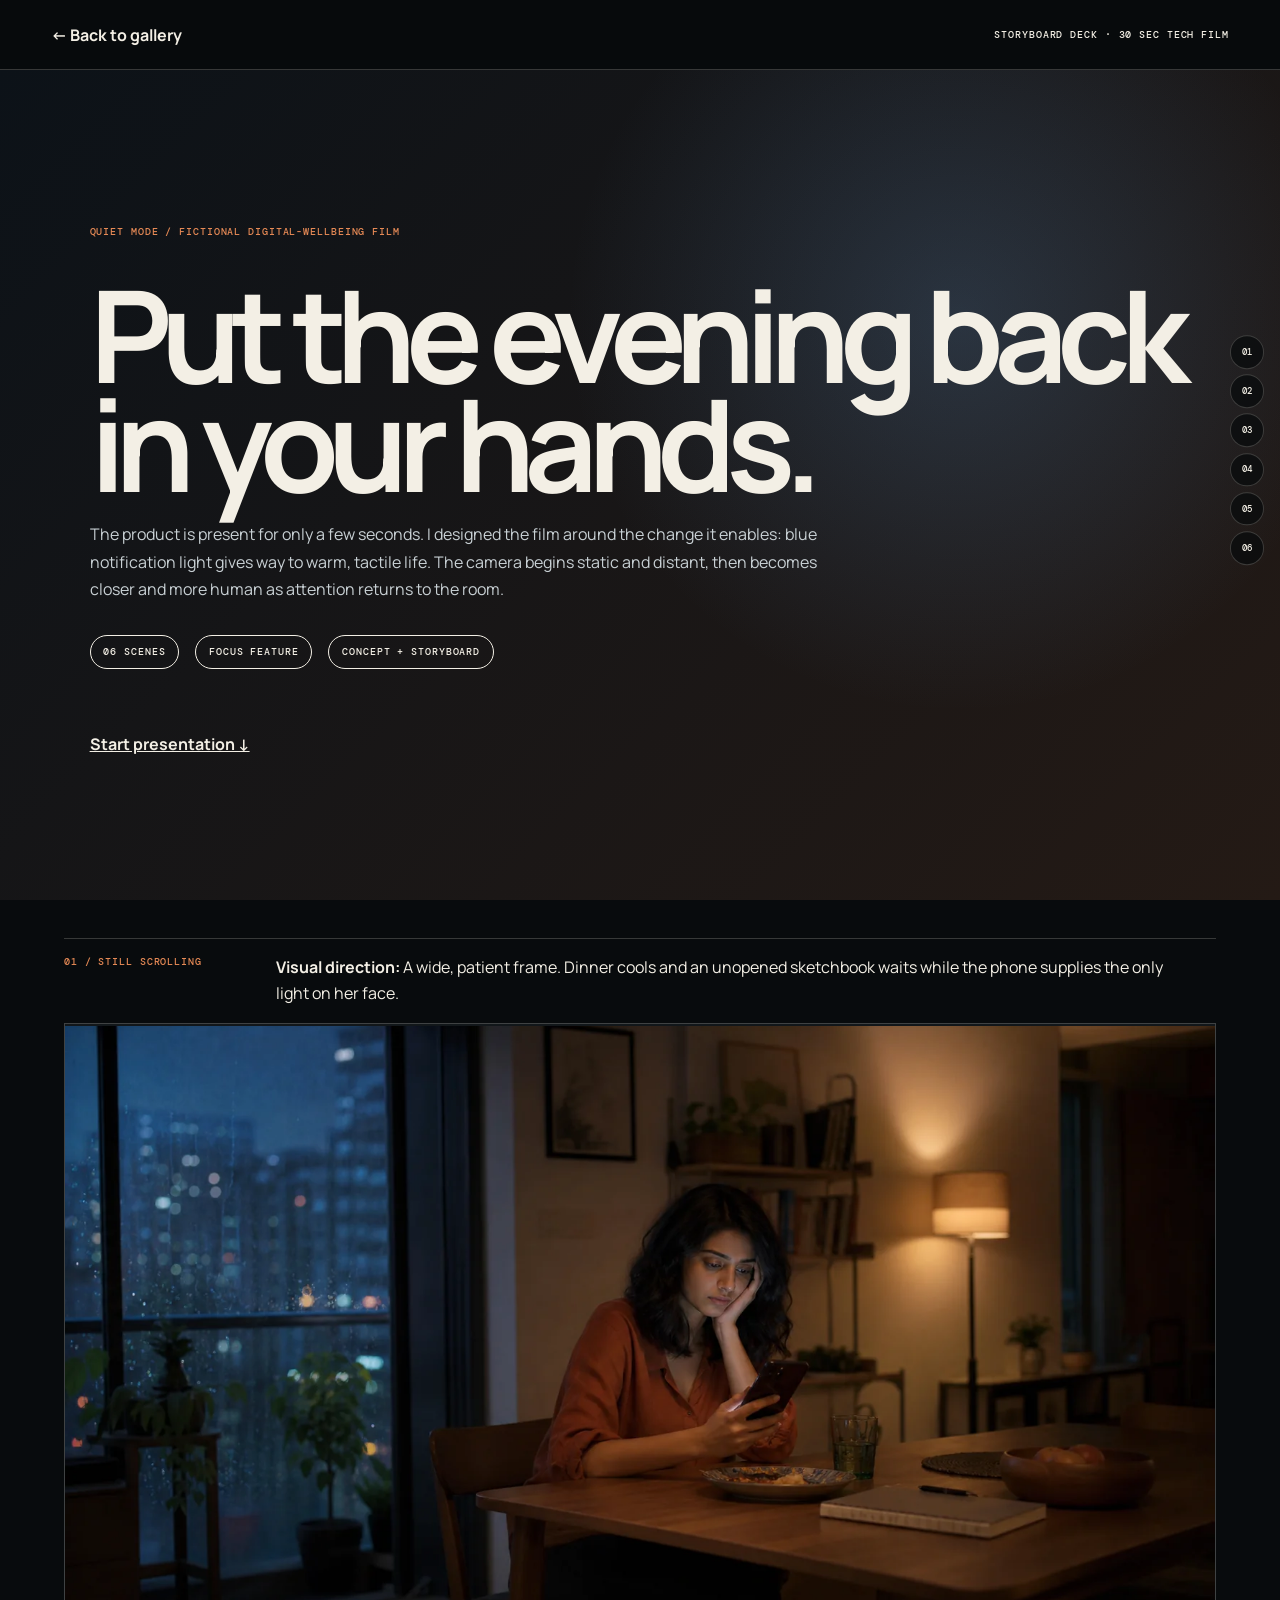
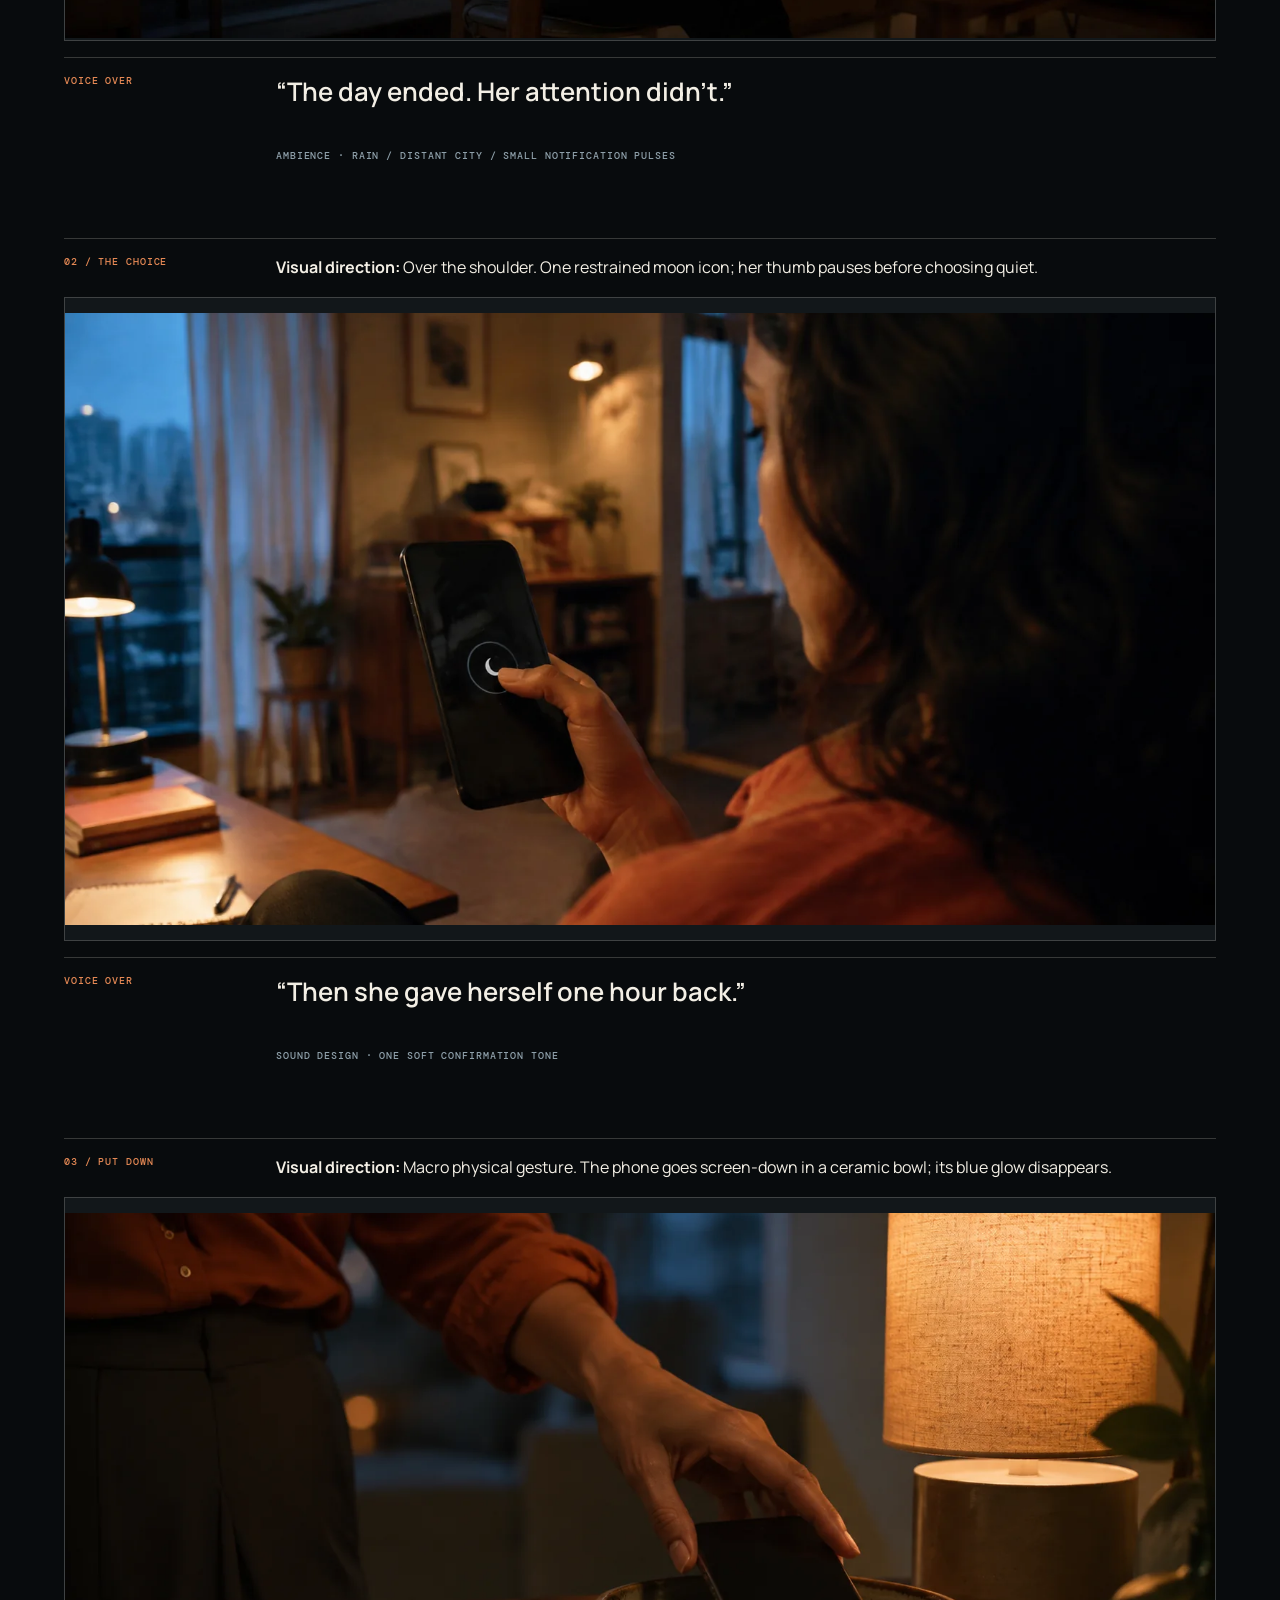
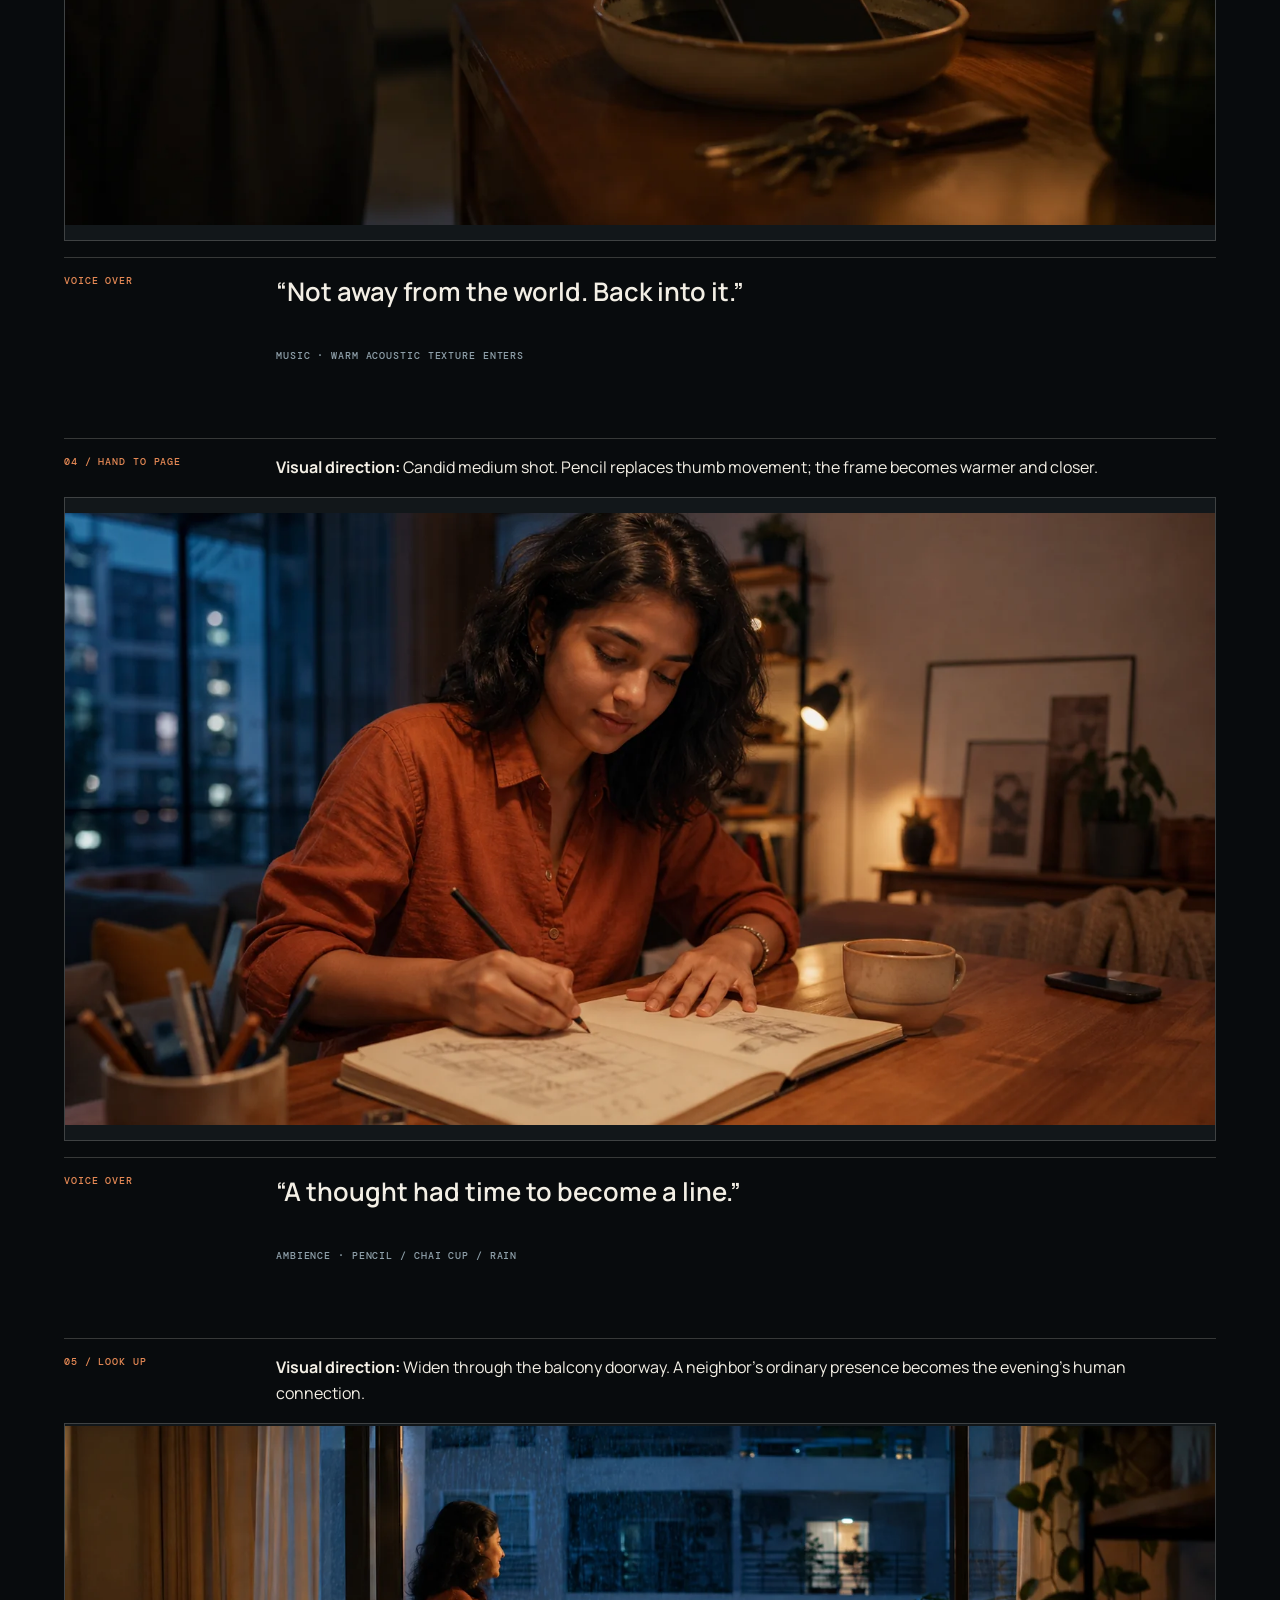
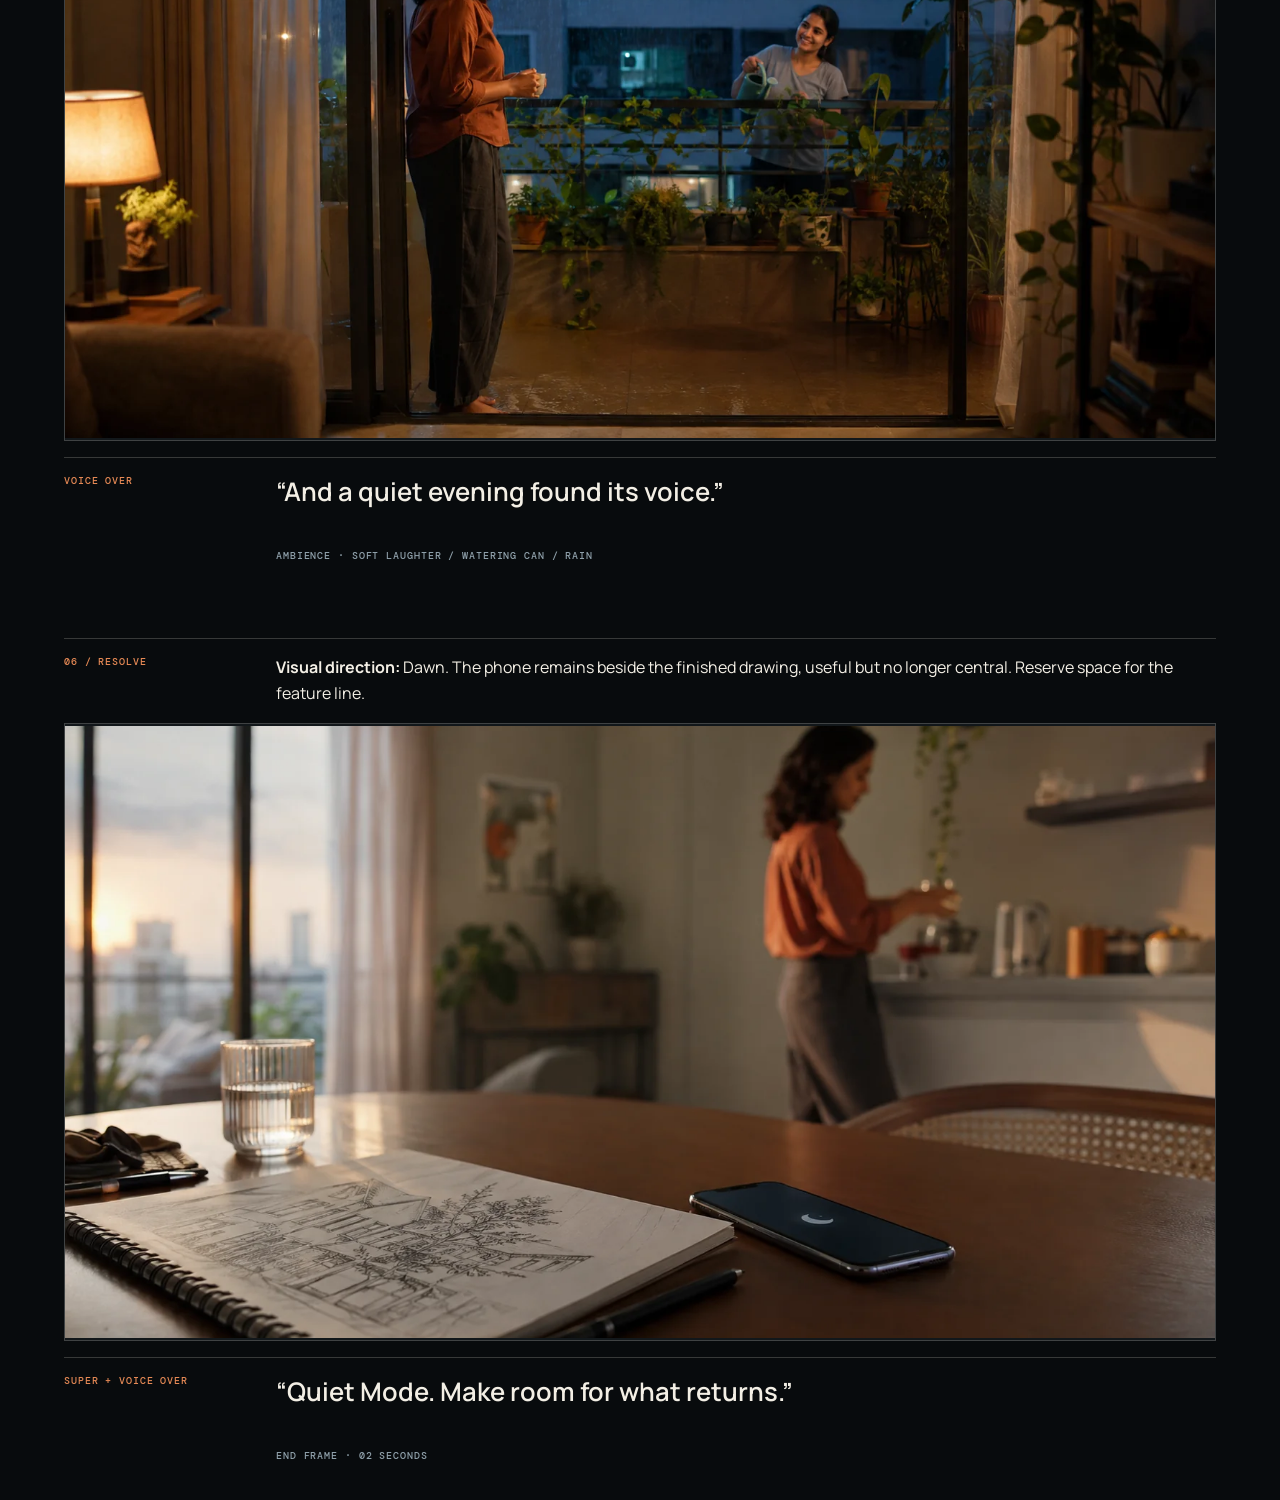
<file: storyboard-quiet-mode.html>
<!doctype html><html lang="en"><head><meta charset="utf-8"><meta name="viewport" content="width=device-width,initial-scale=1"><meta name="description" content="Quiet Mode — a six-slide digital-wellbeing storyboard."><title>Quiet Mode — Technology Storyboard</title><link rel="preconnect" href="https://fonts.googleapis.com"><link rel="preconnect" href="https://fonts.gstatic.com" crossorigin><link href="https://fonts.googleapis.com/css2?family=DM+Mono:wght@400;500&family=Manrope:wght@400;600;700;800&display=swap" rel="stylesheet"><link rel="stylesheet" href="storyboard.css"><link rel="stylesheet" href="mobile.css"><style>:root{--blue:#79a8d8;--coral:#e58955}.deck-cover{background:radial-gradient(circle at 75% 30%,rgba(95,146,198,.24),transparent 35%),linear-gradient(135deg,#0c1218,#241a15)}.deck-intro{max-width:760px;color:#c8d0d4;line-height:1.7;margin:-.5rem 0 2rem}</style></head><body><header class="deck-nav"><a href="index.html#gallery">← Back to gallery</a><span>STORYBOARD DECK · 30 SEC TECH FILM</span></header><main>
<section class="deck-cover"><p>QUIET MODE / FICTIONAL DIGITAL-WELLBEING FILM</p><h1>Put the evening back in your hands.</h1><div class="deck-intro">The product is present for only a few seconds. I designed the film around the change it enables: blue notification light gives way to warm, tactile life. The camera begins static and distant, then becomes closer and more human as attention returns to the room.</div><div class="cover-meta"><span>06 SCENES</span><span>FOCUS FEATURE</span><span>CONCEPT + STORYBOARD</span></div><a href="#slide-01">Start presentation ↓</a></section>
<section class="slide" id="slide-01"><div class="slide-top"><span>01 / STILL SCROLLING</span><p><strong>Visual direction:</strong> A wide, patient frame. Dinner cools and an unopened sketchbook waits while the phone supplies the only light on her face.</p></div><figure><img src="assets/gallery/quiet-mode-01.webp" alt="Woman scrolling at dinner during a rainy evening"></figure><div class="slide-bottom"><span>VOICE OVER</span><blockquote>“The day ended. Her attention didn’t.”</blockquote><small>AMBIENCE · RAIN / DISTANT CITY / SMALL NOTIFICATION PULSES</small></div></section>
<section class="slide" id="slide-02"><div class="slide-top"><span>02 / THE CHOICE</span><p><strong>Visual direction:</strong> Over the shoulder. One restrained moon icon; her thumb pauses before choosing quiet.</p></div><figure><img src="assets/gallery/quiet-mode-02.webp" alt="Woman activating a simple focus mode on her phone"></figure><div class="slide-bottom"><span>VOICE OVER</span><blockquote>“Then she gave herself one hour back.”</blockquote><small>SOUND DESIGN · ONE SOFT CONFIRMATION TONE</small></div></section>
<section class="slide" id="slide-03"><div class="slide-top"><span>03 / PUT DOWN</span><p><strong>Visual direction:</strong> Macro physical gesture. The phone goes screen-down in a ceramic bowl; its blue glow disappears.</p></div><figure><img src="assets/gallery/quiet-mode-03.webp" alt="Phone being placed screen-down in a ceramic bowl"></figure><div class="slide-bottom"><span>VOICE OVER</span><blockquote>“Not away from the world. Back into it.”</blockquote><small>MUSIC · WARM ACOUSTIC TEXTURE ENTERS</small></div></section>
<section class="slide" id="slide-04"><div class="slide-top"><span>04 / HAND TO PAGE</span><p><strong>Visual direction:</strong> Candid medium shot. Pencil replaces thumb movement; the frame becomes warmer and closer.</p></div><figure><img src="assets/gallery/quiet-mode-04.webp" alt="Woman drawing peacefully in a sketchbook"></figure><div class="slide-bottom"><span>VOICE OVER</span><blockquote>“A thought had time to become a line.”</blockquote><small>AMBIENCE · PENCIL / CHAI CUP / RAIN</small></div></section>
<section class="slide" id="slide-05"><div class="slide-top"><span>05 / LOOK UP</span><p><strong>Visual direction:</strong> Widen through the balcony doorway. A neighbor’s ordinary presence becomes the evening’s human connection.</p></div><figure><img src="assets/gallery/quiet-mode-05.webp" alt="Woman talking with a neighbor across a rainy balcony"></figure><div class="slide-bottom"><span>VOICE OVER</span><blockquote>“And a quiet evening found its voice.”</blockquote><small>AMBIENCE · SOFT LAUGHTER / WATERING CAN / RAIN</small></div></section>
<section class="slide" id="slide-06"><div class="slide-top"><span>06 / RESOLVE</span><p><strong>Visual direction:</strong> Dawn. The phone remains beside the finished drawing, useful but no longer central. Reserve space for the feature line.</p></div><figure><img src="assets/gallery/quiet-mode-06.webp" alt="Finished sketch beside a phone in focus mode at dawn"></figure><div class="slide-bottom"><span>SUPER + VOICE OVER</span><blockquote>“Quiet Mode. Make room for what returns.”</blockquote><small>END FRAME · 02 SECONDS</small></div></section></main><nav class="deck-dots" aria-label="Storyboard slides"><a href="#slide-01">01</a><a href="#slide-02">02</a><a href="#slide-03">03</a><a href="#slide-04">04</a><a href="#slide-05">05</a><a href="#slide-06">06</a></nav></body></html>
</file>
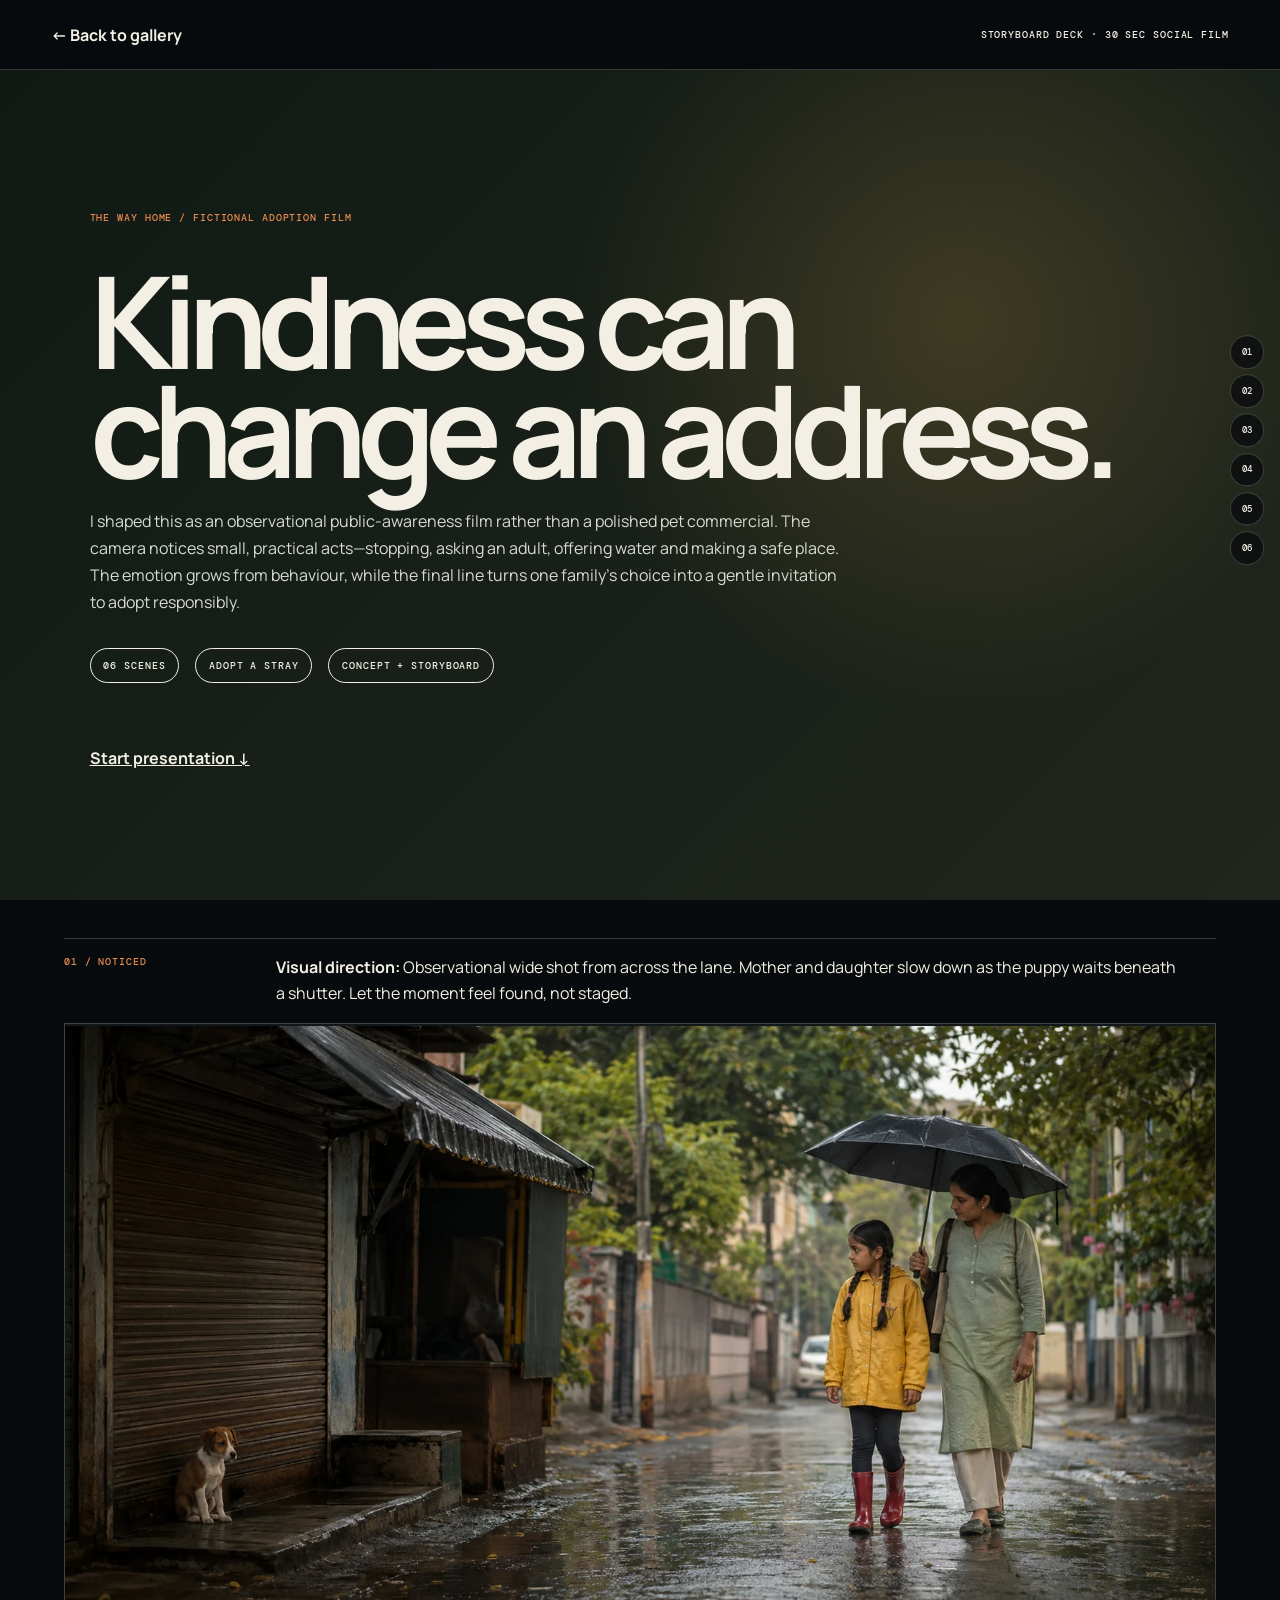
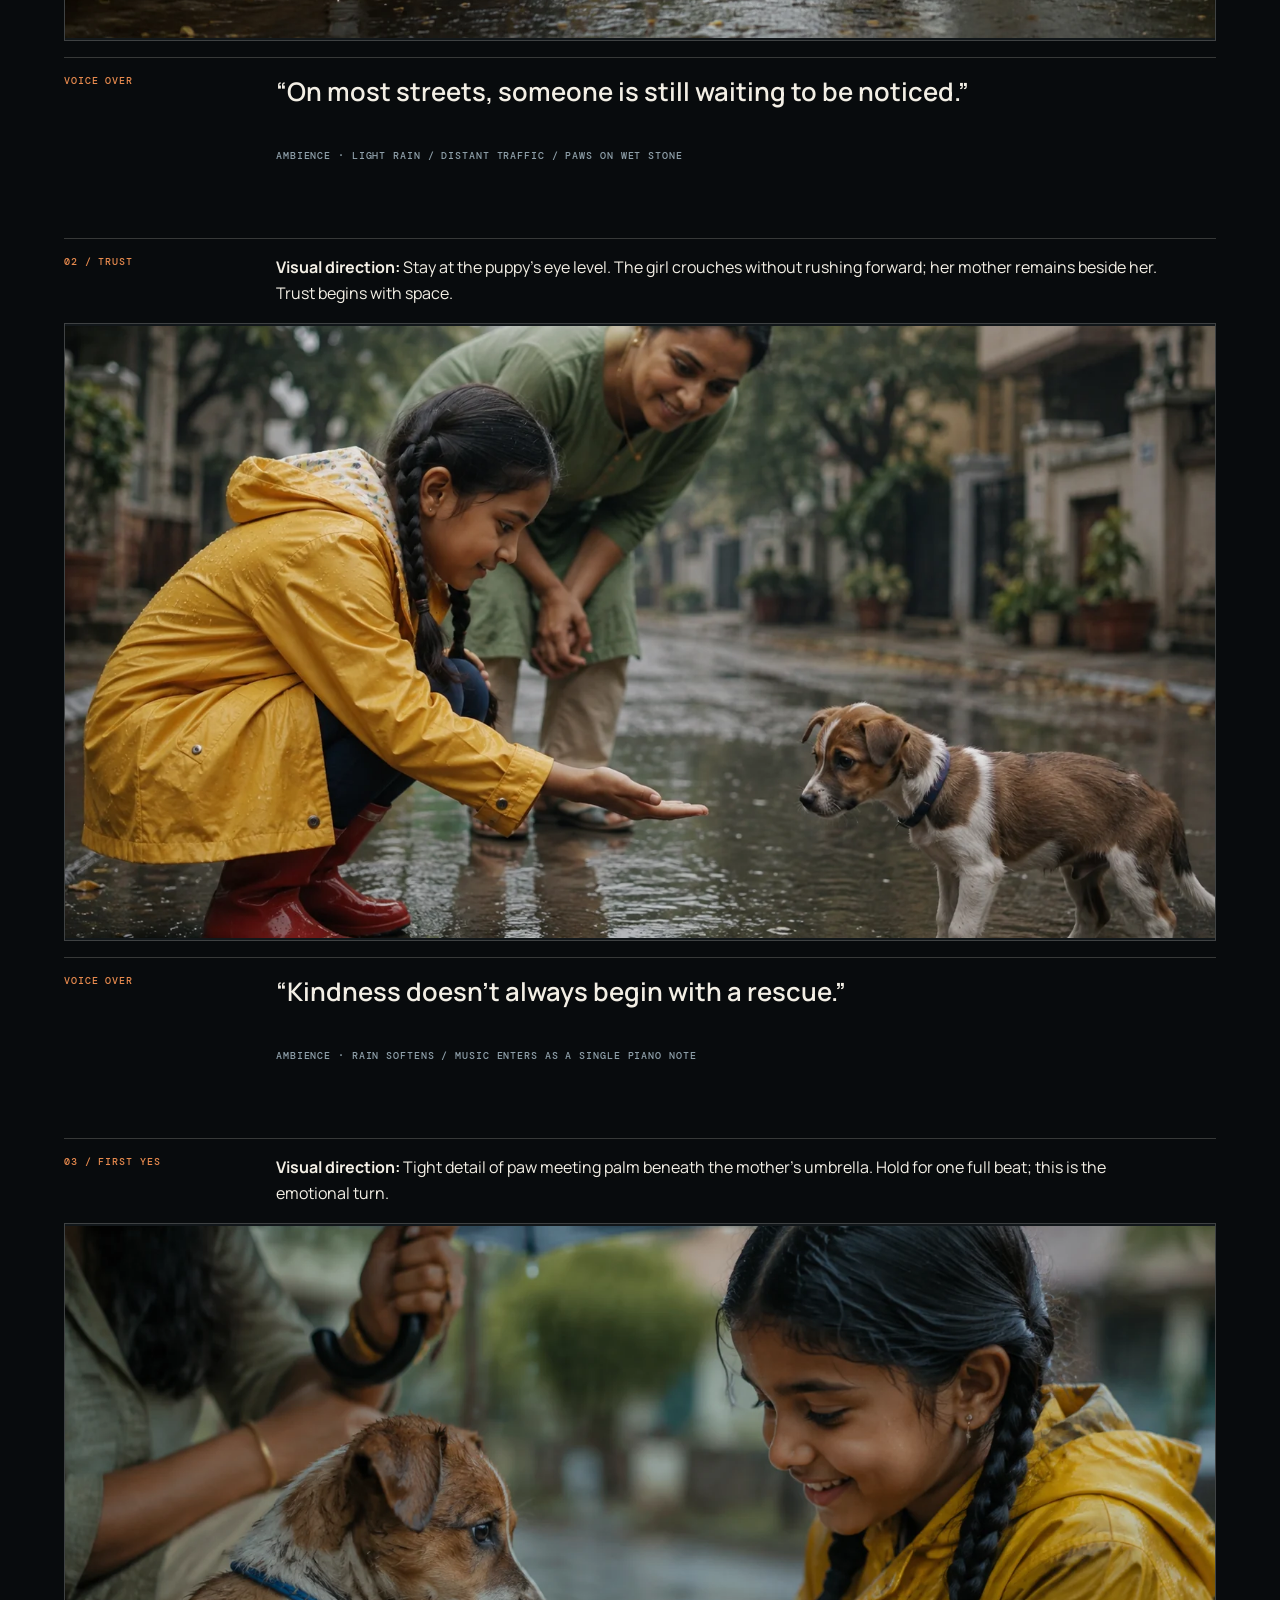
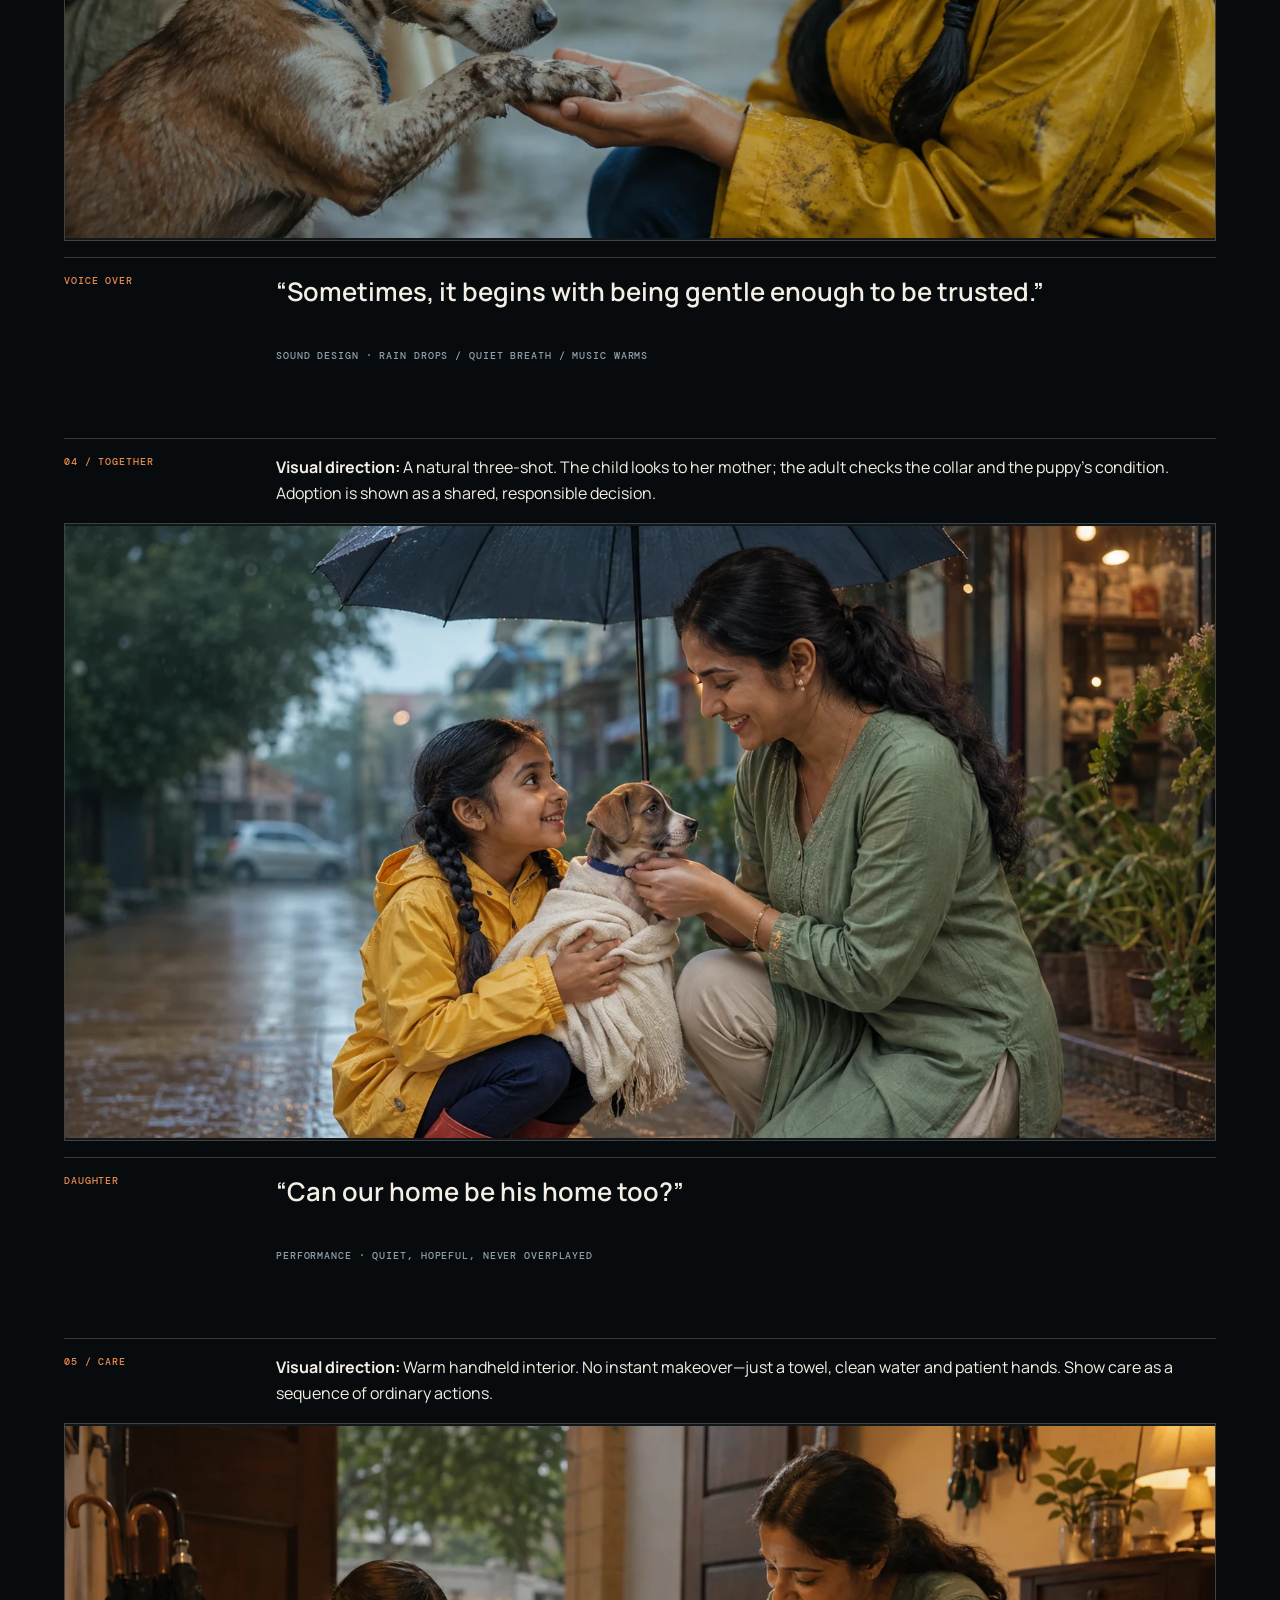
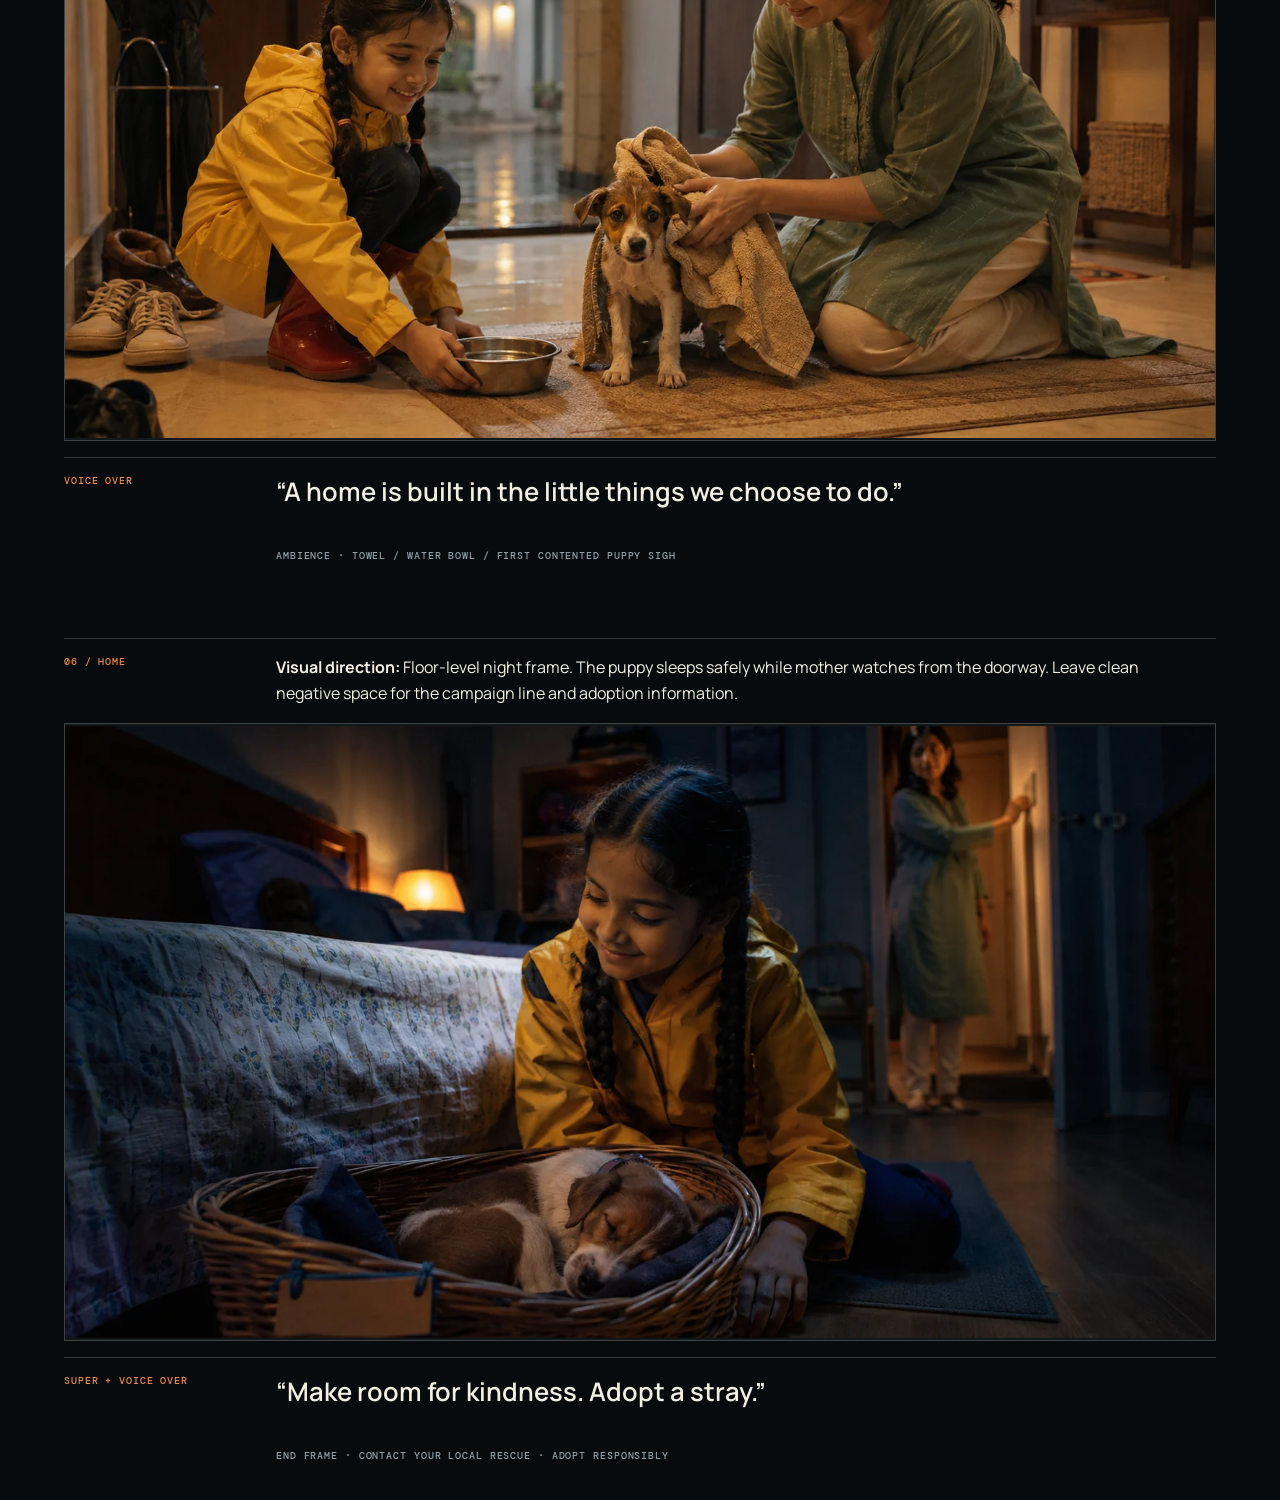
<file: storyboard-signal-found.html>
<!doctype html>
<html lang="en">
<head>
  <meta charset="utf-8"><meta name="viewport" content="width=device-width,initial-scale=1">
  <meta name="description" content="The Way Home — a six-slide documentary-style storyboard encouraging responsible stray adoption.">
  <title>The Way Home — Adopt a Stray Storyboard</title>
  <link rel="preconnect" href="https://fonts.googleapis.com"><link rel="preconnect" href="https://fonts.gstatic.com" crossorigin>
  <link href="https://fonts.googleapis.com/css2?family=DM+Mono:wght@400;500&family=Manrope:wght@400;600;700;800&display=swap" rel="stylesheet">
<link rel="stylesheet" href="storyboard.css">
<link rel="stylesheet" href="mobile.css">
<style>:root{--blue:#d6a448;--coral:#e78a4e}.deck-cover{background:radial-gradient(circle at 75% 30%,rgba(214,164,72,.2),transparent 35%),linear-gradient(135deg,#101914,#20261d)}.deck-intro{max-width:760px;color:#d7dbd2;line-height:1.7;margin:-.5rem 0 2rem}</style>
</head>
<body>
  <header class="deck-nav"><a href="index.html#gallery">← Back to gallery</a><span>STORYBOARD DECK · 30 SEC SOCIAL FILM</span></header>
  <main>
    <section class="deck-cover"><p>THE WAY HOME / FICTIONAL ADOPTION FILM</p><h1>Kindness can change an address.</h1><div class="deck-intro">I shaped this as an observational public-awareness film rather than a polished pet commercial. The camera notices small, practical acts—stopping, asking an adult, offering water and making a safe place. The emotion grows from behaviour, while the final line turns one family’s choice into a gentle invitation to adopt responsibly.</div><div class="cover-meta"><span>06 SCENES</span><span>ADOPT A STRAY</span><span>CONCEPT + STORYBOARD</span></div><a href="#slide-01">Start presentation ↓</a></section>
    <section class="slide" id="slide-01"><div class="slide-top"><span>01 / NOTICED</span><p><strong>Visual direction:</strong> Observational wide shot from across the lane. Mother and daughter slow down as the puppy waits beneath a shutter. Let the moment feel found, not staged.</p></div><figure><img src="assets/gallery/way-home-slide-01.webp" alt="Girl and her mother noticing a stray puppy after the rain"></figure><div class="slide-bottom"><span>VOICE OVER</span><blockquote>“On most streets, someone is still waiting to be noticed.”</blockquote><small>AMBIENCE · LIGHT RAIN / DISTANT TRAFFIC / PAWS ON WET STONE</small></div></section>
    <section class="slide" id="slide-02"><div class="slide-top"><span>02 / TRUST</span><p><strong>Visual direction:</strong> Stay at the puppy’s eye level. The girl crouches without rushing forward; her mother remains beside her. Trust begins with space.</p></div><figure><img src="assets/gallery/way-home-slide-02.webp" alt="Girl calmly offering her hand to a cautious stray puppy"></figure><div class="slide-bottom"><span>VOICE OVER</span><blockquote>“Kindness doesn’t always begin with a rescue.”</blockquote><small>AMBIENCE · RAIN SOFTENS / MUSIC ENTERS AS A SINGLE PIANO NOTE</small></div></section>
    <section class="slide" id="slide-03"><div class="slide-top"><span>03 / FIRST YES</span><p><strong>Visual direction:</strong> Tight detail of paw meeting palm beneath the mother’s umbrella. Hold for one full beat; this is the emotional turn.</p></div><figure><img src="assets/gallery/way-home-slide-03.webp" alt="Muddy puppy placing its paw in the girl's hand"></figure><div class="slide-bottom"><span>VOICE OVER</span><blockquote>“Sometimes, it begins with being gentle enough to be trusted.”</blockquote><small>SOUND DESIGN · RAIN DROPS / QUIET BREATH / MUSIC WARMS</small></div></section>
    <section class="slide" id="slide-04"><div class="slide-top"><span>04 / TOGETHER</span><p><strong>Visual direction:</strong> A natural three-shot. The child looks to her mother; the adult checks the collar and the puppy’s condition. Adoption is shown as a shared, responsible decision.</p></div><figure><img src="assets/gallery/way-home-slide-04.webp" alt="Girl and mother safely wrapping the puppy after deciding to help"></figure><div class="slide-bottom"><span>DAUGHTER</span><blockquote>“Can our home be his home too?”</blockquote><small>PERFORMANCE · QUIET, HOPEFUL, NEVER OVERPLAYED</small></div></section>
    <section class="slide" id="slide-05"><div class="slide-top"><span>05 / CARE</span><p><strong>Visual direction:</strong> Warm handheld interior. No instant makeover—just a towel, clean water and patient hands. Show care as a sequence of ordinary actions.</p></div><figure><img src="assets/gallery/way-home-slide-05.webp" alt="Mother and daughter drying the puppy and offering water at home"></figure><div class="slide-bottom"><span>VOICE OVER</span><blockquote>“A home is built in the little things we choose to do.”</blockquote><small>AMBIENCE · TOWEL / WATER BOWL / FIRST CONTENTED PUPPY SIGH</small></div></section>
    <section class="slide" id="slide-06"><div class="slide-top"><span>06 / HOME</span><p><strong>Visual direction:</strong> Floor-level night frame. The puppy sleeps safely while mother watches from the doorway. Leave clean negative space for the campaign line and adoption information.</p></div><figure><img src="assets/gallery/way-home-slide-06.webp" alt="Rescued puppy sleeping safely beside the girl's bed"></figure><div class="slide-bottom"><span>SUPER + VOICE OVER</span><blockquote>“Make room for kindness. Adopt a stray.”</blockquote><small>END FRAME · CONTACT YOUR LOCAL RESCUE · ADOPT RESPONSIBLY</small></div></section>
  </main>
  <nav class="deck-dots" aria-label="Storyboard slides"><a href="#slide-01">01</a><a href="#slide-02">02</a><a href="#slide-03">03</a><a href="#slide-04">04</a><a href="#slide-05">05</a><a href="#slide-06">06</a></nav>
</body>
</html>
</file>
<file: styles.css>
:root{--ink:#11120f;--paper:#f5f1e8;--lime:#dfff4f;--blue:#90bdff;--coral:#ff806d;--white:#fffdf7;--line:rgba(17,18,15,.2);--pad:clamp(1.25rem,4vw,4.5rem);--radius:1.15rem}*{box-sizing:border-box}html{scroll-behavior:smooth}body{margin:0;background:var(--paper);color:var(--ink);font-family:Manrope,Arial,sans-serif;overflow-x:hidden}button,a{font:inherit}a{color:inherit}.skip-link{position:fixed;left:1rem;top:-5rem;background:var(--lime);padding:.75rem 1rem;z-index:99}.skip-link:focus{top:1rem}.cursor-glow{position:fixed;width:26rem;height:26rem;border-radius:50%;background:radial-gradient(circle,rgba(223,255,79,.12),transparent 68%);pointer-events:none;z-index:10;transform:translate(-50%,-50%)}.site-header{height:76px;display:flex;align-items:center;justify-content:space-between;padding:0 var(--pad);position:absolute;top:0;width:100%;z-index:20;border-bottom:1px solid rgba(255,255,255,.18);color:white}.brand{text-decoration:none;display:flex;align-items:center;gap:.4rem;font-weight:800;letter-spacing:-.06em;font-size:1.25rem}.brand-dot{width:.55rem;height:.55rem;background:var(--lime);border-radius:50%}.site-header nav{display:flex;gap:2rem}.site-header nav a,.header-cta{text-decoration:none;font-size:.78rem;font-weight:700;text-transform:uppercase;letter-spacing:.08em}.header-cta{border:1px solid currentColor;border-radius:100px;padding:.65rem 1rem}.hero{min-height:100svh;background:var(--ink);color:var(--white);padding:clamp(8rem,14vh,10rem) var(--pad) 3rem;position:relative;overflow:hidden;display:flex;flex-direction:column;justify-content:center}.hero:before{content:"";position:absolute;inset:0;background-image:linear-gradient(rgba(255,255,255,.045) 1px,transparent 1px),linear-gradient(90deg,rgba(255,255,255,.045) 1px,transparent 1px);background-size:6vw 6vw;mask-image:linear-gradient(to bottom,black,transparent 90%)}.hero-kicker{font:500 .75rem DM Mono,monospace;text-transform:uppercase;letter-spacing:.08em;display:flex;gap:.65rem;align-items:center;position:relative}.status-dot{width:.55rem;height:.55rem;border-radius:50%;background:var(--lime);box-shadow:0 0 0 .35rem rgba(223,255,79,.12)}h1,h2,h3,p{margin-top:0}.hero h1{font-size:clamp(3.65rem,9.5vw,9.5rem);line-height:.87;letter-spacing:-.075em;margin:clamp(2rem,7vh,5rem) 0;font-weight:700;position:relative;max-width:1200px}.hero h1 em,.contact h2 em{font-family:Georgia,serif;font-weight:400;color:var(--lime)}.scribble-wrap{position:relative}.scribble{position:absolute;height:.09em;background:var(--coral);left:-.02em;right:-.02em;top:54%;transform:rotate(-3deg)}.hero-bottom{display:grid;grid-template-columns:minmax(250px,520px) auto;justify-content:space-between;align-items:end;gap:2rem;position:relative}.hero-bottom p{font-size:clamp(1rem,1.7vw,1.3rem);line-height:1.6;color:#d1d1cb;margin:0}.hero-bottom strong{color:white}.round-link{width:8.5rem;height:8.5rem;border:1px solid rgba(255,255,255,.4);border-radius:50%;display:flex;align-items:center;justify-content:center;gap:.75rem;text-decoration:none;text-transform:uppercase;font-size:.7rem;letter-spacing:.09em;transition:.25s}.round-link:hover{background:var(--lime);color:var(--ink);transform:rotate(5deg)}.round-link b{font-size:1.3rem}.floating-note{position:absolute;font:500 .68rem DM Mono,monospace;color:var(--ink);background:var(--lime);padding:.5rem .7rem;transform:rotate(-5deg);box-shadow:3px 4px 0 rgba(0,0,0,.25)}.note-one{right:7%;top:23%}.note-two{right:22%;bottom:28%;background:var(--blue);transform:rotate(4deg)}.note-three{left:49%;top:20%;background:var(--coral);transform:rotate(3deg)}.section-pad{padding:clamp(5rem,10vw,9rem) var(--pad)}.eyebrow{font:500 .72rem DM Mono,monospace;letter-spacing:.12em;text-transform:uppercase}.manifesto-grid,.section-heading{display:grid;grid-template-columns:1.6fr .7fr;gap:clamp(2rem,7vw,8rem);align-items:start}.manifesto h2,.section-heading h2,.proof h2{font-size:clamp(2.5rem,5.4vw,5.6rem);line-height:.98;letter-spacing:-.06em;margin-bottom:0}.manifesto-copy{font-size:1.04rem;line-height:1.75;padding-top:.4rem}.signal-strip{margin-top:5rem;border-top:1px solid var(--line);border-bottom:1px solid var(--line);display:flex;flex-wrap:wrap}.signal-strip span{flex:1;min-width:200px;padding:1.2rem 1rem;text-align:center;border-right:1px solid var(--line);font:500 .7rem DM Mono,monospace;text-transform:uppercase}.dark{background:var(--ink);color:var(--white)}.section-heading>p{line-height:1.7;color:#bdbdb6;margin-top:1.75rem}.case-grid{display:grid;grid-template-columns:repeat(12,1fr);gap:1rem;margin-top:5rem}.case-card{min-height:520px;color:var(--ink);padding:1.4rem;border-radius:var(--radius);position:relative;overflow:hidden;display:flex;flex-direction:column}.case-card:nth-child(1){grid-column:span 7}.case-card:nth-child(2){grid-column:span 5}.case-card:nth-child(3){grid-column:4/span 7}.lime{background:var(--lime)}.blue{background:var(--blue)}.coral{background:var(--coral)}.case-top{display:flex;justify-content:space-between;font:500 .67rem DM Mono,monospace;text-transform:uppercase}.case-card h3{font-size:clamp(2rem,3.8vw,4rem);line-height:1;letter-spacing:-.055em;margin:5rem 0 1rem;max-width:720px}.case-card p{max-width:520px;line-height:1.6}.case-open{margin-top:auto;align-self:flex-start;border:0;border-bottom:1px solid;background:transparent;padding:.5rem 0;cursor:pointer;font-weight:700}.case-open span{display:inline-block;transition:.2s}.case-open:hover span{transform:translate(3px,-3px)}.card-orbit{position:absolute;width:16rem;height:16rem;border:1px solid rgba(0,0,0,.3);border-radius:50%;right:-3rem;bottom:-4rem;animation:spin 22s linear infinite}.card-orbit span{position:absolute;font:500 .6rem DM Mono}.card-orbit span:nth-child(1){top:-.4rem;left:45%}.card-orbit span:nth-child(2){top:48%;right:-1rem}.card-orbit span:nth-child(3){bottom:-.4rem;left:45%}@keyframes spin{to{transform:rotate(360deg)}}.card-lines{position:absolute;inset:auto -20% -10% 20%;height:48%;background:repeating-linear-gradient(20deg,transparent 0 18px,rgba(0,0,0,.18) 19px 20px)}.card-stamp{position:absolute;right:2rem;bottom:2rem;border:2px solid;border-radius:50%;width:8rem;height:8rem;display:grid;place-items:center;font:500 .65rem DM Mono;transform:rotate(-10deg)}.steps{display:grid;grid-template-columns:repeat(5,1fr);margin-top:5rem;border-top:1px solid var(--line)}.step{background:transparent;border:0;border-right:1px solid var(--line);text-align:left;padding:1.5rem 1rem 2rem;cursor:pointer;color:inherit;transition:.25s}.step:first-child{border-left:1px solid var(--line)}.step span,.step small{display:block;font:400 .65rem DM Mono,monospace}.step strong{display:block;font-size:clamp(1rem,1.5vw,1.4rem);margin:2.5rem 0 .5rem}.step.active,.step:hover{background:var(--lime)}.step-detail{margin:2rem 0 0 auto;background:var(--blue);padding:2rem;border-radius:var(--radius);max-width:690px;display:grid;grid-template-columns:160px 1fr;gap:1rem}.step-detail span{font:500 .67rem DM Mono}.step-detail p{font-size:1.2rem;line-height:1.55;margin:0}.simulator{display:grid;grid-template-columns:.8fr 1.2fr;gap:clamp(2rem,8vw,9rem);align-items:center}.sim-copy h2{font-size:clamp(2.5rem,4.7vw,5rem);line-height:.98;letter-spacing:-.055em}.sim-copy>p:last-child{color:#bdbdb6;line-height:1.7}.sim-panel{background:#23241f;border:1px solid #41423b;padding:clamp(1.3rem,3vw,2.5rem);border-radius:var(--radius)}.mono-label,.sim-output span{font:500 .67rem DM Mono;letter-spacing:.08em}.choice-row{display:flex;flex-wrap:wrap;gap:.6rem;margin:1.5rem 0 2.5rem}.choice{border:1px solid #5d5f55;border-radius:100px;background:transparent;color:white;padding:.7rem 1rem;cursor:pointer}.choice.active,.choice:hover{background:var(--lime);border-color:var(--lime);color:var(--ink)}.sim-output>div{border-top:1px solid #41423b;padding:1.25rem 0;display:grid;grid-template-columns:130px 1fr;gap:1rem}.sim-output span{color:#8f9187}.sim-output strong{font-size:1rem}.proof-grid{display:grid;grid-template-columns:1.2fr 1fr 1fr}.proof-lead{grid-row:span 2;padding-right:4rem}.proof-item{border-top:1px solid var(--line);padding:1.2rem}.proof-item span{font:500 .67rem DM Mono}.proof-item h3{margin:2.5rem 0 .5rem}.proof-item p{line-height:1.55;color:#5e5f58}.tool-cloud{display:flex;gap:.7rem;flex-wrap:wrap;margin-top:5rem}.tool-cloud span{border:1px solid var(--ink);border-radius:100px;padding:.7rem 1rem;font:500 .7rem DM Mono}.contact h2{font-size:clamp(3rem,7vw,7.5rem);line-height:.94;letter-spacing:-.065em;max-width:1200px;margin:4rem 0}.contact-bottom{border-top:1px solid #44463e;padding-top:1.5rem;display:flex;justify-content:space-between;align-items:end;gap:2rem}.contact-bottom a{font-size:clamp(1rem,2vw,1.5rem);text-decoration:none;border-bottom:1px solid}.contact-bottom p{text-align:right;color:#aaa;font-size:.8rem;line-height:1.7;margin:0}.case-dialog{width:min(850px,calc(100% - 2rem));max-height:90vh;border:0;border-radius:var(--radius);background:var(--paper);color:var(--ink);padding:clamp(1.5rem,5vw,4rem);box-shadow:0 25px 80px rgba(0,0,0,.4)}.case-dialog::backdrop{background:rgba(0,0,0,.75);backdrop-filter:blur(7px)}.dialog-close{position:absolute;right:1rem;top:1rem;border:1px solid;border-radius:50%;width:2.4rem;height:2.4rem;background:transparent;font-size:1.4rem;cursor:pointer}.case-dialog h2{font-size:clamp(2.3rem,5vw,4.5rem);line-height:1;letter-spacing:-.055em;margin:1rem 0}.dialog-intro{font-size:1.1rem;line-height:1.65;max-width:650px}.dialog-grid{display:grid;grid-template-columns:1fr 1fr;gap:1rem;margin:2rem 0}.dialog-grid>div{border-top:1px solid var(--line);padding-top:1rem}.dialog-grid span{font:500 .65rem DM Mono}.dialog-grid p{line-height:1.55}.confidentiality{font:400 .68rem DM Mono;border:1px solid;padding:1rem}.reveal{opacity:0;transform:translateY(22px);transition:.7s cubic-bezier(.2,.7,.2,1)}.reveal.visible{opacity:1;transform:none}@media(max-width:800px){.site-header nav{display:none}.hero{min-height:760px}.floating-note{display:none}.hero-bottom,.manifesto-grid,.section-heading,.simulator{grid-template-columns:1fr}.round-link{width:6.5rem;height:6.5rem;margin-left:auto}.case-card:nth-child(n){grid-column:1/-1;min-height:460px}.steps{grid-template-columns:1fr}.step,.step:first-child{border:0;border-top:1px solid var(--line);display:grid;grid-template-columns:35px 1fr}.step strong{margin:0}.step small{grid-column:2}.step-detail{grid-template-columns:1fr}.proof-grid{grid-template-columns:1fr}.proof-lead{grid-row:auto;padding:0 0 3rem}.contact-bottom{align-items:start;flex-direction:column}.contact-bottom p{text-align:left}.dialog-grid{grid-template-columns:1fr}.cursor-glow{display:none}}@media(prefers-reduced-motion:reduce){html{scroll-behavior:auto}*,*:before,*:after{animation:none!important;transition:none!important}.reveal{opacity:1;transform:none}}
</file>
<file: revision.css>
.cursor-ring,.cursor-dot{position:fixed;left:0;top:0;pointer-events:none;z-index:90;border-radius:50%;will-change:transform}.cursor-ring{width:2.65rem;height:2.65rem;border:1.5px solid var(--coral);mix-blend-mode:difference}.cursor-ring:before,.cursor-ring:after{content:"";position:absolute;background:var(--blue)}.cursor-ring:before{width:.75rem;height:1px;left:-.42rem;top:50%}.cursor-ring:after{height:.75rem;width:1px;left:50%;top:-.42rem}.cursor-ring span{position:absolute;width:.36rem;height:.36rem;background:var(--coral);border-radius:50%;right:-.12rem;bottom:.2rem}.cursor-dot{width:.38rem;height:.38rem;background:var(--blue);box-shadow:0 0 0 .2rem rgba(144,189,255,.18)}
.project-console{margin-top:4.5rem;border:1px solid var(--ink);border-radius:var(--radius);overflow:hidden;background:#171813;color:var(--white);box-shadow:12px 12px 0 var(--coral)}.console-bar{min-height:46px;padding:.7rem 1rem;display:grid;grid-template-columns:1fr auto 1fr;align-items:center;border-bottom:1px solid #3c3d37;font:500 .62rem DM Mono,monospace;letter-spacing:.08em}.console-bar>span:last-child{text-align:right}.console-bar b{color:var(--blue)}.console-bar div{display:flex;gap:.4rem}.console-bar i{display:block;width:.52rem;height:.52rem;border-radius:50%;background:var(--coral)}.console-bar i:nth-child(2){background:var(--blue)}.console-bar i:nth-child(3){background:#f5c658}.console-canvas{height:310px;position:relative;overflow:hidden;background-image:linear-gradient(rgba(255,255,255,.055) 1px,transparent 1px),linear-gradient(90deg,rgba(255,255,255,.055) 1px,transparent 1px);background-size:44px 44px}.console-thread{position:absolute;left:8%;right:8%;top:50%;display:flex;align-items:center;justify-content:space-between;font:500 .57rem DM Mono;color:#a9aaa3}.console-thread:before{content:"";height:1px;position:absolute;left:8%;right:8%;background:linear-gradient(90deg,var(--coral),var(--blue));z-index:0}.console-thread>*{position:relative;z-index:1}.console-thread i{width:.82rem;height:.82rem;background:#171813;border:2px solid var(--blue);border-radius:50%;box-shadow:0 0 0 .35rem rgba(144,189,255,.1)}.console-note{position:absolute;color:var(--ink);padding:.55rem .75rem;font:500 .62rem DM Mono;box-shadow:4px 5px 0 rgba(0,0,0,.35)}.cn-one{left:9%;top:18%;background:var(--coral);transform:rotate(-3deg)}.cn-two{right:13%;top:16%;background:var(--blue);transform:rotate(2deg)}.cn-three{left:31%;bottom:11%;background:#f5c658;transform:rotate(1deg)}.console-focus{position:absolute;left:50%;top:50%;transform:translate(-50%,-50%);width:min(300px,40%);background:var(--white);color:var(--ink);border-radius:.8rem;padding:1.25rem;text-align:center;box-shadow:0 0 0 8px rgba(255,128,109,.15)}.console-focus small{display:block;font:500 .58rem DM Mono;color:#6e6f68;margin-bottom:.5rem}.console-focus strong{font-size:1.05rem}
.steps{margin-top:2.5rem}.step{background:rgba(255,255,255,.35);position:relative;overflow:hidden}.step:after{content:"";position:absolute;height:3px;left:0;right:100%;bottom:0;background:var(--coral);transition:.35s}.step.active,.step:hover{background:var(--ink);color:var(--white);transform:translateY(-8px);box-shadow:0 14px 30px rgba(17,18,15,.12)}.step.active:after,.step:hover:after{right:0}.step.active span{color:var(--coral)}.step-detail{background:linear-gradient(135deg,var(--blue),#b7a7ff);max-width:760px;box-shadow:10px 10px 0 var(--ink)}
@media(max-width:800px){.cursor-ring,.cursor-dot{display:none}.project-console{box-shadow:7px 7px 0 var(--coral)}.console-canvas{height:360px}.console-focus{width:70%}.console-note{font-size:.54rem}.cn-one{left:5%}.cn-two{right:5%}.cn-three{left:18%}.step.active,.step:hover{transform:none}}
@media(prefers-reduced-motion:reduce){.cursor-ring,.cursor-dot{display:none}}
</file>
<file: gallery.css>
.gallery{background:#d9d0ff;position:relative;overflow:hidden}.gallery:before{content:"CREATIVE / LAB";position:absolute;right:-.08em;top:.1em;font:800 clamp(5rem,15vw,15rem) Manrope;color:rgba(17,18,15,.055);letter-spacing:-.08em;white-space:nowrap}.gallery-head{display:grid;grid-template-columns:1.45fr .55fr;gap:clamp(2rem,8vw,9rem);position:relative}.gallery-head h2{font-size:clamp(2.8rem,6vw,6.3rem);line-height:.96;letter-spacing:-.065em;margin:0}.gallery-head>div:last-child{padding-top:2rem}.gallery-head p{line-height:1.7}.gallery-count{display:inline-block;margin-top:1.2rem;border:1px solid;border-radius:100px;padding:.65rem .85rem;font:500 .63rem DM Mono}.gallery-filters{display:flex;gap:.55rem;flex-wrap:wrap;margin:4rem 0 2rem}.gallery-filter{border:1px solid var(--ink);background:transparent;border-radius:100px;padding:.7rem 1rem;cursor:pointer}.gallery-filter.active,.gallery-filter:hover{background:var(--ink);color:var(--white)}.gallery-grid{display:grid;grid-template-columns:repeat(12,1fr);gap:1rem}.gallery-item{grid-column:span 4;background:var(--paper);border:1px solid var(--ink);border-radius:var(--radius);overflow:hidden;transition:.25s}.gallery-item:nth-child(3n+1){transform:rotate(-.6deg)}.gallery-item:nth-child(3n+2){transform:translateY(1.5rem) rotate(.5deg)}.gallery-item:hover{transform:translateY(-8px) rotate(0);box-shadow:9px 10px 0 var(--ink)}.gallery-media{aspect-ratio:4/3;background:#20211d;overflow:hidden}.gallery-media img,.gallery-media video{width:100%;height:100%;object-fit:cover;display:block}.upload-placeholder{width:100%;height:100%;display:flex;flex-direction:column;align-items:center;justify-content:center;color:var(--white);background-image:linear-gradient(rgba(255,255,255,.055) 1px,transparent 1px),linear-gradient(90deg,rgba(255,255,255,.055) 1px,transparent 1px);background-size:34px 34px}.upload-placeholder span{width:4.5rem;height:4.5rem;border:1px solid #66685f;border-radius:50%;display:grid;place-items:center;font-size:2rem;color:var(--coral)}.upload-placeholder small{font:500 .62rem DM Mono;margin-top:1rem;letter-spacing:.08em}.gallery-meta{padding:1.25rem}.gallery-meta>span{font:500 .62rem DM Mono}.gallery-meta h3{font-size:1.45rem;line-height:1.1;margin:1.5rem 0 .6rem}.gallery-meta p{font-size:.84rem;line-height:1.6;color:#595a54;margin-bottom:.25rem}.gallery-note{margin-top:5rem;border-top:1px solid rgba(17,18,15,.35);padding-top:1rem;display:grid;grid-template-columns:160px 1fr;gap:1rem;max-width:800px;margin-left:auto}.gallery-note span{font:500 .63rem DM Mono}.gallery-note p{line-height:1.65;margin:0}
@media(max-width:900px){.gallery-head{grid-template-columns:1fr}.gallery-head>div:last-child{padding-top:0}.gallery-item{grid-column:span 6}}@media(max-width:600px){.gallery-item{grid-column:1/-1}.gallery-item:nth-child(n){transform:none}.gallery-note{grid-template-columns:1fr}}
</file>
<file: gallery-v2.css>
.gallery-open{display:flex;justify-content:space-between;align-items:center;margin-top:1.15rem;padding-top:.9rem;border-top:1px solid;color:var(--ink);font:700 .68rem DM Mono;text-decoration:none;text-transform:uppercase}.gallery-open:hover{color:#315fce}
.gallery-card-link,.gallery-card-link:nth-child(n){grid-column:span 6;color:inherit;text-decoration:none;display:block;border-radius:var(--radius)}.gallery-card-link .gallery-item{height:100%;grid-column:auto}.gallery-card-link:focus-visible{outline:4px solid var(--coral);outline-offset:5px}.gallery-card-link:hover .gallery-item{transform:translateY(-7px)}.gallery-card-link:hover .gallery-open{color:#315fce}.gallery-card-link:hover .gallery-open b{transform:translate(3px,-3px)}.gallery-open b{transition:.2s}@media(max-width:900px){.gallery-card-link,.gallery-card-link:nth-child(n){grid-column:span 6}}@media(max-width:600px){.gallery-card-link,.gallery-card-link:nth-child(n){grid-column:1/-1}}
</file>
<file: approach-v2.css>
/* A more editorial, purposeful replacement for the original faux-software panel. */
.project-console{display:none}.clarity-board{margin-top:4.5rem;border:1px solid var(--ink);background:var(--white);box-shadow:12px 12px 0 var(--coral)}.clarity-board-head{display:grid;grid-template-columns:1fr 1.15fr 1fr;border-bottom:1px solid var(--ink);font:500 .62rem DM Mono;letter-spacing:.08em}.clarity-board-head span{padding:.9rem 1rem}.clarity-board-head span:nth-child(2){text-align:center;background:var(--ink);color:var(--white)}.clarity-board-head span:last-child{text-align:right}.clarity-board-grid{display:grid;grid-template-columns:1fr 1.15fr 1fr;min-height:370px}.friction-stack,.outcome-stack{padding:1.2rem;display:flex;flex-direction:column;justify-content:center;gap:.75rem;background-image:linear-gradient(rgba(17,18,15,.055) 1px,transparent 1px),linear-gradient(90deg,rgba(17,18,15,.055) 1px,transparent 1px);background-size:34px 34px}.friction-stack>div{background:var(--paper);border:1px solid var(--ink);padding:1rem;box-shadow:4px 4px 0 var(--ink);transform:rotate(-1deg)}.friction-stack>div:nth-child(2){transform:translateX(1.1rem) rotate(1deg);background:#ffd0c8}.friction-stack>div:nth-child(3){transform:translateX(.3rem) rotate(-.5deg);background:#ffe3a2}.friction-stack small,.outcome-stack small,.coordination-core small{display:block;font:500 .57rem DM Mono;color:#6d6e67;margin-bottom:.45rem}.friction-stack strong{font-size:.82rem;line-height:1.35}.coordination-core{border-left:1px solid var(--ink);border-right:1px solid var(--ink);background:var(--ink);color:var(--white);padding:clamp(1.5rem,3vw,2.5rem);display:flex;flex-direction:column;justify-content:center;position:relative;overflow:hidden}.coordination-core:before{content:"";position:absolute;width:18rem;height:18rem;border:1px solid rgba(144,189,255,.32);border-radius:50%;right:-8rem;top:-8rem}.coordination-core:after{content:"";position:absolute;width:8rem;height:8rem;background:var(--coral);border-radius:50%;left:-6rem;bottom:-5rem}.core-label{font:500 .58rem DM Mono;color:var(--blue);letter-spacing:.08em}.core-index{font:700 clamp(4rem,7vw,7rem) Manrope;letter-spacing:-.09em;line-height:1;margin:1.4rem 0;color:transparent;-webkit-text-stroke:1px rgba(255,255,255,.4)}.coordination-core>strong{font-size:clamp(1.35rem,2.2vw,2rem);line-height:1.1;max-width:300px;position:relative;z-index:1}.coordination-core>small{color:#9ea098}.core-signal{display:flex;align-items:center;gap:.55rem;margin-top:2.3rem;font:500 .52rem DM Mono;color:#a8aaa1}.core-signal i{width:.42rem;height:.42rem;background:var(--coral);border-radius:50%}.core-signal i:nth-of-type(2){background:var(--blue)}.core-signal i:nth-of-type(3){background:#f5c658}.outcome-stack>div{border-bottom:1px solid rgba(17,18,15,.22);padding:1rem .35rem;display:grid;grid-template-columns:32px 1fr;gap:.15rem}.outcome-stack>div:last-child{border:0}.outcome-stack span{grid-row:span 2;font:500 .6rem DM Mono;color:#6e6f68}.outcome-stack strong{font-size:1rem}.outcome-stack small{grid-column:2;margin:0}.clarity-meter{border-top:1px solid var(--ink);display:grid;grid-template-columns:150px 1fr 55px;align-items:center;gap:1rem;padding:.85rem 1rem;font:500 .6rem DM Mono}.clarity-meter>div{height:6px;background:#dedbd3;border-radius:100px;overflow:hidden}.clarity-meter i{display:block;width:34%;height:100%;background:linear-gradient(90deg,var(--coral),var(--blue));transition:width .4s ease}.clarity-meter b{text-align:right;color:#496eaa}
@media(max-width:800px){.clarity-board{box-shadow:7px 7px 0 var(--coral)}.clarity-board-head{display:none}.clarity-board-grid{grid-template-columns:1fr}.coordination-core{border:0;min-height:280px}.friction-stack,.outcome-stack{padding:1rem}.clarity-meter{grid-template-columns:1fr 50px}.clarity-meter>span{display:none}}
</file>
<file: approach-v3.css>
/* Softer coordination bridge: visually connects the workshop surfaces on either side. */
.clarity-board-head span:nth-child(2){background:#b9a9ff;color:var(--ink);border-left:1px solid var(--ink);border-right:1px solid var(--ink)}
.coordination-core{background:linear-gradient(145deg,#c8beff 0%,#a9caff 100%);color:var(--ink);border-color:var(--ink);isolation:isolate}
.coordination-core:before{width:19rem;height:19rem;border:1px solid rgba(17,18,15,.22);right:-8rem;top:-8rem;z-index:-1}
.coordination-core:after{width:9rem;height:9rem;background:var(--coral);left:-6rem;bottom:-5rem;z-index:-1}
.core-label{color:var(--ink);background:rgba(255,253,247,.62);border:1px solid rgba(17,18,15,.35);border-radius:100px;padding:.45rem .7rem;align-self:flex-start}
.core-index{color:var(--ink);-webkit-text-stroke:0;font-size:clamp(4.3rem,7vw,7.2rem);margin:1rem 0 .8rem;opacity:.13;position:absolute;right:1.8rem;top:3.6rem}
.coordination-core>small{color:#4e5360;margin-top:1.9rem}.coordination-core>strong{font-size:clamp(1.65rem,2.5vw,2.45rem);max-width:360px;letter-spacing:-.045em}
.core-signal{color:var(--ink);font-weight:600;gap:.48rem}.core-signal span{background:rgba(255,253,247,.62);border-radius:100px;padding:.35rem .55rem}.core-signal i{width:.48rem;height:.48rem;box-shadow:0 0 0 .18rem rgba(17,18,15,.08)}
@media(max-width:800px){.coordination-core{border-top:1px solid var(--ink);border-bottom:1px solid var(--ink)}.core-index{top:2rem}}
</file>
<file: project-cards.css>
.flip-grid{display:grid;grid-template-columns:repeat(12,1fr);gap:1rem;margin-top:5rem}.flip-card{grid-column:span 6;height:520px;perspective:1400px}.flip-card:nth-child(3){grid-column:4/span 6}.flip-inner{width:100%;height:100%;position:relative;transform-style:preserve-3d;transition:transform .7s cubic-bezier(.2,.7,.2,1)}.flip-card.is-flipped .flip-inner{transform:rotateY(180deg)}.flip-face{position:absolute;inset:0;backface-visibility:hidden;border-radius:var(--radius);padding:1.5rem;color:var(--ink);display:flex;flex-direction:column;overflow:hidden}.flip-front>div:nth-child(2){margin:auto 0}.flip-number{font:500 .7rem DM Mono;margin-bottom:1rem}.flip-front h3{font-size:clamp(2.4rem,4vw,4.4rem);line-height:.95;letter-spacing:-.06em;max-width:620px;margin-bottom:1rem}.flip-front>div>p:last-child{font-size:1.05rem}.flip-trigger{border:0;border-bottom:1px solid;background:transparent;align-self:flex-start;padding:.55rem 0;cursor:pointer;font-weight:700}.flip-trigger span{display:inline-block;margin-left:.35rem;font-size:1.05rem}.flip-back{background:var(--paper);transform:rotateY(180deg);border:1px solid #45463f}.flip-close{border:1px solid;border-radius:50%;width:2.25rem;height:2.25rem;padding:0;font-size:1.2rem}.flip-back dl{margin:2rem 0;display:grid;gap:0}.flip-back dl>div{display:grid;grid-template-columns:100px 1fr;border-top:1px solid var(--line);padding:1.15rem 0}.flip-back dt{font:500 .65rem DM Mono;text-transform:uppercase}.flip-back dd{margin:0;line-height:1.55}.flip-back>a{margin-top:auto;background:var(--ink);color:var(--white);padding:1rem 1.2rem;border-radius:100px;text-decoration:none;display:flex;justify-content:space-between;font-weight:700}.flip-back>a:hover{background:var(--coral);color:var(--ink)}@media(max-width:800px){.flip-card:nth-child(n){grid-column:1/-1;height:500px}.flip-back dl>div{grid-template-columns:80px 1fr}}@media(prefers-reduced-motion:reduce){.flip-inner{transition:none}}
</file>
<file: project-cards-v2.css>
.flip-front:before{content:"";position:absolute;inset:0;background-size:cover;background-position:center;opacity:0;transition:opacity .35s}.flip-card:hover .flip-front:before{opacity:.92}.flip-card:nth-child(1) .flip-front:before{background-image:linear-gradient(rgba(17,18,15,.2),rgba(17,18,15,.72)),url('assets/projects/campaign-sprint.png')}.flip-card:nth-child(2) .flip-front:before{background-image:linear-gradient(rgba(17,18,15,.15),rgba(17,18,15,.75)),url('assets/projects/workflow-rescue.png')}.flip-card:nth-child(3) .flip-front:before{background-image:linear-gradient(rgba(17,18,15,.15),rgba(17,18,15,.75)),url('assets/projects/ai-adoption.png')}.flip-front>*{position:relative;z-index:1}.flip-card:hover .flip-front{color:var(--white)}.flip-card:hover .flip-front .flip-trigger{color:var(--white)}@media(hover:none){.flip-front:before{opacity:.16}}
</file>
<file: brand-cards.css>
.flip-card:nth-child(1) .flip-front{background:#173d32;color:#fff9ed}
.flip-card:nth-child(1) .flip-front:before{background-image:linear-gradient(rgba(23,61,50,.15),rgba(23,61,50,.78)),url('assets/mockups/campaign-mockup-01.png')}
.flip-card:nth-child(2) .flip-front{background:#090909;color:#fff}
.flip-card:nth-child(2) .flip-front:before{background-image:linear-gradient(rgba(9,9,9,.08),rgba(9,9,9,.7)),url('assets/mockups/workflow-mockup-01.webp')}
.flip-card:nth-child(3) .flip-front:before{background-image:linear-gradient(rgba(17,18,15,.15),rgba(17,18,15,.75)),url('assets/mockups/adoption-mockup-01.webp')}
.flip-card:nth-child(1) .flip-trigger,.flip-card:nth-child(2) .flip-trigger{color:inherit}
</file>
<file: mobile.css>
/* Final responsive layer shared by the portfolio, case studies and storyboard. */
@media (max-width: 768px) {
  html, body { max-width: 100%; overflow-x: hidden; }
  img { max-width: 100%; }

  .site-header { height: 64px; padding: 0 1rem; }
  .site-header nav { display: none; }
  .header-cta { padding: .55rem .75rem; font-size: .68rem; }
  .section-pad { padding: 4.5rem 1rem; }
  .hero { min-height: 100svh; padding: 7rem 1rem 3rem; }
  .hero h1 { font-size: clamp(3.35rem, 17vw, 5.5rem); line-height: .88; overflow-wrap: normal; }
  .hero-bottom, .manifesto-grid, .section-heading, .gallery-head, .simulator { grid-template-columns: 1fr; }
  .round-link { width: 6.75rem; height: 6.75rem; margin: 1rem 0 0; }
  .floating-note { display: none; }
  .manifesto h2, .section-heading h2, .gallery-head h2, .sim-copy h2, .proof h2, .contact h2 { font-size: clamp(2.65rem, 12vw, 4.5rem); }
  .signal-strip { margin-top: 3rem; }
  .signal-strip span { min-width: 50%; padding: 1rem .5rem; font-size: .58rem; }

  .flip-grid { display: block; margin-top: 3rem; }
  .flip-card, .flip-card:nth-child(n) { height: min(520px, 132vw); margin-bottom: 1rem; }
  .flip-face { padding: 1.15rem; }
  .flip-front h3 { font-size: clamp(2.4rem, 12vw, 3.6rem); }
  .flip-front > div > p:last-child { font-size: .95rem; }
  .flip-back dl { margin: 1.25rem 0; }
  .flip-back dl > div { grid-template-columns: 68px 1fr; padding: .85rem 0; }
  .flip-back dd { font-size: .86rem; }
  .flip-back > a { padding: .85rem 1rem; }

  .gallery-grid { grid-template-columns: 1fr; gap: 1rem; }
  .gallery-item, .gallery-item:nth-child(n) { grid-column: 1 / -1; transform: none; }
  .gallery-filters { overflow-x: auto; flex-wrap: nowrap; padding-bottom: .4rem; }
  .gallery-filter { flex: 0 0 auto; }
  .clarity-board { box-shadow: 6px 6px 0 var(--coral); }
  .clarity-board-grid { grid-template-columns: 1fr; }
  .friction-stack, .outcome-stack { padding: 1rem; }
  .coordination-core { min-height: 290px; border: 1px solid var(--ink); }
  .steps { display: flex; overflow-x: auto; scroll-snap-type: x mandatory; margin-top: 3rem; }
  .step, .step:first-child { min-width: 78vw; display: block; border: 1px solid var(--line); scroll-snap-align: start; }
  .step strong { margin: 2rem 0 .4rem; }
  .step small { display: block; }
  .step-detail { margin-top: 1rem; padding: 1.25rem; }
  .choice-row { display: grid; grid-template-columns: 1fr 1fr; }
  .choice { padding: .65rem .5rem; }
  .sim-output > div { grid-template-columns: 92px 1fr; }
  .proof-grid { grid-template-columns: 1fr; }
  .proof-lead { padding-right: 0; }
  .tool-cloud { margin-top: 3rem; }
  .contact-bottom { flex-direction: column; align-items: flex-start; }
  .contact-bottom a { overflow-wrap: anywhere; }
  .contact-bottom p { text-align: left; }

  .project-nav { height: 62px; padding: 0 1rem; }
  .project-nav span { display: none; }
  .project-hero, .theme-fashion .project-hero { min-height: auto; padding: 3rem 1rem calc(64vw + 2rem); }
  .project-hero:before { left: 0; top: auto; bottom: 0; height: 58vw; background-position: center 35%; }
  .project-hero:after { display: none; }
  .project-hero h1 { font-size: clamp(3rem, 14vw, 4.7rem); margin: 2rem 0; }
  .project-facts { grid-template-columns: 1fr 1fr; padding: 0 1rem; }
  .project-facts div { padding: 1rem .75rem; border-left: 1px solid #44463e; }
  .project-body { padding: 3.5rem 1rem; }
  .project-section, .project-section:nth-child(even) { grid-template-columns: 1fr; gap: 1.5rem; margin: 0 0 2rem; padding: 2.5rem 0; }
  .project-section:nth-child(even) { padding: 1.25rem; box-shadow: 5px 5px 0 var(--blue); }
  .project-section h2 { font-size: clamp(2.35rem, 11vw, 3.6rem); }
  .deliverable-grid, .timeline { grid-template-columns: 1fr; }
  .deliverable { min-height: 175px; }
  .timeline div { min-height: 170px; }
  .timeline h3 { margin-top: 2.2rem; }
  .risk-table { display: block; overflow-x: auto; white-space: normal; }
  .risk-table th, .risk-table td { min-width: 145px; }
  .mockup-heading { grid-template-columns: 1fr; gap: 1rem; }
  .mockup-heading h2 { font-size: clamp(2.5rem, 12vw, 4rem); }
  .mockup-grid { grid-template-columns: 1fr; grid-template-rows: none; }
  .mockup-wide { grid-row: auto; }
  .mockup-slot { min-height: 0; }
  .mockup-slot > img { height: auto; aspect-ratio: 4 / 3; object-fit: cover; }
  .mockup-slot:not(.mockup-wide) > img { aspect-ratio: 4 / 5; }
  .project-footer { flex-direction: column; padding: 2.5rem 1rem; }

  .deck-nav { height: 62px; padding: 0 1rem; }
  .deck-nav span { display: none; }
  .deck-cover { min-height: calc(100svh - 62px); padding: 3rem 1rem; }
  .deck-cover h1 { font-size: clamp(3.2rem, 18vw, 6rem); }
  .slide { min-height: auto; padding: 2rem 1rem 4rem; }
  .slide-top, .slide-bottom { grid-template-columns: 1fr; gap: .6rem; }
  .slide-bottom small { grid-column: 1; }
  .slide figure { aspect-ratio: 16 / 10; }
  .slide img { height: 100%; max-height: none; }
  .deck-dots { display: none; }
}

@media (max-width: 430px) {
  .hero-kicker { font-size: .62rem; }
  .case-top { font-size: .55rem; }
  .flip-card, .flip-card:nth-child(n) { height: 510px; }
  .project-facts { grid-template-columns: 1fr; }
  .project-facts div { border-right: 1px solid #44463e; }
  .choice-row { grid-template-columns: 1fr; }
  .sim-output > div { grid-template-columns: 1fr; gap: .35rem; }
  .contact h2 { font-size: 2.7rem; }
}
</file>
<file: tool-badges.css>
.tool-cloud{display:flex;gap:.75rem;flex-wrap:wrap;margin-top:5rem}.tool-cloud .tool-badge{display:flex;align-items:center;gap:.65rem;border:1px solid var(--ink);border-radius:100px;padding:.55rem .9rem .55rem .6rem}.tool-badge b{font:500 .67rem DM Mono;white-space:nowrap}.tool-logo{width:1.8rem;height:1.8rem;display:block;flex:0 0 auto}.flow-logo circle:nth-child(1){fill:#4285f4}.flow-logo circle:nth-child(2){fill:#ea4335;mix-blend-mode:multiply}.flow-logo circle:nth-child(3){fill:#fbbc04;mix-blend-mode:multiply}.adobe-logo rect{fill:#001e36}.adobe-logo text{font:700 15px Arial;fill:#31a8ff}.ae-logo rect{fill:#00005b}.ae-logo text{fill:#9999ff}.canva-logo circle{fill:url(#canvaGradient)}.canva-logo text{font:italic 700 18px Georgia;fill:white}.miro-logo rect{fill:#ffd02f}.miro-logo path{fill:#050038}.excel-logo rect:first-child{fill:#107c41}.excel-logo rect:nth-child(2){fill:#185c37}.excel-logo path{fill:white}.python-logo path:first-child{fill:#3776ab}.python-logo path:nth-of-type(2){fill:#ffd343}.python-logo circle:first-of-type{fill:white}.python-logo circle:last-of-type{fill:#4b4b4b}@media(max-width:768px){.tool-cloud{margin-top:3rem;gap:.55rem}.tool-cloud .tool-badge{padding:.45rem .75rem .45rem .5rem;gap:.5rem}.tool-logo{width:1.5rem;height:1.5rem}}@media(max-width:430px){.tool-cloud{display:grid;grid-template-columns:1fr 1fr}.tool-cloud .tool-badge{min-width:0}.tool-badge b{font-size:.58rem;white-space:normal}}
</file>
<file: creative-project.css>
:root{--ink:#10120f;--paper:#f4efe5;--white:#fffdf7;--line:rgba(16,18,15,.2);--accent:#8db7ff;--warm:#ff806d;--pad:clamp(1rem,5vw,5rem)}*{box-sizing:border-box}html{scroll-behavior:smooth}body{margin:0;background:var(--paper);color:var(--ink);font-family:Manrope,Arial,sans-serif}.creative-nav{height:70px;padding:0 var(--pad);display:flex;align-items:center;justify-content:space-between;background:var(--ink);color:var(--white);position:sticky;top:0;z-index:5}.creative-nav a{color:inherit;text-decoration:none;font-weight:700}.creative-nav span,.eyebrow,.fact span,.asset-copy span{font:500 .64rem DM Mono,monospace;letter-spacing:.1em;text-transform:uppercase}.creative-hero{min-height:calc(100svh - 70px);display:grid;grid-template-columns:1fr 1fr}.creative-hero-copy{padding:clamp(3rem,8vw,8rem) var(--pad);display:flex;flex-direction:column;justify-content:center}.creative-hero h1{font-size:clamp(4rem,8vw,8.5rem);line-height:.86;letter-spacing:-.075em;margin:2rem 0}.creative-hero-copy>p{font-size:clamp(1.05rem,1.5vw,1.35rem);line-height:1.65;max-width:660px}.creative-hero-media{margin:0;min-height:650px}.creative-hero-media img{width:100%;height:100%;display:block;object-fit:cover}.facts{display:grid;grid-template-columns:repeat(4,1fr);background:var(--ink);color:var(--white);padding:0 var(--pad)}.fact{padding:1.3rem 1rem;border-right:1px solid #42443e}.fact:first-child{border-left:1px solid #42443e}.fact span{display:block;color:#a9aaa3;margin-bottom:.5rem}.creative-body{max-width:1500px;margin:auto;padding:clamp(4rem,8vw,8rem) var(--pad)}.intro-grid{display:grid;grid-template-columns:.8fr 1.2fr;gap:clamp(2rem,8vw,9rem);padding-bottom:clamp(4rem,8vw,8rem)}.intro-grid h2,.asset-copy h2,.reflection h2{font-size:clamp(2.7rem,5vw,5.5rem);line-height:.95;letter-spacing:-.065em;margin:.8rem 0}.intro-grid p,.asset-copy p,.reflection p{line-height:1.75}.creative-assets{display:grid;gap:clamp(4rem,9vw,9rem)}.asset-story{display:grid;grid-template-columns:1.25fr .75fr;gap:clamp(1.5rem,6vw,6rem);align-items:center}.asset-story:nth-child(even){grid-template-columns:.75fr 1.25fr}.asset-story:nth-child(even) .asset-media{order:2}.asset-media{margin:0;background:var(--ink);border:1px solid var(--ink);overflow:hidden}.asset-media img{width:100%;height:auto;display:block}.asset-copy{padding:1rem}.decision-list{display:grid;gap:.7rem;margin-top:1.5rem}.decision-list div{border-top:1px solid var(--line);padding-top:.8rem}.decision-list strong{display:block;font-size:.9rem;margin-bottom:.2rem}.reflection{margin-top:clamp(5rem,10vw,10rem);background:var(--ink);color:var(--white);padding:clamp(2rem,6vw,6rem);border-radius:1.25rem}.reflection p{max-width:800px;color:#d0d1cb}.creative-footer{padding:3rem var(--pad);display:flex;justify-content:space-between;background:var(--white)}.creative-footer a{font-weight:700;color:inherit}@media(max-width:780px){.creative-nav{height:62px;padding:0 1rem}.creative-nav span{display:none}.creative-hero{grid-template-columns:1fr}.creative-hero-copy{padding:4rem 1rem}.creative-hero h1{font-size:clamp(3.7rem,17vw,5.5rem)}.creative-hero-media{min-height:0;aspect-ratio:4/3}.facts{grid-template-columns:1fr 1fr;padding:0 1rem}.fact{border-left:1px solid #42443e}.creative-body{padding:4rem 1rem}.intro-grid,.asset-story,.asset-story:nth-child(even){grid-template-columns:1fr;gap:1rem}.asset-story:nth-child(even) .asset-media{order:0}.asset-copy{padding:1rem 0}.creative-footer{padding:2.5rem 1rem;flex-direction:column;gap:1rem}}@media(max-width:430px){.facts{grid-template-columns:1fr}}
</file>
<file: project-page.css>
:root{--ink:#11120f;--paper:#f5f1e8;--lime:#dfff4f;--blue:#90bdff;--coral:#ff806d;--white:#fffdf7;--line:rgba(17,18,15,.18);--pad:clamp(1.25rem,4vw,4.5rem);--radius:1.2rem}*{box-sizing:border-box}html{scroll-behavior:smooth}body{margin:0;background:var(--paper);color:var(--ink);font-family:Manrope,Arial,sans-serif}.project-nav{height:74px;padding:0 var(--pad);display:flex;align-items:center;justify-content:space-between;background:var(--ink);color:var(--white);position:relative;z-index:3}.project-nav a{color:var(--white);text-decoration:none;font-weight:700}.project-nav span,.label,.eyebrow{font:500 .65rem DM Mono,monospace;letter-spacing:.1em}.project-hero{min-height:700px;padding:clamp(4rem,8vw,7rem) calc(50% + 3rem) clamp(3rem,6vw,5rem) var(--pad);display:flex;flex-direction:column;justify-content:center;position:relative;overflow:hidden;background:var(--paper)}.project-hero:before{content:"";position:absolute;left:50%;right:0;top:0;bottom:0;background-position:center;background-size:cover}.project-hero:after{content:"";position:absolute;left:calc(50% - 14px);top:8%;width:28px;height:84%;background:var(--coral);z-index:0}.hero-lime:before{background-image:url('assets/projects/campaign-sprint.png')}.hero-blue:before{background-image:url('assets/projects/workflow-rescue.png')}.hero-coral:before{background-image:url('assets/projects/ai-adoption.png')}.project-hero>*{position:relative;z-index:1}.project-hero .label{display:inline-block;align-self:flex-start;border:1px solid;border-radius:100px;padding:.6rem .8rem}.project-hero h1{font-size:clamp(3.2rem,5.7vw,6.1rem);line-height:.92;letter-spacing:-.07em;max-width:780px;margin:2.5rem 0}.project-hero>p{font-size:clamp(1rem,1.5vw,1.25rem);line-height:1.7;max-width:620px}.project-facts{display:grid;grid-template-columns:repeat(4,1fr);background:var(--ink);color:var(--white);padding:0 var(--pad)}.project-facts div{padding:1.3rem 1rem;border-right:1px solid #44463e}.project-facts div:first-child{border-left:1px solid #44463e}.project-facts span{display:block;font:500 .58rem DM Mono;color:#a9aaa3;margin-bottom:.45rem}.project-body{padding:clamp(5rem,9vw,8rem) var(--pad);max-width:1500px;margin:auto}.project-section{display:grid;grid-template-columns:.6fr 1.4fr;gap:clamp(2rem,7vw,8rem);padding:clamp(3.5rem,7vw,6rem) 0;border-top:1px solid var(--line);align-items:start}.project-section:nth-child(even){background:var(--white);border:1px solid var(--ink);border-radius:var(--radius);padding:clamp(2rem,5vw,4rem);margin:1rem 0 5rem;box-shadow:10px 10px 0 var(--blue)}.project-section:nth-child(4){box-shadow:10px 10px 0 var(--coral)}.project-section h2{font-size:clamp(2.2rem,4.3vw,4.7rem);line-height:.98;letter-spacing:-.06em;margin:.7rem 0 0}.project-section p,.project-section li{line-height:1.75}.project-section ul{padding-left:1.2rem}.project-section h3{font-size:1.1rem}.deliverable-grid{display:grid;grid-template-columns:repeat(2,1fr);gap:1rem}.deliverable{border:1px solid;padding:1.35rem;min-height:210px;background:var(--paper);position:relative;transition:.25s}.deliverable:hover{transform:translateY(-6px);box-shadow:6px 7px 0 var(--ink)}.deliverable span{font:500 .62rem DM Mono;color:#6b6d65}.deliverable h3{font-size:1.35rem;margin:3.5rem 0 .5rem}.timeline{display:grid;grid-template-columns:repeat(4,1fr)}.timeline div{padding:1.35rem;border:1px solid var(--ink);margin-left:-1px;background:var(--white);min-height:220px}.timeline div:nth-child(2){background:#d9d0ff}.timeline div:nth-child(3){background:#ffd0c8}.timeline div:nth-child(4){background:#ffe3a2}.timeline span{font:500 .6rem DM Mono}.timeline h3{margin:4rem 0 .6rem;font-size:1.3rem}.risk-table{width:100%;border-collapse:collapse;background:var(--white);border:1px solid}.risk-table th,.risk-table td{text-align:left;border-top:1px solid;padding:1.1rem;vertical-align:top}.risk-table th{font:500 .6rem DM Mono;background:var(--ink);color:var(--white)}.project-footer{background:var(--ink);color:var(--white);padding:3.5rem var(--pad);display:flex;justify-content:space-between;gap:2rem}.project-footer a{color:var(--white);font-weight:700}.project-footer span{color:#a9aaa3;font-size:.8rem}@media(max-width:900px){.project-hero{padding:3rem var(--pad) 60vw;min-height:820px}.project-hero:before{left:0;top:auto;height:54vw}.project-hero:after{display:none}.project-facts{grid-template-columns:1fr 1fr}.project-section{grid-template-columns:1fr}.deliverable-grid{grid-template-columns:1fr}.timeline{grid-template-columns:1fr 1fr}}@media(max-width:600px){.project-nav span{display:none}.project-facts,.timeline{grid-template-columns:1fr}.project-facts div{border-left:1px solid #44463e}.project-footer{flex-direction:column}}
</file>
<file: project-mockups.css>
.mockup-section{padding:clamp(3rem,7vw,6rem) 0;border-top:1px solid var(--line)}.mockup-heading{display:grid;grid-template-columns:1.2fr .8fr;gap:clamp(2rem,8vw,8rem);margin-bottom:3rem}.mockup-heading h2{font-size:clamp(2.5rem,5vw,5.5rem);line-height:.95;letter-spacing:-.065em;margin:.8rem 0 0}.mockup-heading>p{line-height:1.7;max-width:520px}.mockup-grid{display:grid;grid-template-columns:1.35fr .65fr;grid-template-rows:repeat(2,minmax(270px,35vw));gap:1rem}.mockup-slot{margin:0;border:1px solid var(--ink);background:var(--white);position:relative;overflow:hidden;display:flex;flex-direction:column}.mockup-wide{grid-row:1/3}.mockup-slot>img{width:100%;height:calc(100% - 48px);object-fit:cover;display:block}.mockup-slot:has(>img) .mockup-empty{display:none}.mockup-empty{flex:1;display:flex;flex-direction:column;align-items:center;justify-content:center;text-align:center;background-image:linear-gradient(rgba(17,18,15,.055) 1px,transparent 1px),linear-gradient(90deg,rgba(17,18,15,.055) 1px,transparent 1px);background-size:32px 32px}.mockup-empty>span{width:4.5rem;height:4.5rem;border:1px solid;border-radius:50%;display:grid;place-items:center;font:500 .7rem DM Mono;margin-bottom:1rem}.mockup-empty strong{font-size:1.05rem}.mockup-empty small{font:400 .58rem DM Mono;color:#777970;margin-top:.5rem}.mockup-slot figcaption{height:48px;border-top:1px solid;padding:.85rem 1rem;font:500 .62rem DM Mono;text-transform:uppercase;background:var(--white)}@media(max-width:600px){.mockup-heading{grid-template-columns:1fr}.mockup-grid{grid-template-columns:1fr;grid-template-rows:repeat(3,380px)}.mockup-wide{grid-row:auto}}
</file>
<file: project-themes.css>
/* Distinct fictional brand worlds, held together by the shared portfolio grid. */
.theme-restaurant{--paper:#f3ead9;--white:#fff9ed;--ink:#173d32;--line:rgba(23,61,50,.24);--blue:#c59651;--coral:#d66335;background:#f3ead9}
.theme-restaurant .project-nav,.theme-restaurant .project-footer,.theme-restaurant .project-facts,.theme-restaurant .risk-table th{background:#173d32}
.theme-restaurant .project-hero{background:#efe3cf}.theme-restaurant .project-hero:before{background-image:url('assets/mockups/campaign-mockup-01.png')}.theme-restaurant .project-hero:after{background:#c59651;width:10px;left:calc(50% - 5px)}
.theme-restaurant .project-hero h1{font-family:Georgia,'Times New Roman',serif;font-weight:400;letter-spacing:-.055em}.theme-restaurant .project-hero .label{border-color:#c59651;color:#8d562b}
.theme-restaurant .project-section:nth-child(even){background:#fff9ed;box-shadow:10px 10px 0 #c59651}.theme-restaurant .project-section:nth-child(4){box-shadow:10px 10px 0 #d66335}
.theme-restaurant .deliverable{background:#f6eddd;border-color:#173d32}.theme-restaurant .timeline div:nth-child(2){background:#ead5a9}.theme-restaurant .timeline div:nth-child(3){background:#e7a66f}.theme-restaurant .timeline div:nth-child(4){background:#a9c0a5}
.theme-restaurant .mockup-slot{border-color:#173d32}.theme-restaurant .mockup-slot figcaption{background:#173d32;color:#fff9ed}
.theme-fashion{--paper:#f4f1ea;--white:#fff;--ink:#090909;--line:rgba(9,9,9,.28);--blue:#1747ff;--coral:#ff3ca6;background:#f4f1ea}
.theme-fashion .project-nav,.theme-fashion .project-footer,.theme-fashion .project-facts,.theme-fashion .risk-table th{background:#090909}.theme-fashion .project-hero{background:#1747ff;color:#fff;padding-right:calc(50% + 3rem)}
.theme-fashion .project-hero:before{background-image:url('assets/mockups/workflow-mockup-01.webp')}.theme-fashion .project-hero:after{background:#ff3ca6;transform:skew(-7deg);width:18px;left:calc(50% - 9px)}
.theme-fashion .project-hero h1{text-transform:uppercase;font-weight:800;letter-spacing:-.075em}.theme-fashion .project-hero .label{background:#ff3ca6;color:#090909;border:0;transform:rotate(-1deg)}
.theme-fashion .project-section:nth-child(even){box-shadow:10px 10px 0 #1747ff}.theme-fashion .project-section:nth-child(4){box-shadow:10px 10px 0 #ff3ca6}
.theme-fashion .deliverable{background:#fff}.theme-fashion .deliverable:nth-child(2),.theme-fashion .timeline div:nth-child(2){background:#d7ff35}.theme-fashion .deliverable:nth-child(3),.theme-fashion .timeline div:nth-child(3){background:#ffb8dd}.theme-fashion .timeline div:nth-child(4){background:#b9c8ff}
.theme-fashion .mockup-heading h2{text-transform:uppercase}.theme-fashion .mockup-slot figcaption{background:#090909;color:#fff}
.theme-ai{--paper:#efe9dc;--white:#fffaf0;--ink:#17362d;--line:rgba(23,54,45,.22);--blue:#315fce;--coral:#df6948;background:#efe9dc}
.theme-ai .project-nav,.theme-ai .project-footer,.theme-ai .project-facts,.theme-ai .risk-table th{background:#17362d}.theme-ai .project-hero{background:#e5dfcf}.theme-ai .project-hero:before{background-image:url('assets/mockups/adoption-mockup-01.webp')}.theme-ai .project-hero:after{background:linear-gradient(#315fce,#e2ad2f,#df6948);width:8px;left:calc(50% - 4px)}
.theme-ai .project-hero .label{background:#e2ad2f;border:0;color:#17362d}.theme-ai .project-section:nth-child(even){background:#fffaf0;box-shadow:10px 10px 0 #315fce}.theme-ai .project-section:nth-child(4){box-shadow:10px 10px 0 #e2ad2f}
.theme-ai .timeline div:nth-child(2){background:#d8e2ff}.theme-ai .timeline div:nth-child(3){background:#f2d47e}.theme-ai .timeline div:nth-child(4){background:#df9a83}.theme-ai .mockup-slot figcaption{background:#17362d;color:#fffaf0}
@media(max-width:900px){.theme-fashion .project-hero{padding:3rem var(--pad) 60vw}}
</file>
<file: storyboard.css>
:root{--ink:#080b0d;--paper:#f3efe5;--blue:#5da9e9;--coral:#ff7d70;--line:rgba(243,239,229,.2)}*{box-sizing:border-box}html{scroll-behavior:smooth;scroll-snap-type:y proximity}body{margin:0;background:var(--ink);color:var(--paper);font-family:Manrope,Arial,sans-serif}.deck-nav{height:70px;padding:0 clamp(1rem,4vw,4rem);display:flex;align-items:center;justify-content:space-between;border-bottom:1px solid var(--line);position:sticky;top:0;background:rgba(8,11,13,.94);backdrop-filter:blur(12px);z-index:5}.deck-nav a{color:inherit;text-decoration:none;font-weight:700}.deck-nav span,.deck-cover p,.slide-top>span,.slide-bottom>span,.slide-bottom small,.cover-meta{font:500 .62rem DM Mono,monospace;letter-spacing:.09em}.deck-cover{min-height:calc(100vh - 70px);padding:clamp(3rem,7vw,7rem);display:flex;flex-direction:column;justify-content:center;background:radial-gradient(circle at 75% 30%,rgba(93,169,233,.25),transparent 35%),linear-gradient(135deg,#090d12,#14191d)}.deck-cover h1{font-size:clamp(4rem,10vw,10rem);line-height:.85;letter-spacing:-.08em;max-width:1200px;margin:2rem 0}.deck-cover p{color:var(--coral)}.cover-meta{display:flex;gap:1rem;flex-wrap:wrap}.cover-meta span{border:1px solid;padding:.6rem .8rem;border-radius:100px}.deck-cover>a{color:inherit;margin-top:4rem;font-weight:700}.slide{min-height:100vh;padding:clamp(1rem,3vw,3rem) clamp(1rem,5vw,5rem);display:grid;grid-template-rows:auto 1fr auto;gap:1rem;scroll-snap-align:start}.slide-top,.slide-bottom{display:grid;grid-template-columns:180px 1fr;gap:2rem;border-top:1px solid var(--line);padding-top:1rem}.slide-top>span,.slide-bottom>span{color:var(--coral)}.slide-top p{margin:0;max-width:900px;line-height:1.6}.slide figure{margin:0;min-height:0;display:grid;place-items:center;overflow:hidden;background:#12171a;border:1px solid var(--line)}.slide img{width:100%;height:100%;max-height:68vh;object-fit:cover;display:block}.slide-bottom blockquote{margin:0;font-size:clamp(1.1rem,2vw,2rem);font-weight:600}.slide-bottom small{grid-column:2;color:#8fa0aa;margin-top:.5rem}.deck-dots{position:fixed;right:1rem;top:50%;transform:translateY(-50%);display:grid;gap:.35rem;z-index:4}.deck-dots a{width:2.1rem;height:2.1rem;border:1px solid var(--line);border-radius:50%;display:grid;place-items:center;color:var(--paper);text-decoration:none;font:500 .55rem DM Mono;background:rgba(8,11,13,.75)}.deck-dots a:hover{background:var(--coral);color:var(--ink)}@media(max-width:700px){.deck-nav span{display:none}.slide-top,.slide-bottom{grid-template-columns:1fr;gap:.6rem}.slide-bottom small{grid-column:1}.slide img{max-height:50vh}.deck-dots{display:none}.deck-cover h1{font-size:clamp(3.2rem,18vw,6rem)}}
</file>
